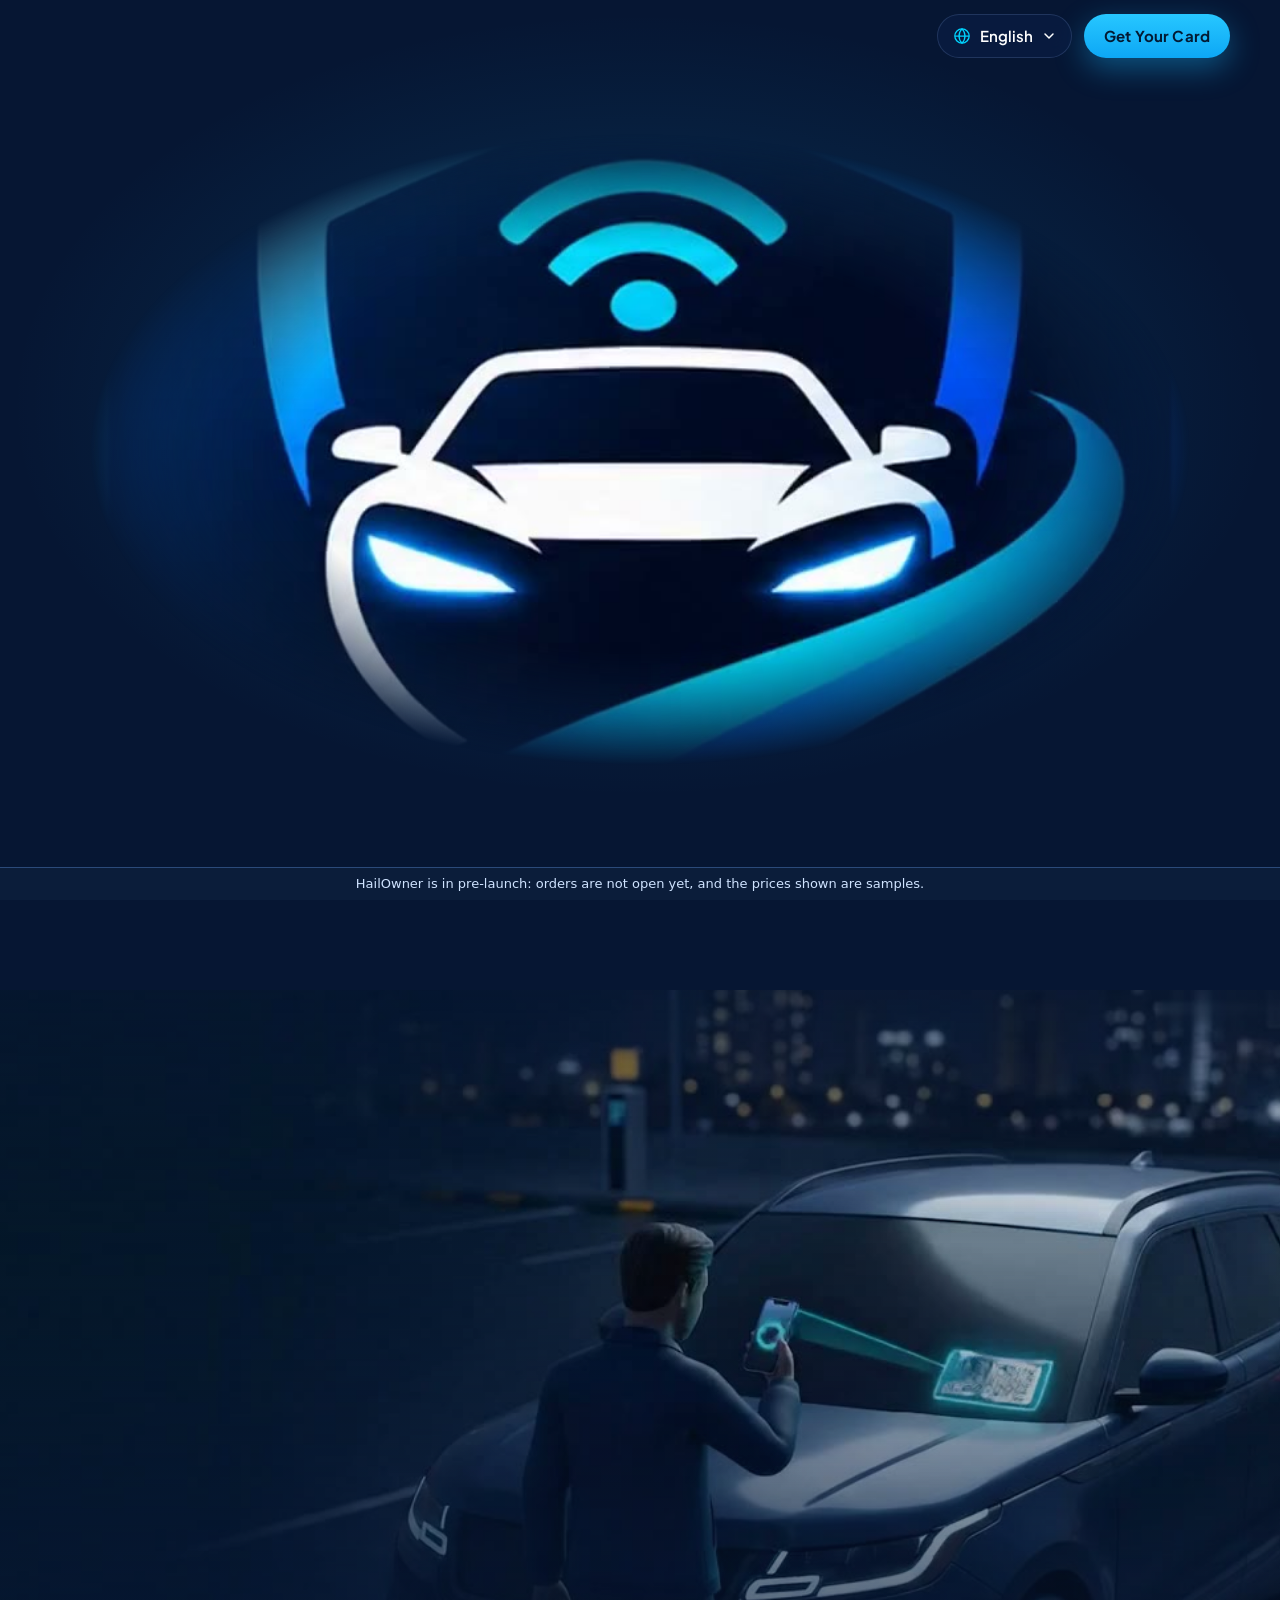
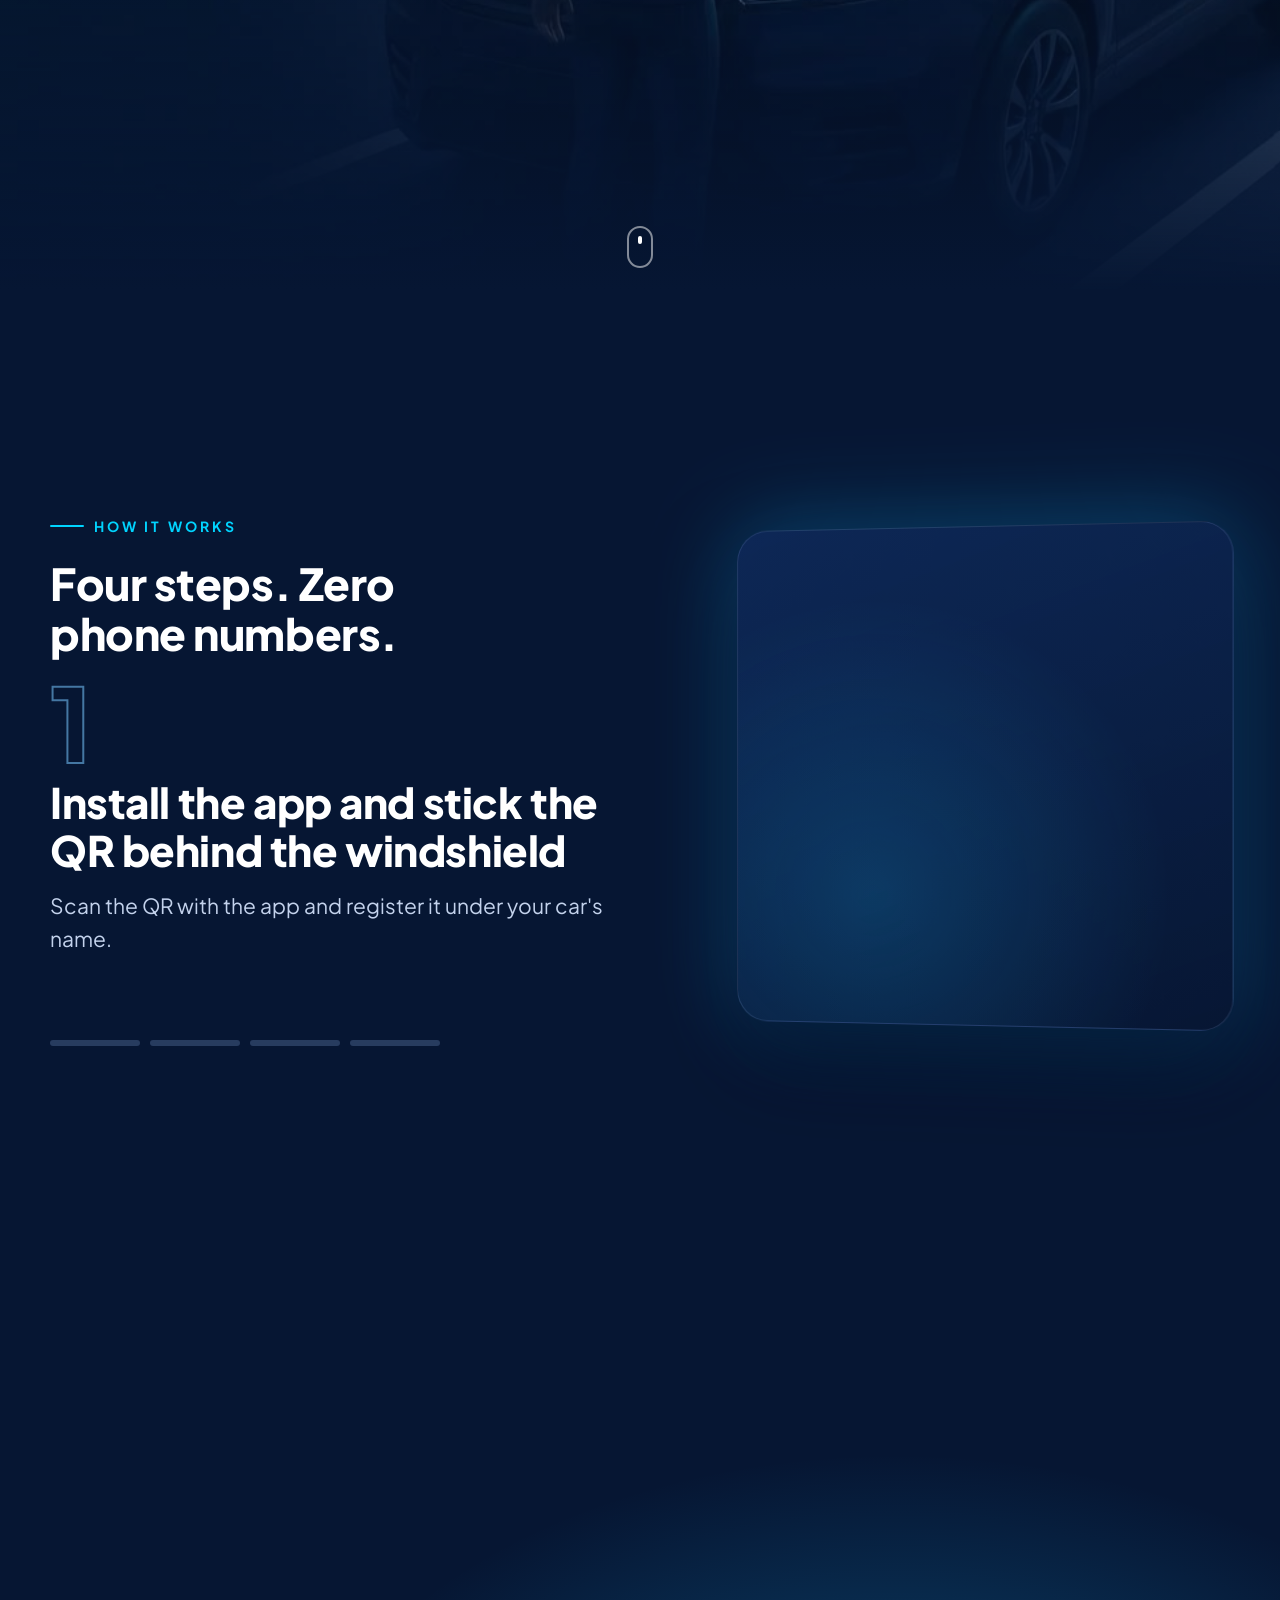
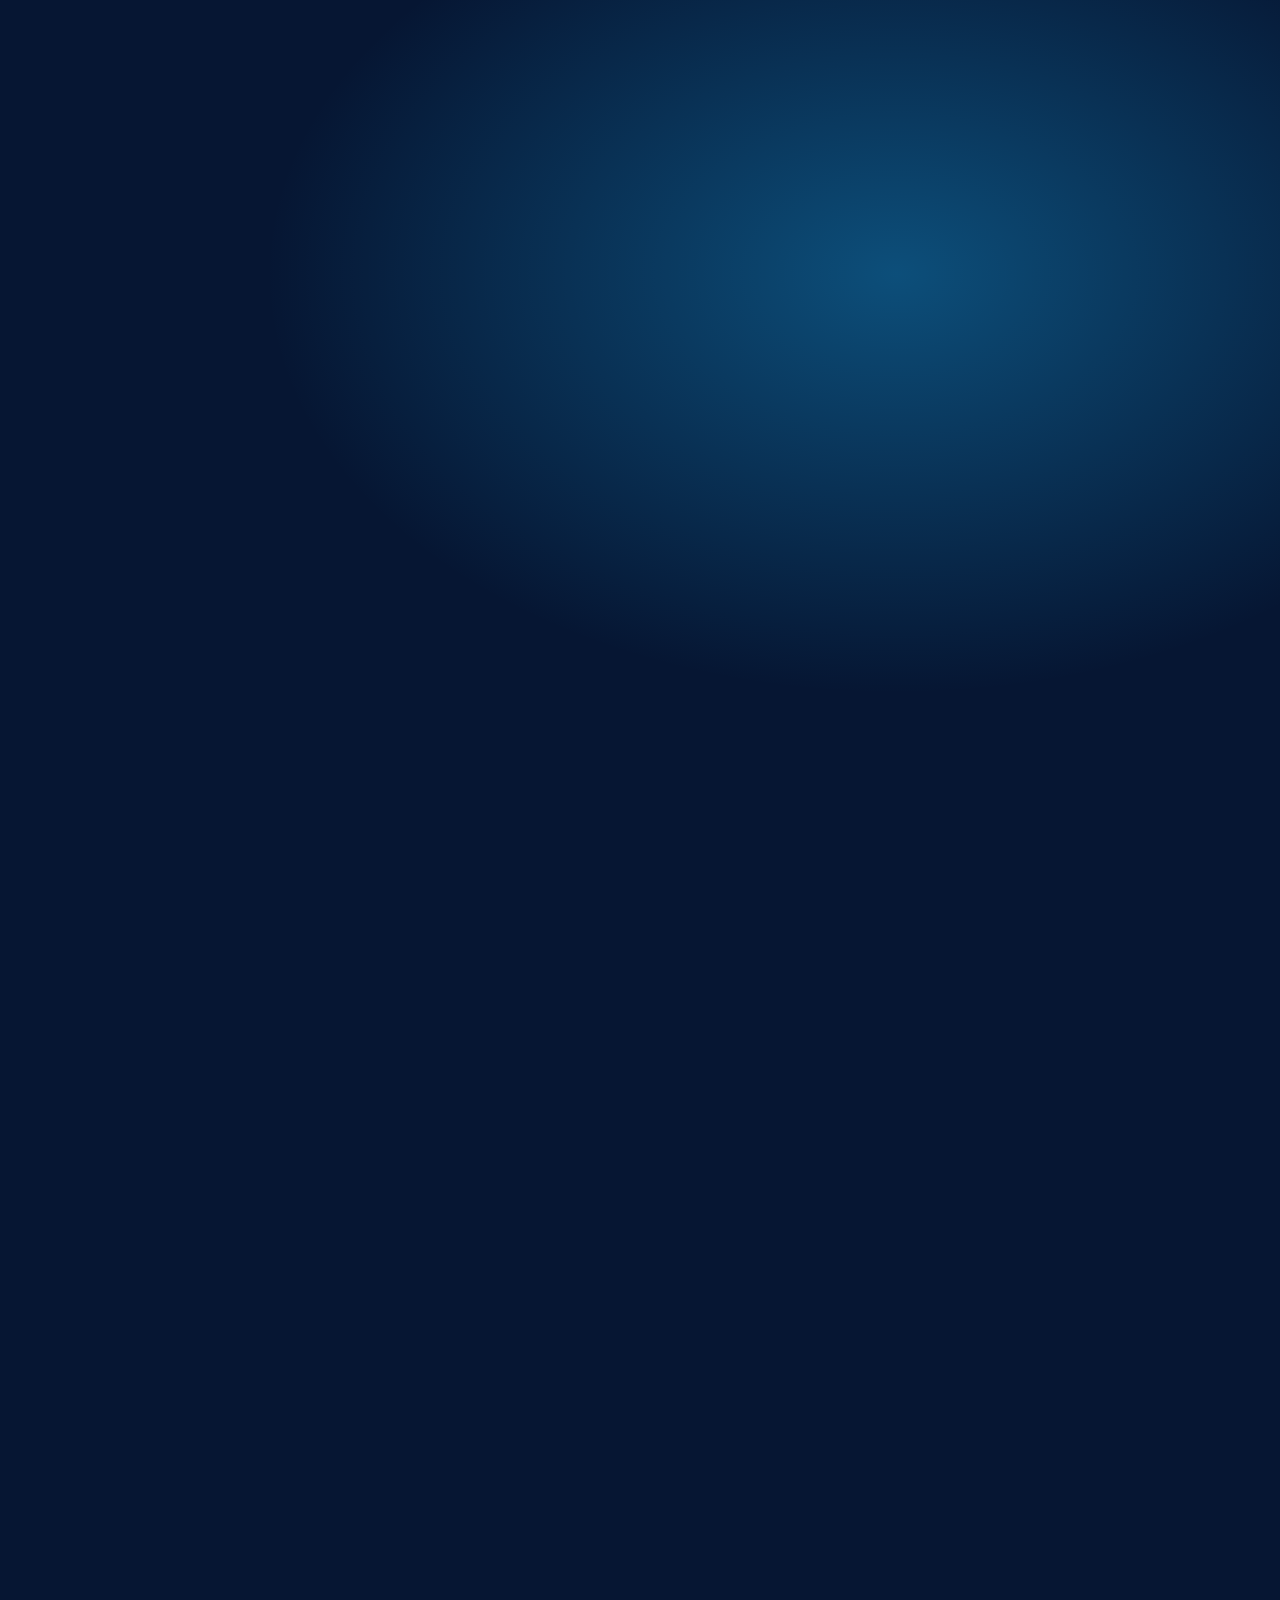
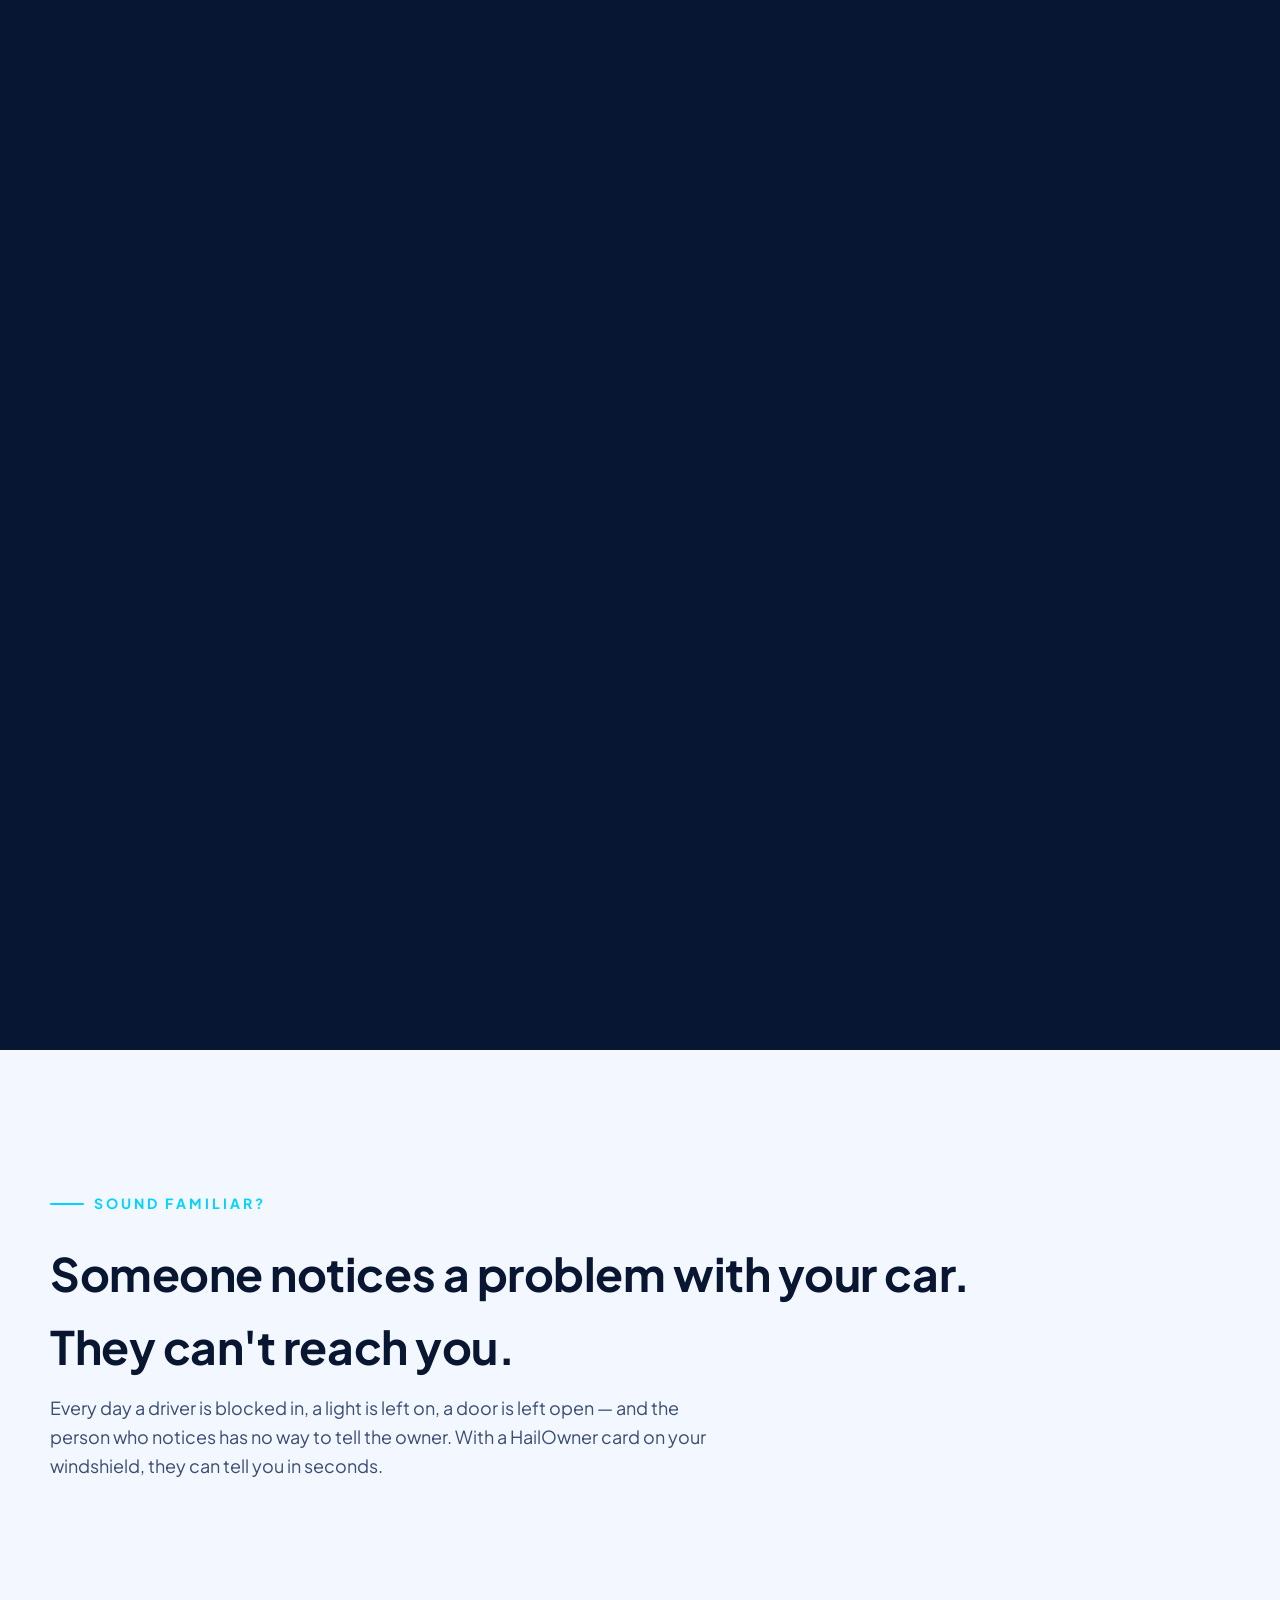
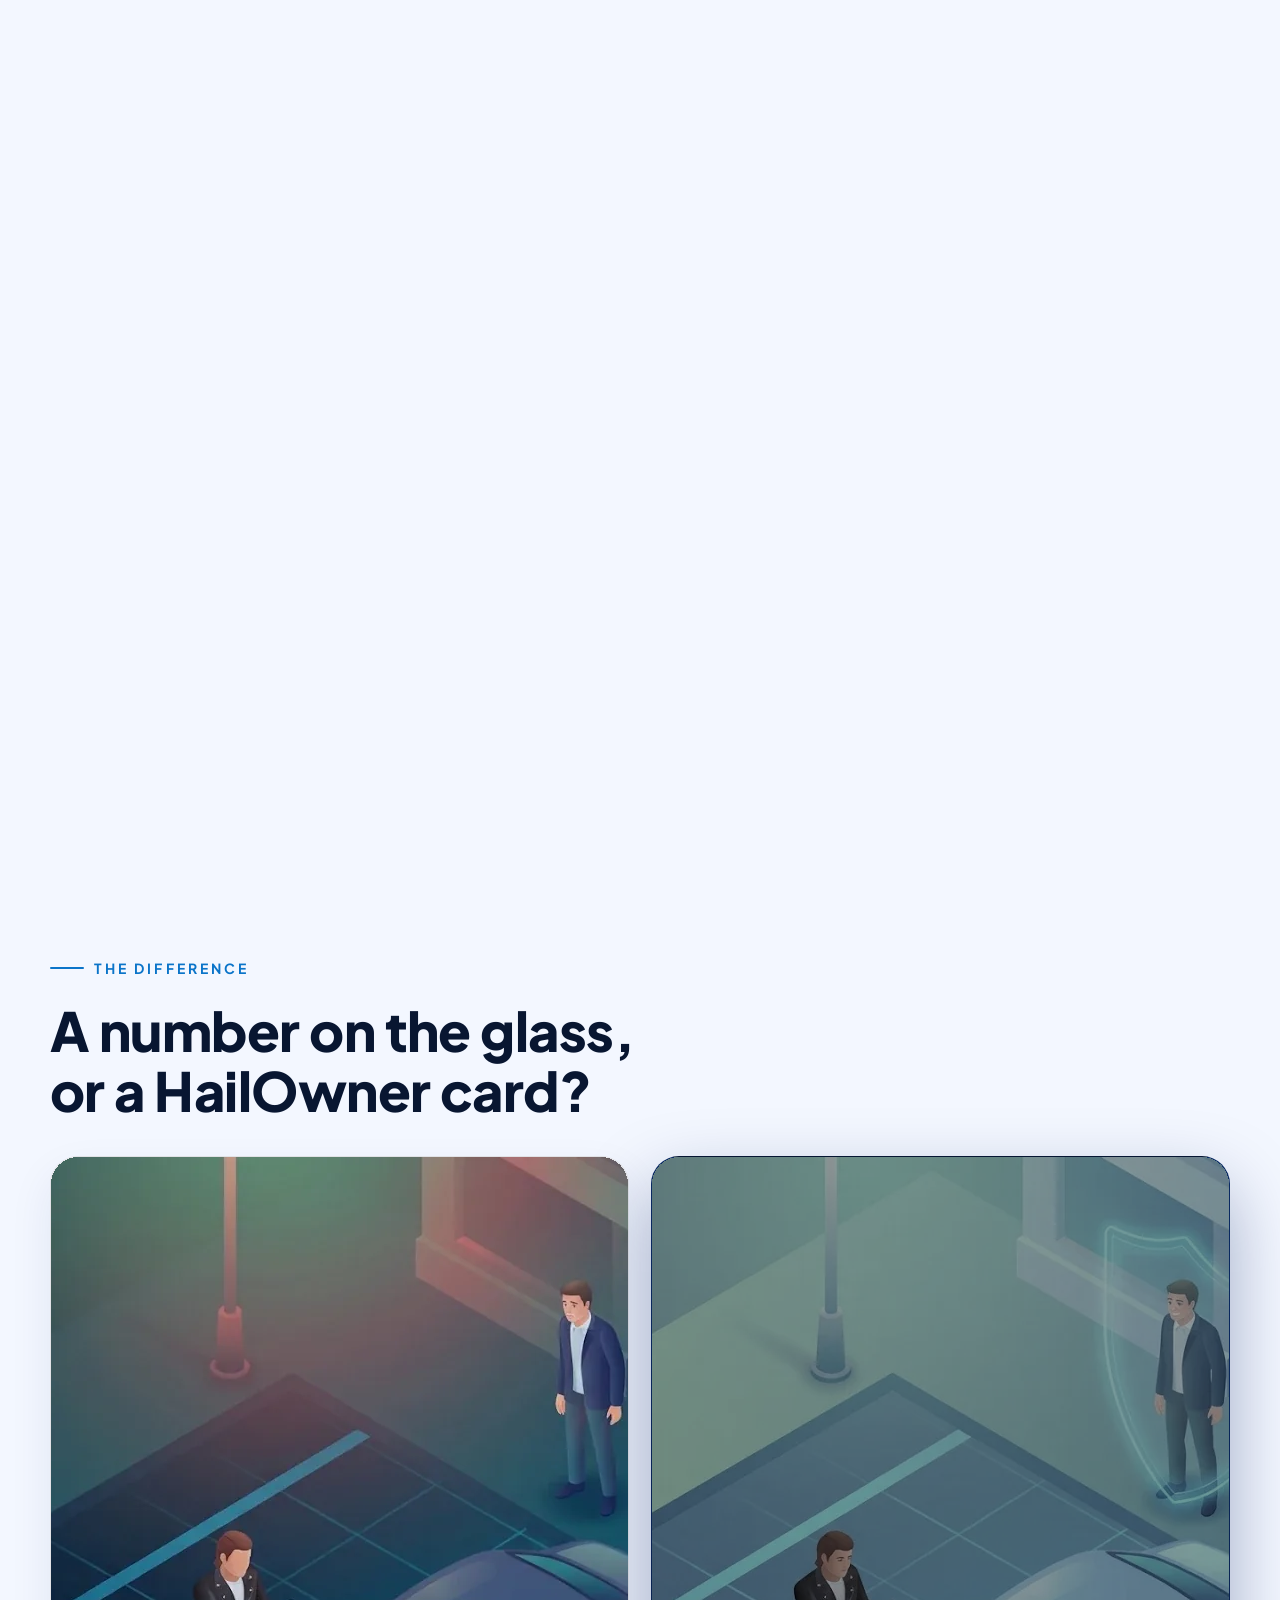
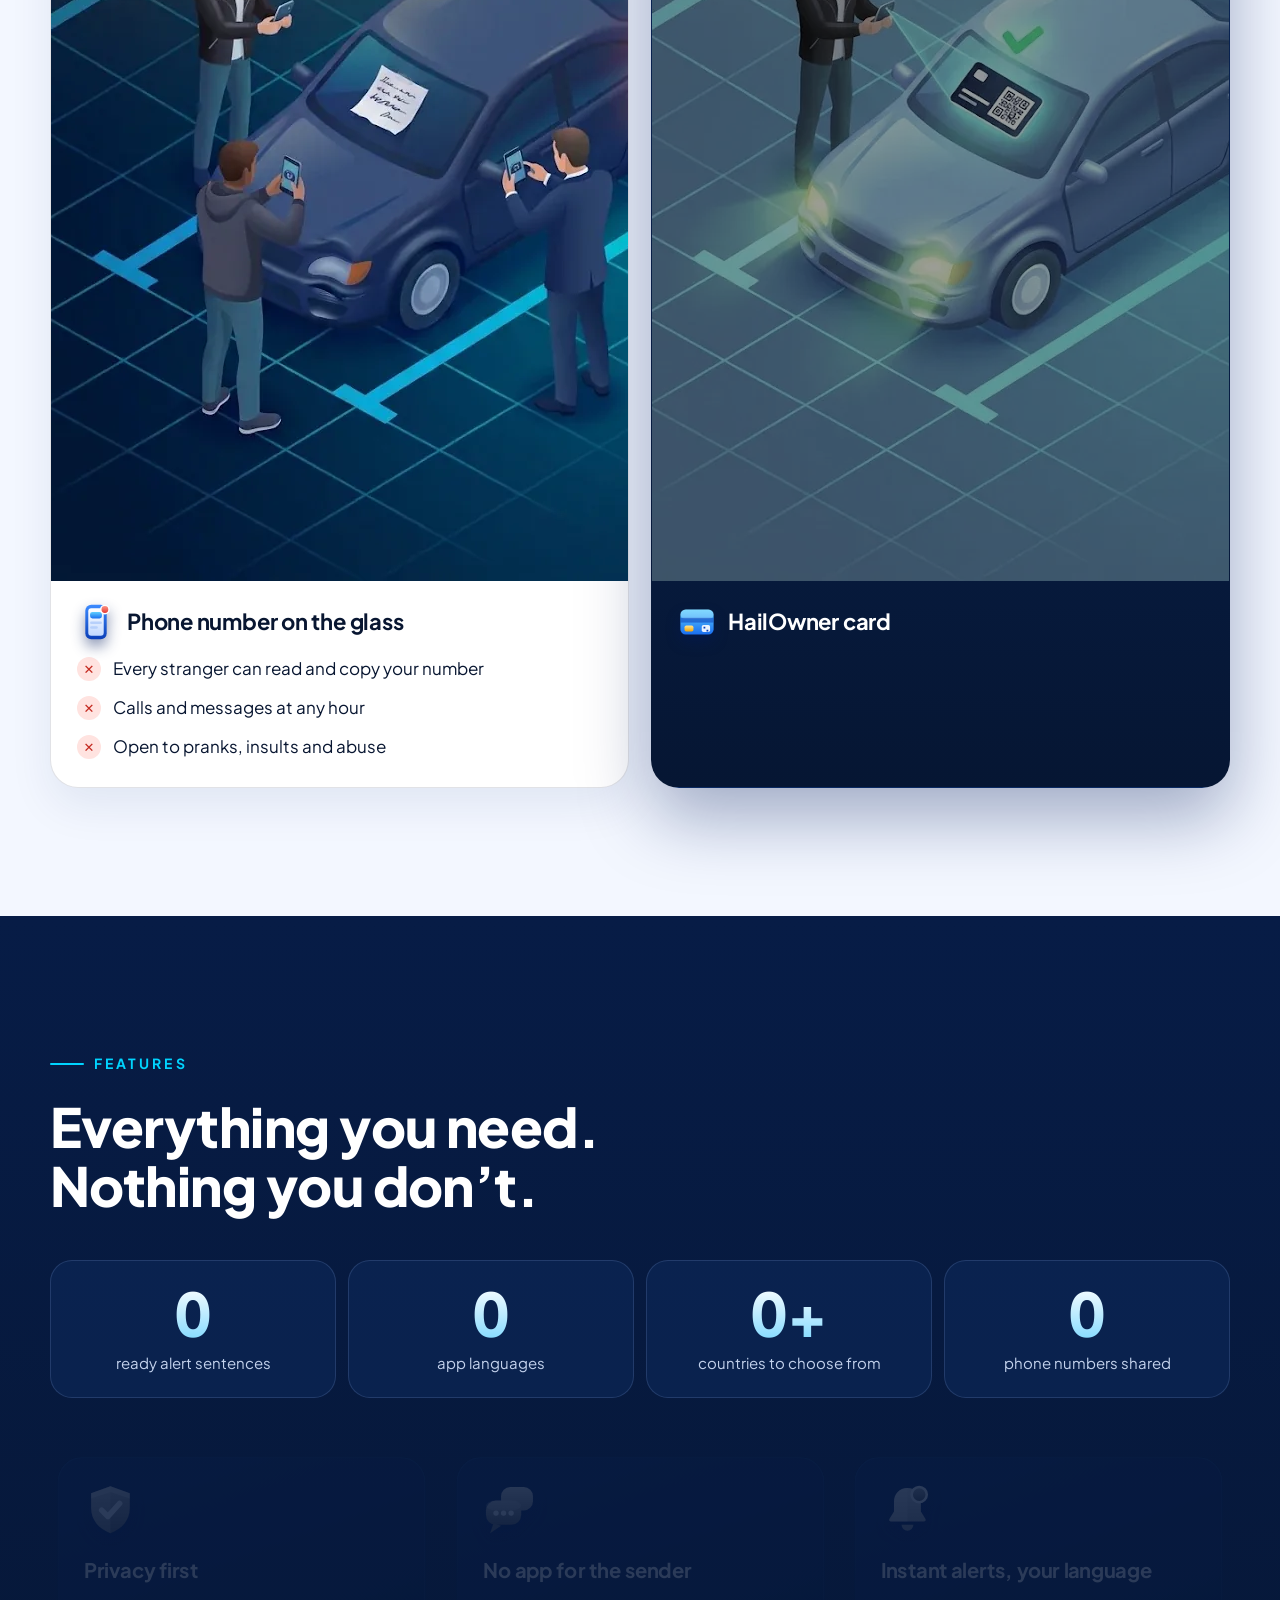
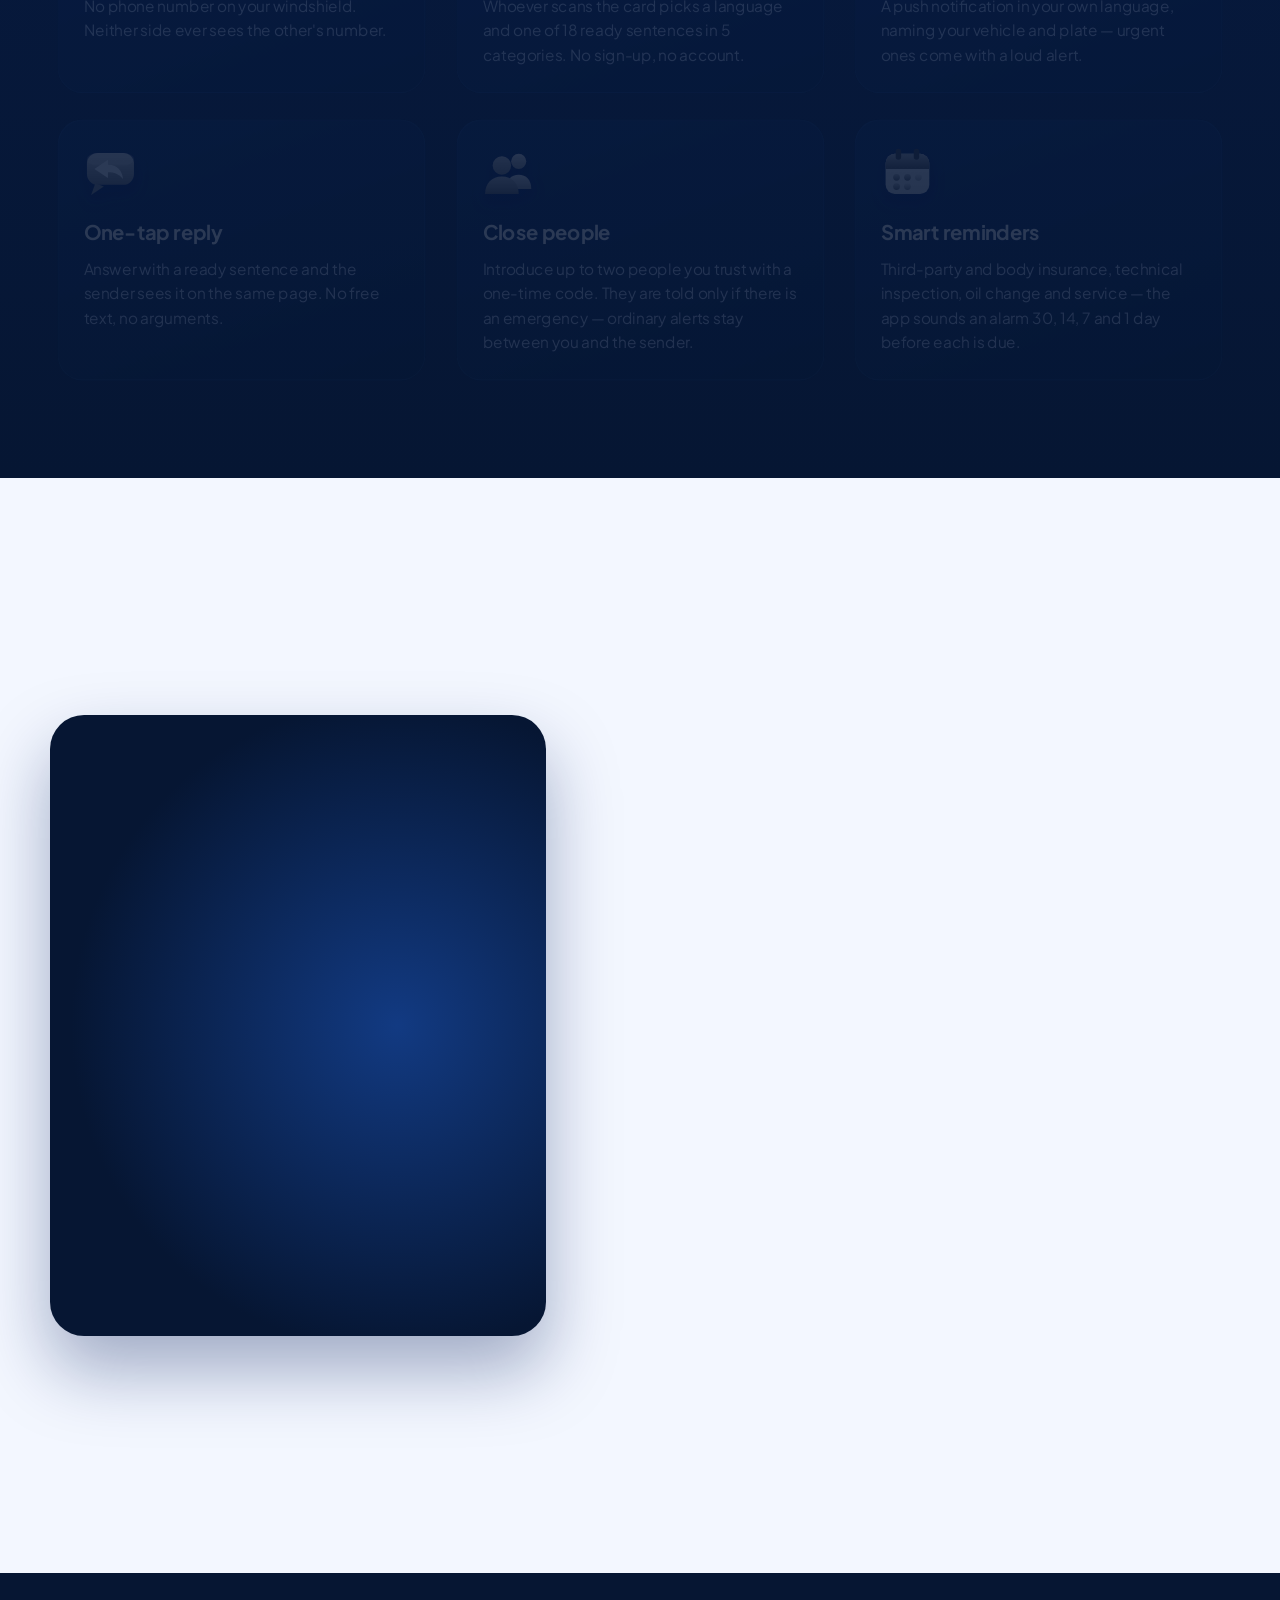
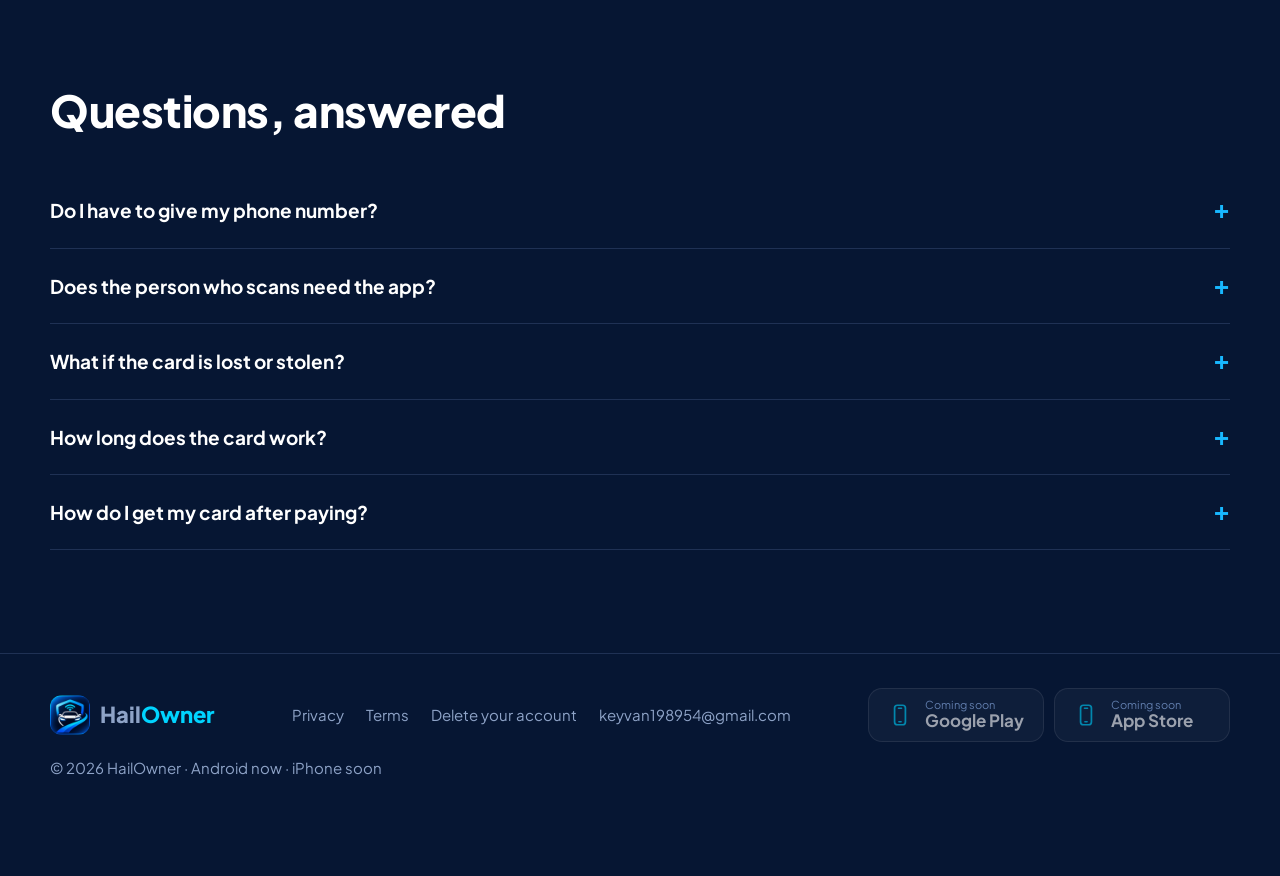
<file: index.html>
<!doctype html>
<html lang="en" dir="ltr">
<head>
<meta name="robots" content="noindex, nofollow">
  <meta charset="utf-8">
  <meta name="viewport" content="width=device-width, initial-scale=1">
  <title>HailOwner — Your Car. Always Connected.</title>
  <meta name="description" content="Put a HailOwner card on your car and anyone who notices a problem can tell you — without your phone number, identity or personal information.">
  <meta name="theme-color" content="#061633">
  <link rel="icon" type="image/png" sizes="32x32" href="favicon-32.png?v=2">
  <link rel="apple-touch-icon" href="favicon-180.png?v=2">
  <meta property="og:title" content="HailOwner — Your Car. Always Connected.">
  <meta property="og:description" content="Put a HailOwner card on your car and anyone who notices a problem can tell you in seconds — without your phone number.">
  <meta property="og:image" content="https://keyvan198954-cmd.github.io/hailowner-site/og-share.jpg">
  <meta property="og:image:width" content="1200">
  <meta property="og:image:height" content="630">
  <meta property="og:image:alt" content="HailOwner: a small card with a QR code and a phone showing an alert notification">
  <meta name="twitter:image" content="https://keyvan198954-cmd.github.io/hailowner-site/og-share.jpg">
  <meta property="og:url" content="https://keyvan198954-cmd.github.io/hailowner-site/">
  <meta property="og:type" content="website">
  <meta name="twitter:card" content="summary_large_image">
  <link rel="canonical" href="https://keyvan198954-cmd.github.io/hailowner-site/">
  <link rel="preconnect" href="https://fonts.googleapis.com">
  <link rel="preconnect" href="https://fonts.gstatic.com" crossorigin>
  <link href="https://fonts.googleapis.com/css2?family=Plus+Jakarta+Sans:wght@400;500;600;700;800&family=Vazirmatn:wght@400;500;600;700;800&family=Noto+Sans+Arabic:wght@400;500;600;700;800&display=swap" rel="stylesheet">
  <link rel="stylesheet" href="style.css?v=24">
  <link rel="stylesheet" href="v2.css?v=11">
</head>
<body class="v2">
<svg width="0" height="0" style="position:absolute" aria-hidden="true">
  <defs>
    <symbol id="i-shield" viewBox="0 0 24 24"><path d="M12 2.8 4.5 5.6v5.7c0 4.6 3.1 8.1 7.5 9.9 4.4-1.8 7.5-5.3 7.5-9.9V5.6L12 2.8Z" fill="none" stroke="currentColor" stroke-width="1.7" stroke-linejoin="round"/><path d="m8.6 11.9 2.4 2.4 4.5-4.7" fill="none" stroke="currentColor" stroke-width="1.7" stroke-linecap="round" stroke-linejoin="round"/></symbol>
    <symbol id="i-bell" viewBox="0 0 24 24"><path d="M6.2 16.8V11a5.8 5.8 0 0 1 11.6 0v5.8l1.6 1.7H4.6l1.6-1.7Z" fill="none" stroke="currentColor" stroke-width="1.7" stroke-linejoin="round"/><path d="M10 20.4a2.2 2.2 0 0 0 4 0" fill="none" stroke="currentColor" stroke-width="1.7" stroke-linecap="round"/></symbol>
    <symbol id="i-qr" viewBox="0 0 24 24"><path d="M4 8.2V5.6A1.6 1.6 0 0 1 5.6 4h2.6M15.8 4h2.6A1.6 1.6 0 0 1 20 5.6v2.6M20 15.8v2.6a1.6 1.6 0 0 1-1.6 1.6h-2.6M8.2 20H5.6A1.6 1.6 0 0 1 4 18.4v-2.6" fill="none" stroke="currentColor" stroke-width="1.7" stroke-linecap="round"/><rect x="7.8" y="7.8" width="3" height="3" rx=".5" fill="none" stroke="currentColor" stroke-width="1.5"/><rect x="13.2" y="7.8" width="3" height="3" rx=".5" fill="none" stroke="currentColor" stroke-width="1.5"/><rect x="7.8" y="13.2" width="3" height="3" rx=".5" fill="none" stroke="currentColor" stroke-width="1.5"/><path d="M13.4 13.4h2.8v2.8" fill="none" stroke="currentColor" stroke-width="1.5" stroke-linecap="round"/></symbol>
    <symbol id="i-nophone" viewBox="0 0 24 24"><circle cx="12" cy="12" r="8.6" fill="none" stroke="currentColor" stroke-width="1.7"/><path d="M5.9 18.1 18.1 5.9" stroke="currentColor" stroke-width="1.7" stroke-linecap="round"/><path d="M9.4 8.4c-.6.3-.9 1-.6 1.9.7 2 2.3 3.7 4.4 4.6.7.3 1.4 0 1.7-.6" fill="none" stroke="currentColor" stroke-width="1.5" stroke-linecap="round"/></symbol>
    <symbol id="i-car" viewBox="0 0 24 24"><path d="M5 11.2 6.9 6.6A1.9 1.9 0 0 1 8.7 5.4h6.6a1.9 1.9 0 0 1 1.8 1.2L19 11.2c1 .3 1.6 1.2 1.6 2.3v3.1c0 .5-.4.9-.9.9h-1.5a.9.9 0 0 1-.9-.9v-.7H6.7v.7a.9.9 0 0 1-.9.9H4.3a.9.9 0 0 1-.9-.9v-3.1c0-1.1.6-2 1.6-2.3Z" fill="none" stroke="currentColor" stroke-width="1.6" stroke-linejoin="round"/><circle cx="7.6" cy="14" r="1" fill="currentColor"/><circle cx="16.4" cy="14" r="1" fill="currentColor"/></symbol>
    <symbol id="i-globe" viewBox="0 0 24 24"><circle cx="12" cy="12" r="8.6" fill="none" stroke="currentColor" stroke-width="1.6"/><path d="M3.6 12h16.8M12 3.4c2.4 2.4 3.6 5.3 3.6 8.6s-1.2 6.2-3.6 8.6c-2.4-2.4-3.6-5.3-3.6-8.6s1.2-6.2 3.6-8.6Z" fill="none" stroke="currentColor" stroke-width="1.5"/></symbol>
    <symbol id="i-play" viewBox="0 0 24 24"><circle cx="12" cy="12" r="9.4" fill="none" stroke="currentColor" stroke-width="1.7"/><path d="m10 8.6 5.2 3.4-5.2 3.4V8.6Z" fill="currentColor"/></symbol>
    <symbol id="i-arrow" viewBox="0 0 24 24"><path d="M5 12h13M13 6.6 18.4 12 13 17.4" fill="none" stroke="currentColor" stroke-width="1.9" stroke-linecap="round" stroke-linejoin="round"/></symbol>
    <symbol id="i-chat" viewBox="0 0 24 24"><path d="M5 5.4h14a1.6 1.6 0 0 1 1.6 1.6v8.2a1.6 1.6 0 0 1-1.6 1.6h-7.2L8 20.4v-3.6H5A1.6 1.6 0 0 1 3.4 15.2V7A1.6 1.6 0 0 1 5 5.4Z" fill="none" stroke="currentColor" stroke-width="1.6" stroke-linejoin="round"/><path d="M8 10h8M8 13h5" stroke="currentColor" stroke-width="1.5" stroke-linecap="round"/></symbol>
    <symbol id="i-reply" viewBox="0 0 24 24"><path d="m9.6 6.2-5 5 5 5" fill="none" stroke="currentColor" stroke-width="1.8" stroke-linecap="round" stroke-linejoin="round"/><path d="M4.8 11.2h8.4a6 6 0 0 1 6 6" fill="none" stroke="currentColor" stroke-width="1.8" stroke-linecap="round"/></symbol>
    <symbol id="i-users" viewBox="0 0 24 24"><circle cx="9" cy="8.4" r="3.2" fill="none" stroke="currentColor" stroke-width="1.6"/><path d="M3.4 19c.3-3 2.7-5 5.6-5s5.3 2 5.6 5" fill="none" stroke="currentColor" stroke-width="1.6" stroke-linecap="round"/><path d="M15.4 5.6a3 3 0 0 1 0 5.6M17.6 14.4c1.8.6 3 2.3 3.2 4.6" fill="none" stroke="currentColor" stroke-width="1.5" stroke-linecap="round"/></symbol>
    <symbol id="i-calendar" viewBox="0 0 24 24"><rect x="4" y="5.4" width="16" height="14.6" rx="2.2" fill="none" stroke="currentColor" stroke-width="1.6"/><path d="M4 10h16M8.4 3.6v3.2M15.6 3.6v3.2" stroke="currentColor" stroke-width="1.6" stroke-linecap="round"/><path d="m9.4 14.6 1.7 1.7 3.5-3.6" fill="none" stroke="currentColor" stroke-width="1.5" stroke-linecap="round" stroke-linejoin="round"/></symbol>
    <symbol id="i-pulse" viewBox="0 0 24 24"><path d="M3.2 12.4h4l2.2-5.2 3.6 10.2 2.4-5h5.4" fill="none" stroke="currentColor" stroke-width="1.7" stroke-linecap="round" stroke-linejoin="round"/></symbol>
    <symbol id="i-swap" viewBox="0 0 24 24"><path d="M5 9h13M14.4 5.4 18 9l-3.6 3.6M19 15H6M9.6 11.4 6 15l3.6 3.6" fill="none" stroke="currentColor" stroke-width="1.7" stroke-linecap="round" stroke-linejoin="round"/></symbol>
    <symbol id="i-card" viewBox="0 0 24 24"><rect x="3.4" y="5.6" width="17.2" height="12.8" rx="2.4" fill="none" stroke="currentColor" stroke-width="1.6"/><path d="M3.8 10h16.4" stroke="currentColor" stroke-width="1.6"/><path d="M7 14.6h4" stroke="currentColor" stroke-width="1.6" stroke-linecap="round"/></symbol>
    <symbol id="i-phone" viewBox="0 0 24 24"><rect x="7" y="3" width="10" height="18" rx="2.6" fill="none" stroke="currentColor" stroke-width="1.6"/><path d="M10.6 5.8h2.8M11 18.2h2" stroke="currentColor" stroke-width="1.5" stroke-linecap="round"/></symbol>
    <symbol id="i-check" viewBox="0 0 24 24"><path d="m5.5 12.6 4.2 4.2 8.8-9.2" fill="none" stroke="currentColor" stroke-width="2.2" stroke-linecap="round" stroke-linejoin="round"/></symbol>
    <symbol id="i-sun" viewBox="0 0 24 24"><circle cx="12" cy="12" r="4" fill="none" stroke="currentColor" stroke-width="1.7"/><path d="M12 3v2.4M12 18.6V21M3 12h2.4M18.6 12H21M5.6 5.6l1.7 1.7M16.7 16.7l1.7 1.7M5.6 18.4l1.7-1.7M16.7 7.3l1.7-1.7" stroke="currentColor" stroke-width="1.7" stroke-linecap="round"/></symbol>
    <symbol id="i-lock" viewBox="0 0 24 24"><rect x="5" y="10.4" width="14" height="9.6" rx="2.2" fill="none" stroke="currentColor" stroke-width="1.7"/><path d="M8.2 10.4V8a3.8 3.8 0 0 1 7.6 0v2.4" fill="none" stroke="currentColor" stroke-width="1.7" stroke-linecap="round"/><circle cx="12" cy="15.2" r="1.3" fill="currentColor"/></symbol>
    <symbol id="i-alert" viewBox="0 0 24 24"><path d="M12 4.2 21 19.6H3L12 4.2Z" fill="none" stroke="currentColor" stroke-width="1.7" stroke-linejoin="round"/><path d="M12 10v4.2" stroke="currentColor" stroke-width="1.8" stroke-linecap="round"/><circle cx="12" cy="16.9" r="1.05" fill="currentColor"/></symbol>
    <symbol id="i-x" viewBox="0 0 24 24"><path d="M6.5 6.5l11 11M17.5 6.5l-11 11" fill="none" stroke="currentColor" stroke-width="2.4" stroke-linecap="round"/></symbol>
    <symbol id="i-download" viewBox="0 0 24 24"><path d="M12 4v11M7.6 11 12 15.4 16.4 11M5 19.4h14" fill="none" stroke="currentColor" stroke-width="1.8" stroke-linecap="round" stroke-linejoin="round"/></symbol>
    <!-- Colourful 3D-style icons (g-*): filled shapes, gradient body, soft highlight. The shadow comes from CSS (.ico3). -->
    <linearGradient id="g3b" x1="0" y1="0" x2="0" y2="1"><stop offset="0" stop-color="#5fd0ff"/><stop offset="1" stop-color="#1a6ff0"/></linearGradient>
    <linearGradient id="g3d" x1="0" y1="0" x2="0" y2="1"><stop offset="0" stop-color="#3c8bff"/><stop offset="1" stop-color="#0b3fb8"/></linearGradient>
    <linearGradient id="g3c" x1="0" y1="0" x2="0" y2="1"><stop offset="0" stop-color="#9af4ff"/><stop offset="1" stop-color="#16b4ee"/></linearGradient>
    <linearGradient id="g3w" x1="0" y1="0" x2="0" y2="1"><stop offset="0" stop-color="#ffffff"/><stop offset="1" stop-color="#c3d9ff"/></linearGradient>
    <linearGradient id="g3a" x1="0" y1="0" x2="0" y2="1"><stop offset="0" stop-color="#ffe591"/><stop offset="1" stop-color="#f5a300"/></linearGradient>
    <linearGradient id="g3g" x1="0" y1="0" x2="0" y2="1"><stop offset="0" stop-color="#86f5b0"/><stop offset="1" stop-color="#12a257"/></linearGradient>
    <linearGradient id="g3r" x1="0" y1="0" x2="0" y2="1"><stop offset="0" stop-color="#ff9d8c"/><stop offset="1" stop-color="#e2322c"/></linearGradient>
    <linearGradient id="g3p" x1="0" y1="0" x2="0" y2="1"><stop offset="0" stop-color="#c9a8ff"/><stop offset="1" stop-color="#6f45ee"/></linearGradient>
    <linearGradient id="g3s" x1="0" y1="0" x2="0" y2="1"><stop offset="0" stop-color="#e6eefc"/><stop offset="1" stop-color="#8ea6cc"/></linearGradient>

    <symbol id="g-shield" viewBox="0 0 64 64">
      <path d="M32 4 55 12.5v17.5C55 44.5 46 54.5 32 60 18 54.5 9 44.5 9 30V12.5Z" fill="url(#g3b)"/>
      <path d="M32 4 9 12.5V30C9 44.5 18 54.5 32 60Z" fill="#fff" opacity=".2"/>
      <path d="M32 4 55 12.5v6L32 11 9 18.5v-6Z" fill="#fff" opacity=".35"/>
      <path d="m21.5 32.5 7.5 7.5 14-15.5" fill="none" stroke="#fff" stroke-width="6.5" stroke-linecap="round" stroke-linejoin="round"/>
    </symbol>
    <symbol id="g-bell" viewBox="0 0 64 64">
      <path d="M32 6c-9.5 0-16 7-16 16.5V34l-5.5 9c-.8 1.5.2 3 2 3h39c1.8 0 2.800-1.500 2-3L48 34V22.500C48 13 41.500 6 32 6Z" fill="url(#g3a)"/>
      <path d="M32 6c-9.500 0-16 7-16 16.500V34l-5.500 9c-.800 1.500.200 3 2 3H32Z" fill="#fff" opacity=".25"/>
      <path d="M25 50a7 7 0 0 0 14 0Z" fill="#e08d00"/>
      <circle cx="46" cy="14" r="9" fill="url(#g3r)" stroke="#fff" stroke-width="3"/>
    </symbol>
    <symbol id="g-qr" viewBox="0 0 64 64">
      <rect x="6" y="6" width="52" height="52" rx="13" fill="url(#g3w)"/>
      <rect x="6" y="6" width="52" height="20" rx="13" fill="#fff" opacity=".5"/>
      <rect x="14" y="14" width="15" height="15" rx="4" fill="url(#g3d)"/><rect x="18.500" y="18.500" width="6" height="6" rx="1.500" fill="#fff"/>
      <rect x="35" y="14" width="15" height="15" rx="4" fill="url(#g3d)"/><rect x="39.500" y="18.500" width="6" height="6" rx="1.500" fill="#fff"/>
      <rect x="14" y="35" width="15" height="15" rx="4" fill="url(#g3d)"/><rect x="18.500" y="39.500" width="6" height="6" rx="1.500" fill="#fff"/>
      <rect x="35" y="35" width="7" height="7" rx="2" fill="url(#g3c)"/><rect x="44" y="35" width="6" height="7" rx="2" fill="url(#g3b)"/>
      <rect x="35" y="44" width="6" height="6" rx="2" fill="url(#g3b)"/><rect x="43" y="44" width="7" height="6" rx="2" fill="url(#g3c)"/>
    </symbol>
    <symbol id="g-nophone" viewBox="0 0 64 64">
      <rect x="14" y="4" width="30" height="52" rx="8" fill="url(#g3d)"/>
      <rect x="18" y="10" width="22" height="38" rx="4" fill="#0a2a6a"/>
      <rect x="14" y="4" width="30" height="16" rx="8" fill="#fff" opacity=".18"/>
      <circle cx="44" cy="44" r="16" fill="url(#g3r)" stroke="#fff" stroke-width="3.500"/>
      <path d="m34 54 20-20" stroke="#fff" stroke-width="5" stroke-linecap="round"/>
    </symbol>
    <symbol id="g-car" viewBox="0 0 64 64">
      <path d="M5 38c0-7 5-10 9-11l6-10c1.500-2.500 3.500-3 6.500-3h12c3 0 5 .5 6.500 3l6 10c4 1 9 4 9 11v7c0 3-2 4-4 4H9c-2 0-4-1-4-4Z" fill="url(#g3b)"/>
      <path d="M22 27l4-8h7v8Zm14 0v-8h5.500l4.500 8Z" fill="#e4f6ff"/>
      <path d="M5 38c0-7 5-10 9-11l6-10c1.500-2.500 3.500-3 6.500-3H32v30H5Z" fill="#fff" opacity=".16"/>
      <circle cx="19" cy="49" r="8" fill="#0a2a6a"/><circle cx="19" cy="49" r="3.500" fill="url(#g3w)"/>
      <circle cx="46" cy="49" r="8" fill="#0a2a6a"/><circle cx="46" cy="49" r="3.500" fill="url(#g3w)"/>
      <rect x="53" y="35" width="6" height="5" rx="2.500" fill="url(#g3a)"/>
    </symbol>
    <symbol id="g-bulb" viewBox="0 0 64 64">
      <path d="M32 4C20 4 12 13 12 24c0 7 3.500 11 7 15 2 2.500 3 4.500 3 7h20c0-2.500 1-4.500 3-7 3.500-4 7-8 7-15C52 13 44 4 32 4Z" fill="url(#g3a)"/>
      <ellipse cx="25" cy="18" rx="6" ry="9" fill="#fff" opacity=".45" transform="rotate(18 25 18)"/>
      <rect x="21" y="46" width="22" height="8" rx="3" fill="url(#g3s)"/>
      <rect x="24" y="54" width="16" height="6" rx="3" fill="#7f97bf"/>
      <path d="M26 30l6 6 6-6" fill="none" stroke="#c97a00" stroke-width="3" stroke-linecap="round" stroke-linejoin="round" opacity=".7"/>
    </symbol>
    <symbol id="g-lock" viewBox="0 0 64 64">
      <path d="M17 30V19a14 14 0 0 1 27-5" fill="none" stroke="url(#g3s)" stroke-width="7" stroke-linecap="round"/>
      <rect x="9" y="28" width="46" height="31" rx="9" fill="url(#g3g)"/>
      <rect x="9" y="28" width="46" height="13" rx="9" fill="#fff" opacity=".28"/>
      <circle cx="32" cy="43" r="5" fill="#0b5a2f"/><rect x="29.800" y="44" width="4.400" height="9" rx="2.200" fill="#0b5a2f"/>
    </symbol>
    <symbol id="g-alert" viewBox="0 0 64 64">
      <path d="M32 9 56 51H8Z" fill="url(#g3r)" stroke="url(#g3r)" stroke-width="8" stroke-linejoin="round"/>
      <path d="M32 9 20 30l24 0Z" fill="#fff" opacity=".18"/>
      <rect x="28.500" y="23" width="7" height="17" rx="3.500" fill="#fff"/><circle cx="32" cy="46.500" r="4" fill="#fff"/>
    </symbol>
    <symbol id="g-pulse" viewBox="0 0 64 64">
      <path d="M32 57C9 42 4 28 10 18 16 9 28 10 32 19 36 10 48 9 54 18c6 10 1 24-22 39Z" fill="url(#g3r)"/>
      <path d="M32 19C28 10 16 9 10 18c-1 2-2 4-2 7 8-8 18-8 24-1Z" fill="#fff" opacity=".3"/>
      <path d="M9 33h12l5-10 8 20 6-14h15" fill="none" stroke="#fff" stroke-width="4.500" stroke-linecap="round" stroke-linejoin="round"/>
    </symbol>
    <symbol id="g-card" viewBox="0 0 64 64">
      <rect x="4" y="11" width="56" height="42" rx="9" fill="url(#g3b)"/>
      <rect x="4" y="11" width="56" height="16" rx="9" fill="#fff" opacity=".22"/>
      <rect x="4" y="25" width="56" height="8" fill="#0b3fb8" opacity=".55"/>
      <rect x="11" y="38" width="15" height="10" rx="3" fill="url(#g3a)"/>
      <rect x="40" y="37" width="14" height="12" rx="3" fill="#fff" opacity=".9"/>
      <path d="M43 40h3v3h-3zM48 45h3v3h-3z" fill="#0b3fb8"/>
    </symbol>
    <symbol id="g-chat" viewBox="0 0 64 64">
      <rect x="22" y="5" width="38" height="28" rx="11" fill="url(#g3c)"/>
      <rect x="4" y="21" width="42" height="29" rx="12" fill="url(#g3b)"/>
      <path d="M13 48 9 60l13-9Z" fill="#2a7df2"/>
      <rect x="4" y="21" width="42" height="12" rx="12" fill="#fff" opacity=".22"/>
      <circle cx="16" cy="36" r="3.200" fill="#fff"/><circle cx="25" cy="36" r="3.200" fill="#fff"/><circle cx="34" cy="36" r="3.200" fill="#fff"/>
    </symbol>
    <symbol id="g-phone" viewBox="0 0 64 64">
      <rect x="14" y="3" width="36" height="58" rx="10" fill="url(#g3d)"/>
      <rect x="19" y="9" width="26" height="46" rx="5" fill="url(#g3w)"/>
      <rect x="22" y="15" width="20" height="11" rx="4" fill="url(#g3b)"/>
      <rect x="22" y="31" width="20" height="4.500" rx="2.200" fill="#b7d0fb"/><rect x="22" y="39" width="13" height="4.500" rx="2.200" fill="#b7d0fb"/>
      <circle cx="47" cy="11" r="7" fill="url(#g3r)" stroke="#fff" stroke-width="2.500"/>
    </symbol>
    <symbol id="g-reply" viewBox="0 0 64 64">
      <rect x="4" y="9" width="56" height="38" rx="13" fill="url(#g3g)"/>
      <path d="M14 45 9 59l15-10Z" fill="#17ad5e"/>
      <rect x="4" y="9" width="56" height="15" rx="13" fill="#fff" opacity=".25"/>
      <path d="M29 17 13 28l16 11v-7c8 0 13 2 18 8-1-10-7-17-18-17Z" fill="#fff"/>
    </symbol>
    <symbol id="g-users" viewBox="0 0 64 64">
      <circle cx="43" cy="19" r="9" fill="url(#g3c)"/>
      <path d="M28 52c0-11 6-17 15-17s15 6 15 17Z" fill="url(#g3c)"/>
      <circle cx="23" cy="24" r="11" fill="url(#g3b)"/>
      <path d="M3 58c0-13 8-21 20-21s20 8 20 21Z" fill="url(#g3b)"/>
      <circle cx="23" cy="24" r="11" fill="#fff" opacity=".16"/>
    </symbol>
    <symbol id="g-calendar" viewBox="0 0 64 64">
      <rect x="6" y="10" width="52" height="48" rx="11" fill="url(#g3w)"/>
      <path d="M6 28V21a11 11 0 0 1 11-11h30a11 11 0 0 1 11 11v7Z" fill="url(#g3p)"/>
      <rect x="18" y="4" width="6.500" height="13" rx="3.200" fill="#4b2fb5"/><rect x="39.500" y="4" width="6.500" height="13" rx="3.200" fill="#4b2fb5"/>
      <circle cx="19" cy="38" r="4" fill="url(#g3b)"/><circle cx="32" cy="38" r="4" fill="url(#g3b)"/><circle cx="45" cy="38" r="4" fill="url(#g3a)"/>
      <circle cx="19" cy="49" r="4" fill="url(#g3b)"/><circle cx="32" cy="49" r="4" fill="url(#g3g)"/>
    </symbol>
    <symbol id="g-swap" viewBox="0 0 64 64">
      <path d="M6 15h31V6l21 14-21 14v-9H6Z" fill="url(#g3b)"/>
      <path d="M58 39H27v-9L6 44l21 14v-9h31Z" fill="url(#g3c)"/>
      <path d="M6 15h31V6l21 14-4 3H6Z" fill="#fff" opacity=".22"/>
    </symbol>
    <symbol id="g-globe" viewBox="0 0 64 64">
      <circle cx="32" cy="32" r="27" fill="url(#g3b)"/>
      <path d="M15 20c6-8 17-9 20-2 2 6-4 10-9 10-6 0-14 1-11-8ZM37 38c6-3 13 1 11 9-2 6-10 9-14 4-3-5-2-11 3-13Z" fill="url(#g3g)"/>
      <ellipse cx="32" cy="32" rx="12" ry="27" fill="none" stroke="#fff" stroke-width="2" opacity=".4"/>
      <ellipse cx="23" cy="17" rx="13" ry="8" fill="#fff" opacity=".22" transform="rotate(-30 23 17)"/>
    </symbol>
  </defs>
</svg>

<header class="v2-nav" id="v2Nav">
  <div class="wrap v2-nav__bar">
    <a class="v2-brand" id="v2Brand" href="#v2Hero" aria-label="HailOwner"><img src="mark-192.png?v=2" width="40" height="40" alt=""><span>Hail<span>Owner</span></span></a>
    <div class="v2-nav__tools">
      <div class="v2-langmenu" id="v2LangMenu">
        <button type="button" class="v2-langbtn" id="v2LangBtn" aria-haspopup="listbox" aria-expanded="false" aria-controls="v2LangList" aria-label="Language">
          <svg class="v2-langbtn__globe" aria-hidden="true"><use href="#i-globe"/></svg>
          <span id="v2LangCur">English</span>
          <svg class="v2-langbtn__chev" viewBox="0 0 24 24" aria-hidden="true"><path d="m6 9 6 6 6-6" fill="none" stroke="currentColor" stroke-width="2.2" stroke-linecap="round" stroke-linejoin="round"/></svg>
        </button>
        <ul class="v2-langlist" id="v2LangList" role="listbox" aria-label="Language">
          <li role="presentation"><button type="button" role="option" data-lang="en" lang="en" aria-selected="true">English</button></li>
          <li role="presentation"><button type="button" role="option" data-lang="fa" lang="fa" aria-selected="false">فارسی</button></li>
          <li role="presentation"><button type="button" role="option" data-lang="ar" lang="ar" aria-selected="false">العربية</button></li>
          <li role="presentation"><button type="button" role="option" data-lang="ckb" lang="ckb" aria-selected="false">کوردی (سۆرانی)</button></li>
          <li role="presentation"><button type="button" role="option" data-lang="tr" lang="tr" aria-selected="false">Türkçe</button></li>
        </ul>
      </div>
      <a class="btn btn--primary btn--sm" href="#v2Buy" data-i18n="cta_card">Get Your Card</a>
    </div>
  </div>
</header>

<main>
<!-- INTRO: the animated logo plays on open, then shrinks into the corner brand while you scroll (v2.js, js-driven) -->
<section class="v2-intro" id="v2Intro" aria-label="HailOwner">
  <div class="v2-intro__pin">
    <div class="v2-intro__box" id="v2IntroBox">
      <video id="v2IntroVid" muted playsinline preload="auto" poster="anilogo-poster.jpg" aria-hidden="true" tabindex="-1"><source src="anilogo-clean.mp4" type="video/mp4"></video>
    </div>
    <span class="v2-cue" aria-hidden="true"></span>
  </div>
</section>

<!-- HERO -->

<section class="v2-hero" id="v2Hero">
  <div class="v2-hero__media"><!-- the background video (hero-scrub.mp4, a keyframe on every frame) is loaded and played by scroll in v2.js -->
    <video class="v2-hero__video" id="v2Video" muted playsinline preload="none" poster="hero-poster.jpg" aria-hidden="true" tabindex="-1"></video></div>
  <div class="v2-hero__body">
    <p class="v2-eyebrow sc" style="--a:.05;--d:.14" data-i18n="hero_eyebrow">Smarter • Safer • Connected</p>
    <h1 class="sc" style="--a:.12;--d:.18" data-i18n="hero_title">A small card that<br>brings big <span>safety.</span></h1>
    <p class="v2-hero__lead sc" style="--a:.22;--d:.16" data-i18n="hero_lead">Put a HailOwner card on your windshield. If anything goes wrong with your car, anyone nearby can tell you in seconds — without ever knowing your phone number.</p>
    <div class="v2-hero__cta sc" style="--a:.3;--d:.14">
      <a class="btn btn--primary btn--lg" href="#v2Buy" data-i18n="cta_card">Get Your Card</a>
      <a class="btn btn--ghost btn--lg" href="#v2Story" data-i18n="cta_how">See How It Works</a>
    </div>
    <ul class="v2-pills sc" style="--a:.36;--d:.12">
      <li><svg><use href="#i-lock"/></svg><span data-i18n="v2_pill1">No phone number shared</span></li>
      <li><svg><use href="#i-qr"/></svg><span data-i18n="v2_pill2">Scanner needs no app</span></li>
      <li><svg><use href="#i-globe"/></svg><span data-i18n="v2_pill3">18 languages</span></li>
    </ul>
  </div>
  <span class="v2-cue" aria-hidden="true"></span>
</section>

<!-- PINNED STORY: four steps, the picture is built piece by piece -->
<section class="v2-story" id="v2Story" data-step="0" aria-labelledby="v2StoryTitle">
  <div class="v2-story__pin">
    <div class="v2-story__grid">
      <header class="v2-story__head">
        <p class="v2-eyebrow" data-i18n="h_eyebrow">How it works</p>
        <h2 id="v2StoryTitle" data-i18n="h_title">Four steps. You get told. Your number stays hidden.</h2>
      </header>
      <div>
        <div class="v2-story__text">
          <article class="v2-step is-on"><div class="v2-step__n">1</div><h3 data-i18n="s1_t">You put the card on your car</h3><p data-i18n="s1_p"></p></article>
          <article class="v2-step"><div class="v2-step__n">2</div><h3 data-i18n="s2_t">Someone sees a problem and scans it</h3><p data-i18n="s2_p"></p></article>
          <article class="v2-step"><div class="v2-step__n">3</div><h3 data-i18n="s3_t">They pick a ready message</h3><p data-i18n="s3_p"></p></article>
          <article class="v2-step"><div class="v2-step__n">4</div><h3 data-i18n="s4_t">You get the alert</h3><p data-i18n="s4_p"></p></article>
        </div>
        <div class="v2-rail" role="group" aria-label="Steps">
          <button type="button" aria-label="1"></button><button type="button" aria-label="2"></button><button type="button" aria-label="3"></button><button type="button" aria-label="4"></button>
        </div>
      </div>
      <div class="v2-stage">
        <div class="v2-board" id="v2Board" aria-hidden="true">
          <!-- Optional: when howitworks.mp4 exists, v2.js plays it by scroll and hides the drawn parts below. -->
          <video class="b-video" id="v2Vid" muted playsinline preload="auto" tabindex="-1"></video>
          <svg class="b-lines" viewBox="0 0 100 100">
            <path class="ln sc" style="--a:.3;--d:.16" pathLength="1" d="M66 63 L40 60"/>
            <path class="ln sc" style="--a:.54;--d:.2" pathLength="1" d="M78 50 L78 34"/>
          </svg>
          <svg class="ico3 b-car sc" style="--a:0;--d:.16"><use href="#g-car"/></svg>
          <svg class="ico3 b-card sc" style="--a:.1;--d:.14"><use href="#g-card"/></svg>
          <svg class="ico3 b-shield sc" style="--a:.19;--d:.08"><use href="#g-shield"/></svg>
          <svg class="ico3 b-scan sc" style="--a:.27;--d:.16"><use href="#g-phone"/></svg>
          <svg class="ico3 b-qr sc" style="--a:.38;--d:.1"><use href="#g-qr"/></svg>
          <div class="b-chip sc" style="--a:.52;--d:.14"><svg class="ico3"><use href="#g-bulb"/></svg><span data-i18n="u2_t">Lights left on?</span></div>
          <svg class="ico3 b-owner sc" style="--a:.72;--d:.12"><use href="#g-phone"/></svg>
          <div class="b-note sc" style="--a:.82;--d:.1"><svg class="ico3"><use href="#g-bell"/></svg><div><small>HailOwner · <span data-i18n="d_now">now</span></small><b data-i18n="d_car">Your BMW X3</b><span data-i18n="u2_t">Lights left on?</span></div></div>
          <div class="b-hid sc" style="--a:.91;--d:.09"><svg class="ico3"><use href="#g-nophone"/></svg><span data-i18n="d_hid_t">Number hidden</span></div>
        </div>
      </div>
    </div>
  </div>
</section>

<!-- LIGHT BAND: the problem (solved one by one) and the difference -->
<section class="v2-light v2-pinsec" id="v2Why" data-pin>
  <div class="v2-pinsec__pin"><div class="wrap">
    <header>
      <p class="v2-eyebrow" data-i18n="story_eyebrow">Sound familiar?</p>
      <h2 data-i18n="story_title">Someone notices a problem with your car.<br>They can't reach you.</h2>
      <p class="v2-lead" data-i18n="story_lead"></p>
    </header>
    <div class="v2-scenes">
      <figure class="v2-scene sc" style="--a:.05;--d:.15"><img src="story-blocked.webp" alt="" loading="lazy" decoding="async"><span class="v2-tick"><svg><use href="#i-check"/></svg></span><figcaption><b data-i18n="u1_t">Parked wrongly?</b><small data-i18n="u1_s">Someone can tell you</small></figcaption></figure>
      <figure class="v2-scene sc" style="--a:.27;--d:.15"><img src="story-lights.webp" alt="" loading="lazy" decoding="async"><span class="v2-tick"><svg><use href="#i-check"/></svg></span><figcaption><b data-i18n="u2_t">Lights left on?</b><small data-i18n="u2_s">A passer-by can tell you</small></figcaption></figure>
      <figure class="v2-scene sc" style="--a:.49;--d:.15"><img src="story-door.webp" alt="" loading="lazy" decoding="async"><span class="v2-tick"><svg><use href="#i-check"/></svg></span><figcaption><b data-i18n="u3_t">Door open or a problem?</b><small data-i18n="u3_s">Someone can tell you</small></figcaption></figure>
      <figure class="v2-scene sc" style="--a:.71;--d:.15"><img src="story-damage.webp" alt="" loading="lazy" decoding="async"><span class="v2-tick"><svg><use href="#i-check"/></svg></span><figcaption><b data-i18n="u4_t">Accident or damage?</b><small data-i18n="u4_s">A witness can tell you</small></figcaption></figure>
    </div>
    <div class="v2-dots" aria-hidden="true"><i class="sc" style="--a:.05;--d:.2"></i><i class="sc" style="--a:.27;--d:.2"></i><i class="sc" style="--a:.49;--d:.2"></i><i class="sc" style="--a:.71;--d:.2"></i></div>
  </div></div>
</section>

<!-- THE DIFFERENCE: number on the glass or the card -->
<section class="v2-light v2-band" id="v2Cmp">
  <div class="wrap">
    <header class="reveal">
      <p class="v2-eyebrow" data-i18n="cmp_eyebrow">The difference</p>
      <h2 data-i18n="cmp_title">A number on the glass, or a HailOwner card?</h2>
    </header>
    <div class="v2-cmp" data-scrub>
      <div class="v2-cmp__col v2-cmp__col--old sc" style="--a:0;--d:.4">
        <div class="v2-cmp__pic"><img src="cmp-old.webp" width="825" height="1024" loading="lazy" decoding="async" alt=""><span class="v2-stamp v2-stamp--x sc" style="--a:.28;--d:.14">✕</span></div>
        <h3><svg class="ico3"><use href="#g-phone"/></svg><span data-i18n="cmp_old_h">Phone number on the glass</span></h3>
        <ul><li data-i18n="cmp_o1">Every stranger can read and copy your number</li><li data-i18n="cmp_o2">Calls and messages at any hour</li><li data-i18n="cmp_o4">Open to pranks, insults and abuse</li></ul>
      </div>
      <div class="v2-cmp__col v2-cmp__col--new sc" style="--a:.2;--d:.5">
        <div class="v2-cmp__pic"><img src="cmp-new.webp" width="825" height="1024" loading="lazy" decoding="async" alt=""><span class="v2-stamp v2-stamp--ok sc" style="--a:.78;--d:.14">✓</span></div>
        <h3><svg class="ico3"><use href="#g-card"/></svg><span data-i18n="cmp_new_h">HailOwner card</span></h3>
        <ul>
          <li class="sc" style="--a:.3;--d:.18" data-i18n="cmp_n1">Your number is never shown, to anyone</li>
          <li class="sc" style="--a:.5;--d:.18" data-i18n="cmp_n2">18 ready, polite sentences — no free text</li>
          <li class="sc" style="--a:.7;--d:.18" data-i18n="cmp_n4">A loud alert that names your car, with a one-tap reply</li>
        </ul>
      </div>
    </div>
  </div>
</section>

<!-- FEATURES -->
<section class="v2-feat" id="v2Feat">
  <div class="wrap">
    <header class="reveal">
      <p class="v2-eyebrow" data-i18n="f_eyebrow">Features</p>
      <h2 data-i18n="v2_feat_title">Everything you need. Nothing you don’t.</h2>
    </header>
    <div class="v2-stats" data-scrub>
      <div class="v2-stat"><b data-count="18">18</b><span data-i18n="st1">ready alert sentences</span></div>
      <div class="v2-stat"><b data-count="18">18</b><span data-i18n="st2">app languages</span></div>
      <div class="v2-stat"><b data-count="200" data-suffix="+">200+</b><span data-i18n="st3">countries to choose from</span></div>
      <div class="v2-stat"><b>0</b><span data-i18n="st4">phone numbers shared</span></div>
    </div>
    <div class="v2-cards" data-scrub>
      <article class="v2-card sc" style="--a:0;--d:.28"><svg class="ico3"><use href="#g-shield"/></svg><h3 data-i18n="f1_t">Privacy first</h3><p data-i18n="f1_p"></p></article>
      <article class="v2-card sc" style="--a:.1;--d:.28"><svg class="ico3"><use href="#g-chat"/></svg><h3 data-i18n="f2_t">No app for the sender</h3><p data-i18n="f2_p"></p></article>
      <article class="v2-card sc" style="--a:.2;--d:.28"><svg class="ico3"><use href="#g-bell"/></svg><h3 data-i18n="f3_t">Instant alerts</h3><p data-i18n="f3_p"></p></article>
      <article class="v2-card sc" style="--a:.3;--d:.28"><svg class="ico3"><use href="#g-reply"/></svg><h3 data-i18n="f4_t">One-tap reply</h3><p data-i18n="f4_p"></p></article>
      <article class="v2-card sc" style="--a:.4;--d:.28"><svg class="ico3"><use href="#g-users"/></svg><h3 data-i18n="f5_t">Close people</h3><p data-i18n="f5_p"></p></article>
      <article class="v2-card sc" style="--a:.5;--d:.28"><svg class="ico3"><use href="#g-calendar"/></svg><h3 data-i18n="f6_t">Smart reminders</h3><p data-i18n="f6_p"></p></article>
    </div>
  </div>
</section>

<!-- BUY -->
<section class="v2-light v2-band" id="v2Buy" data-scrub>
  <div class="wrap v2-buy__grid">
    <div class="v2-buy__pic sc" style="--a:0;--d:.55">
      <img src="card-float.webp" width="1024" height="687" loading="lazy" decoding="async" alt="">
      <div class="v2-done sc" style="--a:.55;--d:.2"><svg><use href="#i-check"/></svg><span data-i18n="v2_done">Your car is now reachable</span></div>
    </div>
    <div class="reveal">
      <p class="v2-eyebrow" data-i18n="g_eyebrow">Buy a card</p>
      <h2 data-i18n="v2_buy_title">Get your HailOwner card</h2>
      <p class="v2-lead" data-i18n="v2_buy_lead">Put it on your car and anyone who notices a problem can tell you in seconds. Your number is never shown.</p>
      <div class="v2-tiers" role="group" aria-label="Cards">
        <button type="button" class="v2-tier" data-tier="1" aria-pressed="true"><b data-i18n="v2_t1">1 card</b><strong>$9</strong></button>
        <button type="button" class="v2-tier" data-tier="2" aria-pressed="false"><b data-i18n="v2_t2">2 cards</b><strong>$16</strong></button>
        <button type="button" class="v2-tier" data-tier="3" aria-pressed="false"><em data-i18n="v2_best">Best value</em><b data-i18n="v2_t3">5 cards</b><strong>$35</strong></button>
      </div>
      <p class="v2-sample" data-i18n="v2_sample">Sample prices for this preview. Real prices come before launch.</p>
      <div class="v2-order">
        <a class="btn btn--wa btn--lg" id="v2Wa" href="https://wa.me/" target="_blank" rel="noopener"><span data-i18n="v2_wa">Order on WhatsApp</span></a>
        <a class="btn btn--ghost btn--lg" id="v2Mail" href="mailto:keyvan198954@gmail.com"><span data-i18n="v2_mail">Email us</span></a>
      </div>
      <ul class="v2-trust">
        <li><svg><use href="#i-check"/></svg><span data-i18n="v2_tr1"></span></li>
        <li><svg><use href="#i-check"/></svg><span data-i18n="v2_tr2"></span></li>
        <li><svg><use href="#i-check"/></svg><span data-i18n="v2_tr3"></span></li>
      </ul>
      <!-- App download: the addresses are set in APP_LINKS at the top of v2.js; until then the buttons say "Coming soon" -->
      <div class="v2-apps">
        <p class="v2-apps__t" data-i18n="v2_app_title">Get the app</p>
        <p class="v2-apps__p" data-i18n="foot_note">Android now · iPhone soon</p>
        <div class="v2-apps__row">
          <a class="v2-store is-soon" data-store="android" aria-disabled="true"><svg><use href="#i-phone"/></svg><span><small data-i18n="store_soon">Coming soon</small><b>Google Play</b></span></a>
          <a class="v2-store is-soon" data-store="ios" aria-disabled="true"><svg><use href="#i-phone"/></svg><span><small data-i18n="store_soon2">Coming soon</small><b>App Store</b></span></a>
        </div>
      </div>
    </div>
  </div>
</section>

<!-- FAQ -->
<section class="v2-faq" id="v2Faq">
  <div class="wrap">
    <h2 data-i18n="v2_faq_title">Questions, answered</h2>
    <details><summary data-i18n="q1">Do I have to give my phone number?</summary><p data-i18n="a1"></p></details>
    <details><summary data-i18n="q2">Does the person who scans need the app?</summary><p data-i18n="a2"></p></details>
    <details><summary data-i18n="q3">What if the card is lost or stolen?</summary><p data-i18n="a3"></p></details>
    <details><summary data-i18n="q10">How long does the card work?</summary><p data-i18n="a10"></p></details>
    <details><summary data-i18n="q7">How do I get my card after paying?</summary><p data-i18n="a7"></p></details>
  </div>
</section>
</main>

<footer class="v2-foot">
  <div class="wrap v2-foot__bar">
    <a class="v2-brand" href="#v2Hero" aria-label="HailOwner"><img src="mark-192.png?v=2" width="40" height="40" alt=""><span>Hail<span>Owner</span></span></a>
    <nav>
      <a href="privacy.html" data-i18n="foot_privacy">Privacy</a>
      <a href="terms.html" data-i18n="foot_terms">Terms</a>
      <a href="delete-account.html" data-i18n="foot_delete">Delete your account</a>
      <a href="mailto:keyvan198954@gmail.com">keyvan198954@gmail.com</a>
    </nav>
    <div class="v2-apps__row v2-apps__row--foot">
      <a class="v2-store is-soon" data-store="android" aria-disabled="true"><svg><use href="#i-phone"/></svg><span><small data-i18n="store_soon">Coming soon</small><b>Google Play</b></span></a>
      <a class="v2-store is-soon" data-store="ios" aria-disabled="true"><svg><use href="#i-phone"/></svg><span><small data-i18n="store_soon2">Coming soon</small><b>App Store</b></span></a>
    </div>
    <p>© 2026 HailOwner · <span data-i18n="foot_note">Android now · iPhone soon</span></p>
  </div>
</footer>

<div class="v2-sticky" id="v2Sticky"><a class="btn btn--primary btn--lg" href="#v2Buy" data-i18n="v2_sticky">Get your card</a></div>

<script src="i18n.js?v=25"></script>
<script src="v2.js?v=13"></script>
<div style="position:fixed;left:0;right:0;bottom:0;z-index:99999;background:#0b1d3a;color:#cfe3ff;font:13px/1.4 system-ui,sans-serif;text-align:center;padding:7px 10px;border-top:1px solid #2b4a7a">HailOwner is in pre-launch: orders are not open yet, and the prices shown are samples.</div>
</body>
</html>
</file>
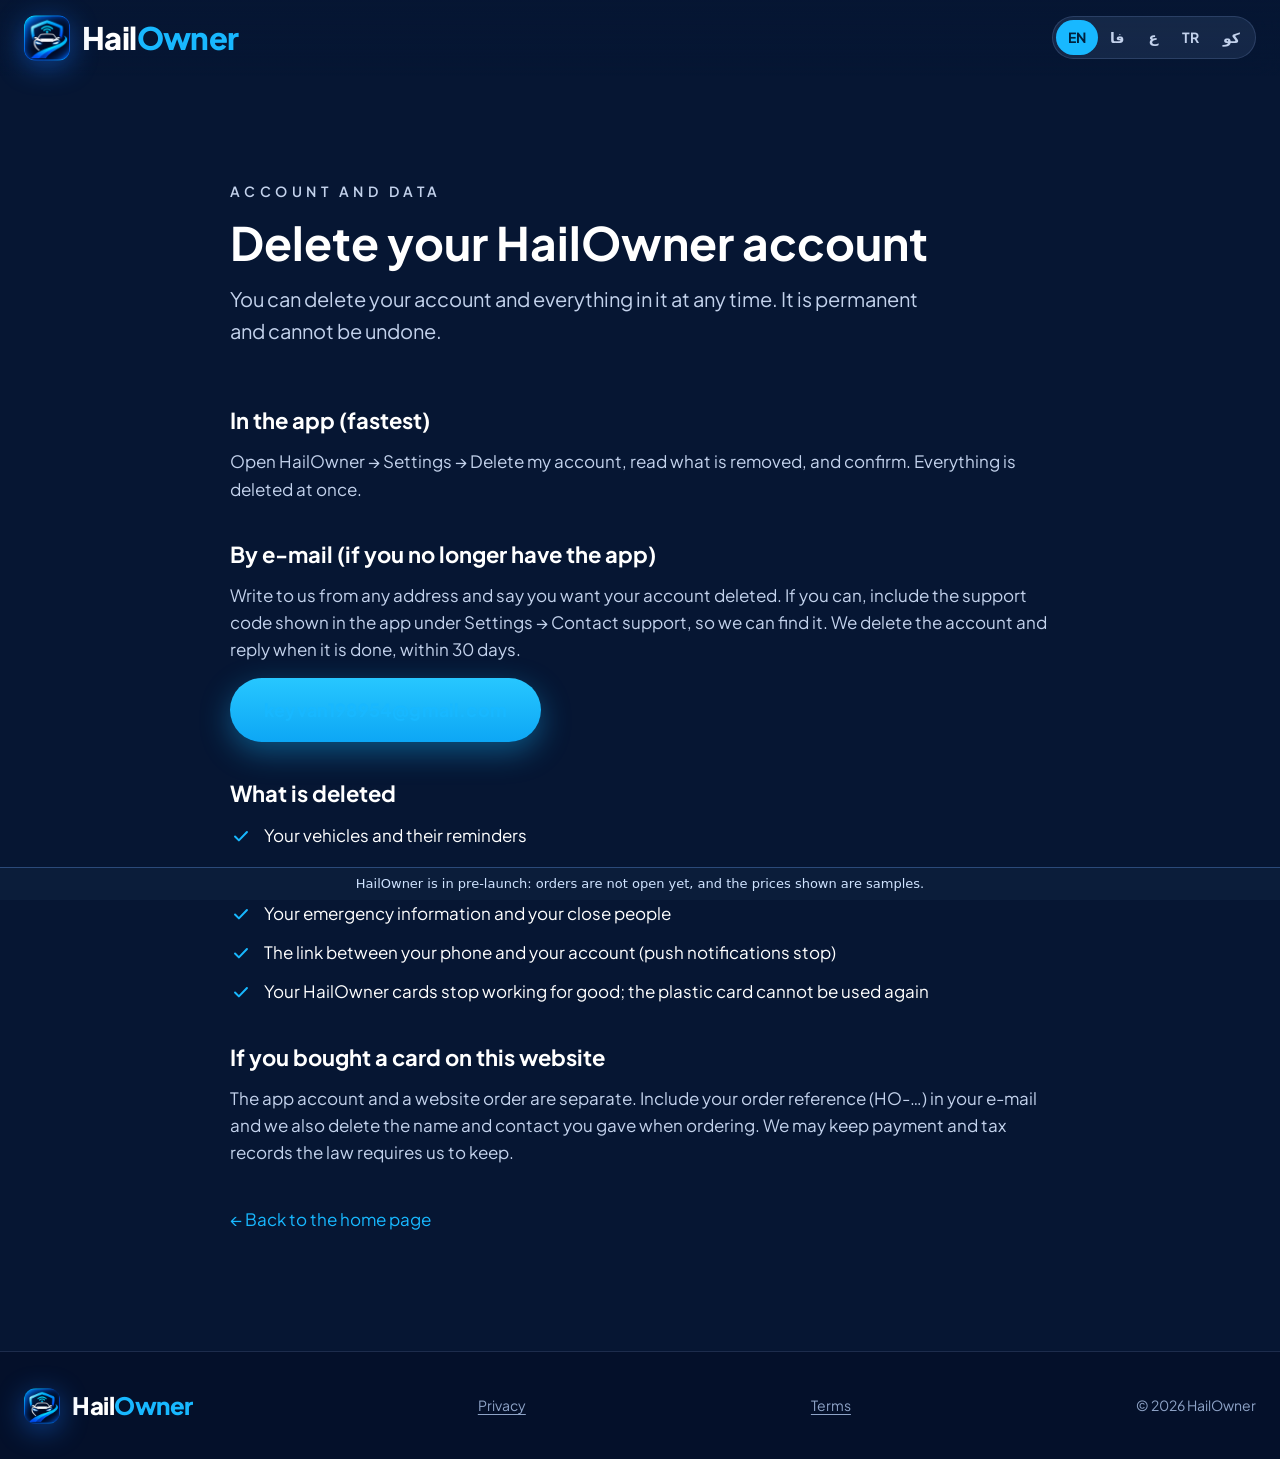
<file: delete-account.html>
<!doctype html>
<html lang="en" dir="ltr">
<head>
<meta name="robots" content="noindex, nofollow">
  <meta charset="utf-8">
  <meta name="viewport" content="width=device-width, initial-scale=1">
  <title>Delete your HailOwner account</title>
  <meta name="description" content="How to delete your HailOwner account and its data, in the app or by e-mail.">
  <meta name="theme-color" content="#061633">
  <link rel="icon" type="image/png" sizes="32x32" href="favicon-32.png?v=2">
  <link rel="apple-touch-icon" href="favicon-180.png?v=2">
  <link rel="preconnect" href="https://fonts.googleapis.com">
  <link rel="preconnect" href="https://fonts.gstatic.com" crossorigin>
  <link href="https://fonts.googleapis.com/css2?family=Plus+Jakarta+Sans:wght@400;500;600;700;800&family=Vazirmatn:wght@400;500;600;700;800&family=Noto+Sans+Arabic:wght@400;500;600;700;800&display=swap" rel="stylesheet">
  <link rel="stylesheet" href="style.css">
</head>
<body>

<header class="nav" id="top">
  <div class="wrap nav__bar">
    <a class="brand" href="index.html" aria-label="HailOwner">
      <img class="brand__mark" src="mark-192.png?v=2" width="46" height="46" alt="" aria-hidden="true">
      <span class="brand__word">Hail<span>Owner</span></span>
    </a>
    <div class="nav__tools">
      <div class="lang" role="group" aria-label="Language">
        <button type="button" data-lang="en" aria-pressed="true">EN</button>
        <button type="button" data-lang="fa" aria-pressed="false">فا</button>
        <button type="button" data-lang="ar" aria-pressed="false">ع</button>
        <button type="button" data-lang="tr" aria-pressed="false">TR</button>
        <button type="button" data-lang="ckb" aria-pressed="false">کو</button>
      </div>
    </div>
  </div>
</header>

<main>
  <section class="section">
    <div class="wrap doc">
      <header class="section__head">
        <p class="eyebrow" data-i18n="del_eyebrow">Account and data</p>
        <h1 class="doc__title" data-i18n="del_title">Delete your HailOwner account</h1>
        <p class="lead" data-i18n="del_lead">You can delete your account and everything in it at any time. It is permanent and cannot be undone.</p>
      </header>

      <h2 data-i18n="del_h_app">In the app (fastest)</h2>
      <p data-i18n="del_p_app">Open HailOwner → Settings → Delete my account, read what is removed, and confirm. Everything is deleted at once.</p>

      <h2 data-i18n="del_h_mail">By e-mail (if you no longer have the app)</h2>
      <p data-i18n="del_p_mail">Write to us from any address and say you want your account deleted. If you can, include the support code shown in the app under Settings → Contact support, so we can find it. We delete the account and reply when it is done, within 30 days.</p>
      <p><a class="btn btn--primary btn--lg" id="delMail" href="mailto:keyvan198954@gmail.com?subject=Delete%20my%20HailOwner%20account"><span id="delMailText">keyvan198954@gmail.com</span></a></p>

      <h2 data-i18n="del_h_what">What is deleted</h2>
      <ul class="ticks">
        <li><svg class="ico"><use href="#i-check"/></svg><span data-i18n="del_l1">Your vehicles and their reminders</span></li>
        <li><svg class="ico"><use href="#i-check"/></svg><span data-i18n="del_l2">Your alert history and your replies</span></li>
        <li><svg class="ico"><use href="#i-check"/></svg><span data-i18n="del_l3">Your emergency information and your close people</span></li>
        <li><svg class="ico"><use href="#i-check"/></svg><span data-i18n="del_l4">The link between your phone and your account (push notifications stop)</span></li>
        <li><svg class="ico"><use href="#i-check"/></svg><span data-i18n="del_l5">Your HailOwner cards stop working for good; the plastic card cannot be used again</span></li>
      </ul>

      <h2 data-i18n="del_h_orders">If you bought a card on this website</h2>
      <p data-i18n="del_p_orders">The app account and a website order are separate. Include your order reference (HO-…) in your e-mail and we also delete the name and contact you gave when ordering. We may keep payment and tax records the law requires us to keep.</p>

      <p class="doc__back"><a href="index.html" data-i18n="del_back">← Back to the home page</a></p>
    </div>
  </section>
</main>

<footer class="foot">
  <div class="wrap foot__bar">
    <a class="brand brand--sm" href="index.html" aria-label="HailOwner"><img class="brand__mark" src="mark-192.png?v=2" width="46" height="46" alt="" aria-hidden="true"><span class="brand__word">Hail<span>Owner</span></span></a>
    <a class="foot__link" href="privacy.html" data-i18n="foot_privacy">Privacy</a>
    <a class="foot__link" href="terms.html" data-i18n="foot_terms">Terms</a>
    <p class="foot__copy">© <span id="year">2026</span> HailOwner</p>
  </div>
</footer>

<!-- the icon the checkmarks use (same sprite entry as on the home page) -->
<svg width="0" height="0" style="position:absolute" aria-hidden="true">
  <defs>
    <symbol id="i-check" viewBox="0 0 24 24"><path d="m5.5 12.6 4.2 4.2 8.8-9.2" fill="none" stroke="currentColor" stroke-width="2.2" stroke-linecap="round" stroke-linejoin="round"/></symbol>
  </defs>
</svg>

<script src="i18n.js" defer></script>
<script src="page.js" defer></script>
<div style="position:fixed;left:0;right:0;bottom:0;z-index:99999;background:#0b1d3a;color:#cfe3ff;font:13px/1.4 system-ui,sans-serif;text-align:center;padding:7px 10px;border-top:1px solid #2b4a7a">HailOwner is in pre-launch: orders are not open yet, and the prices shown are samples.</div>
</body>
</html>
</file>
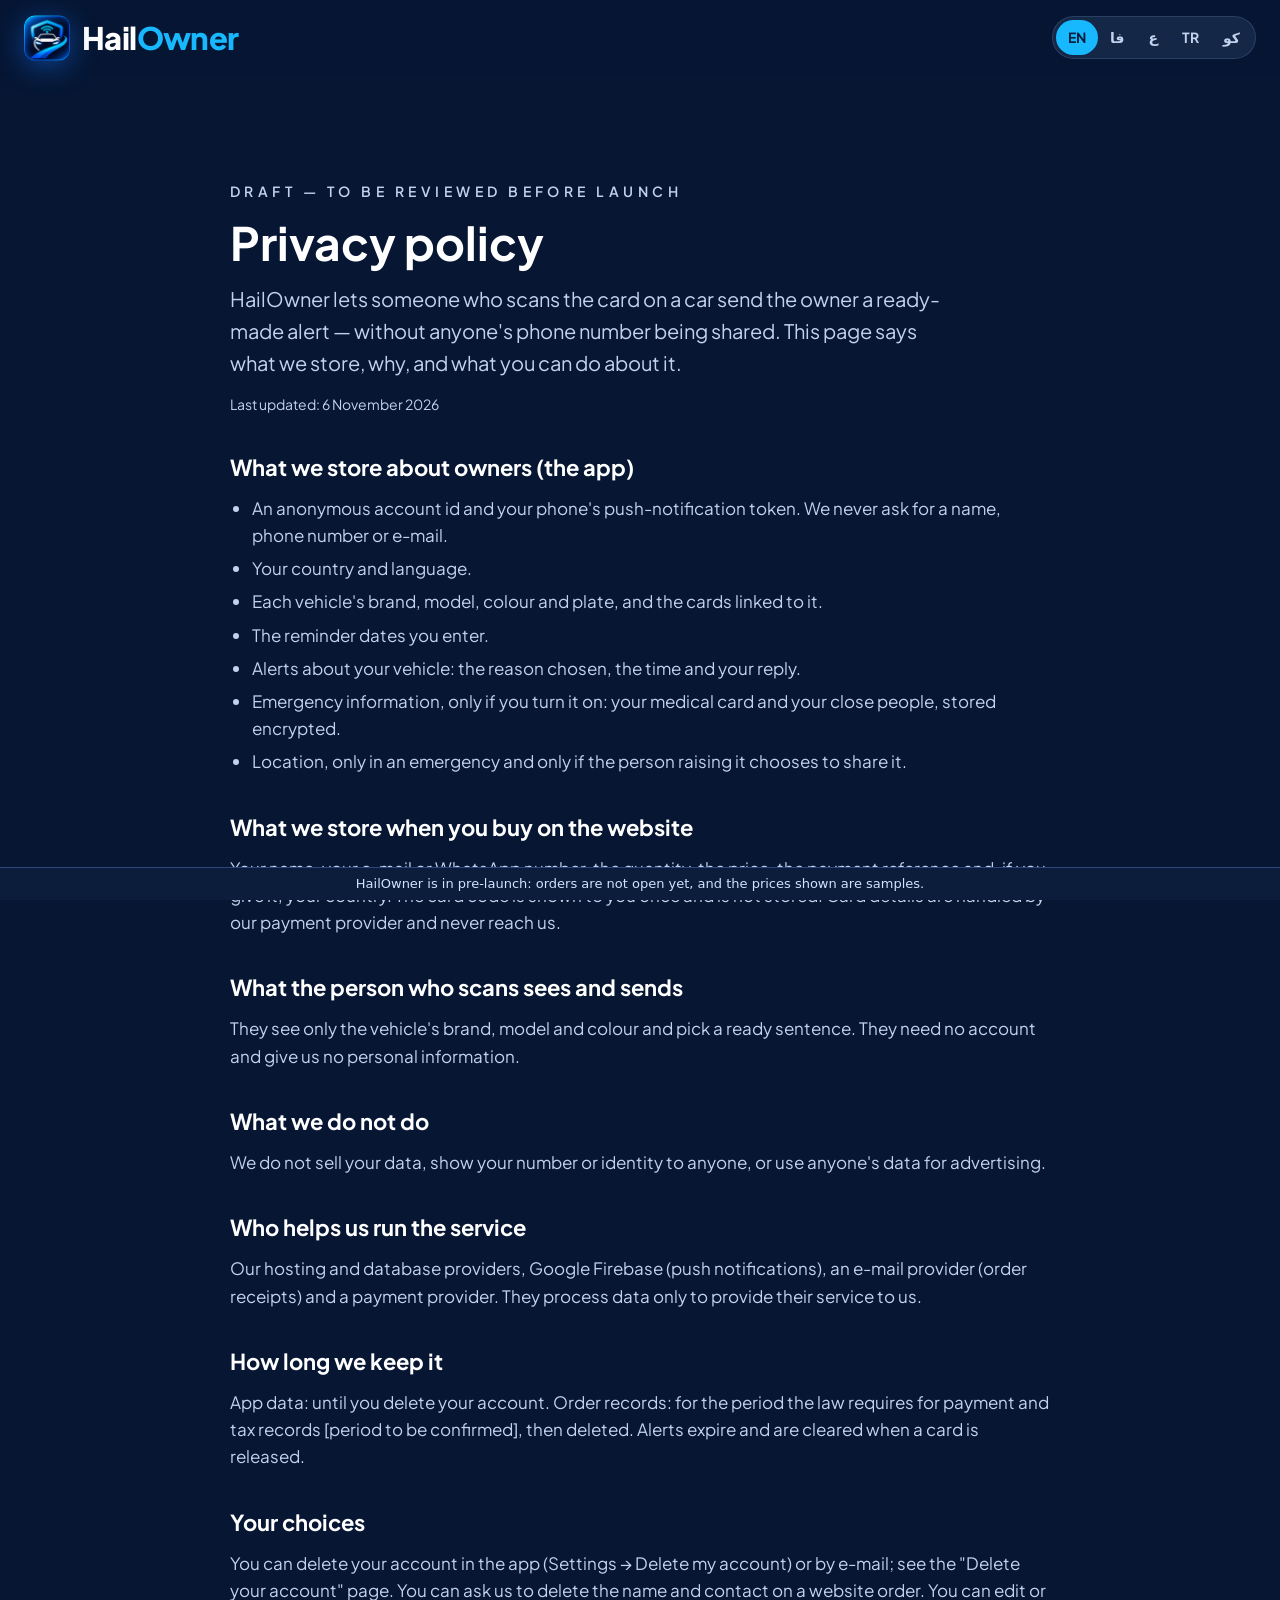
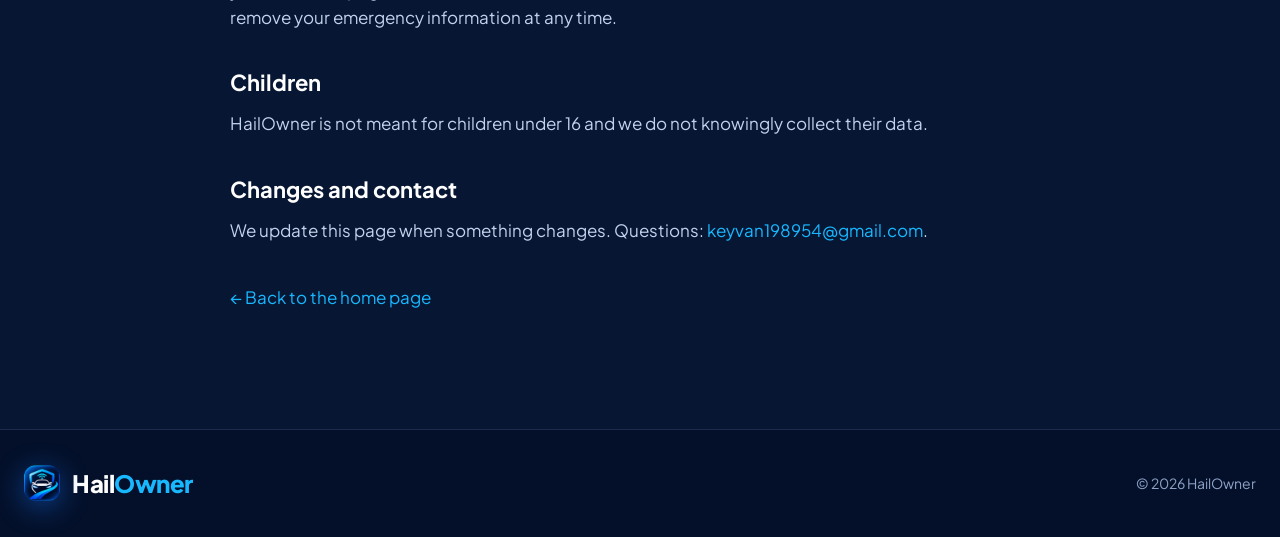
<file: privacy.html>
<!doctype html>
<html lang="en" dir="ltr">
<head>
<meta name="robots" content="noindex, nofollow">
  <meta charset="utf-8">
  <meta name="viewport" content="width=device-width, initial-scale=1">
  <title>Privacy policy — HailOwner</title>
  <meta name="description" content="Privacy policy — HailOwner.">
  <meta name="theme-color" content="#061633">
  <link rel="icon" type="image/png" sizes="32x32" href="favicon-32.png?v=2">
  <link rel="apple-touch-icon" href="favicon-180.png?v=2">
  <link rel="preconnect" href="https://fonts.googleapis.com">
  <link rel="preconnect" href="https://fonts.gstatic.com" crossorigin>
  <link href="https://fonts.googleapis.com/css2?family=Plus+Jakarta+Sans:wght@400;500;600;700;800&family=Vazirmatn:wght@400;500;600;700;800&family=Noto+Sans+Arabic:wght@400;500;600;700;800&display=swap" rel="stylesheet">
  <link rel="stylesheet" href="style.css">
</head>
<body>

<header class="nav" id="top">
  <div class="wrap nav__bar">
    <a class="brand" href="index.html" aria-label="HailOwner">
      <img class="brand__mark" src="mark-192.png?v=2" width="46" height="46" alt="" aria-hidden="true">
      <span class="brand__word">Hail<span>Owner</span></span>
    </a>
    <div class="nav__tools">
      <div class="lang" role="group" aria-label="Language">
        <button type="button" data-lang="en" aria-pressed="true">EN</button>
        <button type="button" data-lang="fa" aria-pressed="false">فا</button>
        <button type="button" data-lang="ar" aria-pressed="false">ع</button>
        <button type="button" data-lang="tr" aria-pressed="false">TR</button>
        <button type="button" data-lang="ckb" aria-pressed="false">کو</button>
      </div>
    </div>
  </div>
</header>

<main>
  <section class="section">
    <div class="wrap doc" id="legal" data-doc="privacy">
      <p class="eyebrow" id="legalDraft" hidden>Draft — to be reviewed before launch</p>
      <h1 class="doc__title" id="legalTitle">Privacy policy</h1>
      <p class="lead" id="legalIntro"></p>
      <p class="doc__updated" id="legalUpdated"></p>
      <div id="legalBody"></div>
      <p class="doc__back"><a href="index.html" data-i18n="del_back">← Back to the home page</a></p>
    </div>
  </section>
</main>

<footer class="foot">
  <div class="wrap foot__bar">
    <a class="brand brand--sm" href="index.html" aria-label="HailOwner"><img class="brand__mark" src="mark-192.png?v=2" width="46" height="46" alt="" aria-hidden="true"><span class="brand__word">Hail<span>Owner</span></span></a>
    <p class="foot__copy">© <span id="year">2026</span> HailOwner</p>
  </div>
</footer>

<!-- the icon the checkmarks use (same sprite entry as on the home page) -->
<svg width="0" height="0" style="position:absolute" aria-hidden="true">
  <defs>
    <symbol id="i-check" viewBox="0 0 24 24"><path d="m5.5 12.6 4.2 4.2 8.8-9.2" fill="none" stroke="currentColor" stroke-width="2.2" stroke-linecap="round" stroke-linejoin="round"/></symbol>
  </defs>
</svg>

<script src="i18n.js" defer></script>
<script src="legal.js" defer></script>
<script src="page.js" defer></script>
<div style="position:fixed;left:0;right:0;bottom:0;z-index:99999;background:#0b1d3a;color:#cfe3ff;font:13px/1.4 system-ui,sans-serif;text-align:center;padding:7px 10px;border-top:1px solid #2b4a7a">HailOwner is in pre-launch: orders are not open yet, and the prices shown are samples.</div>
</body>
</html>
</file>
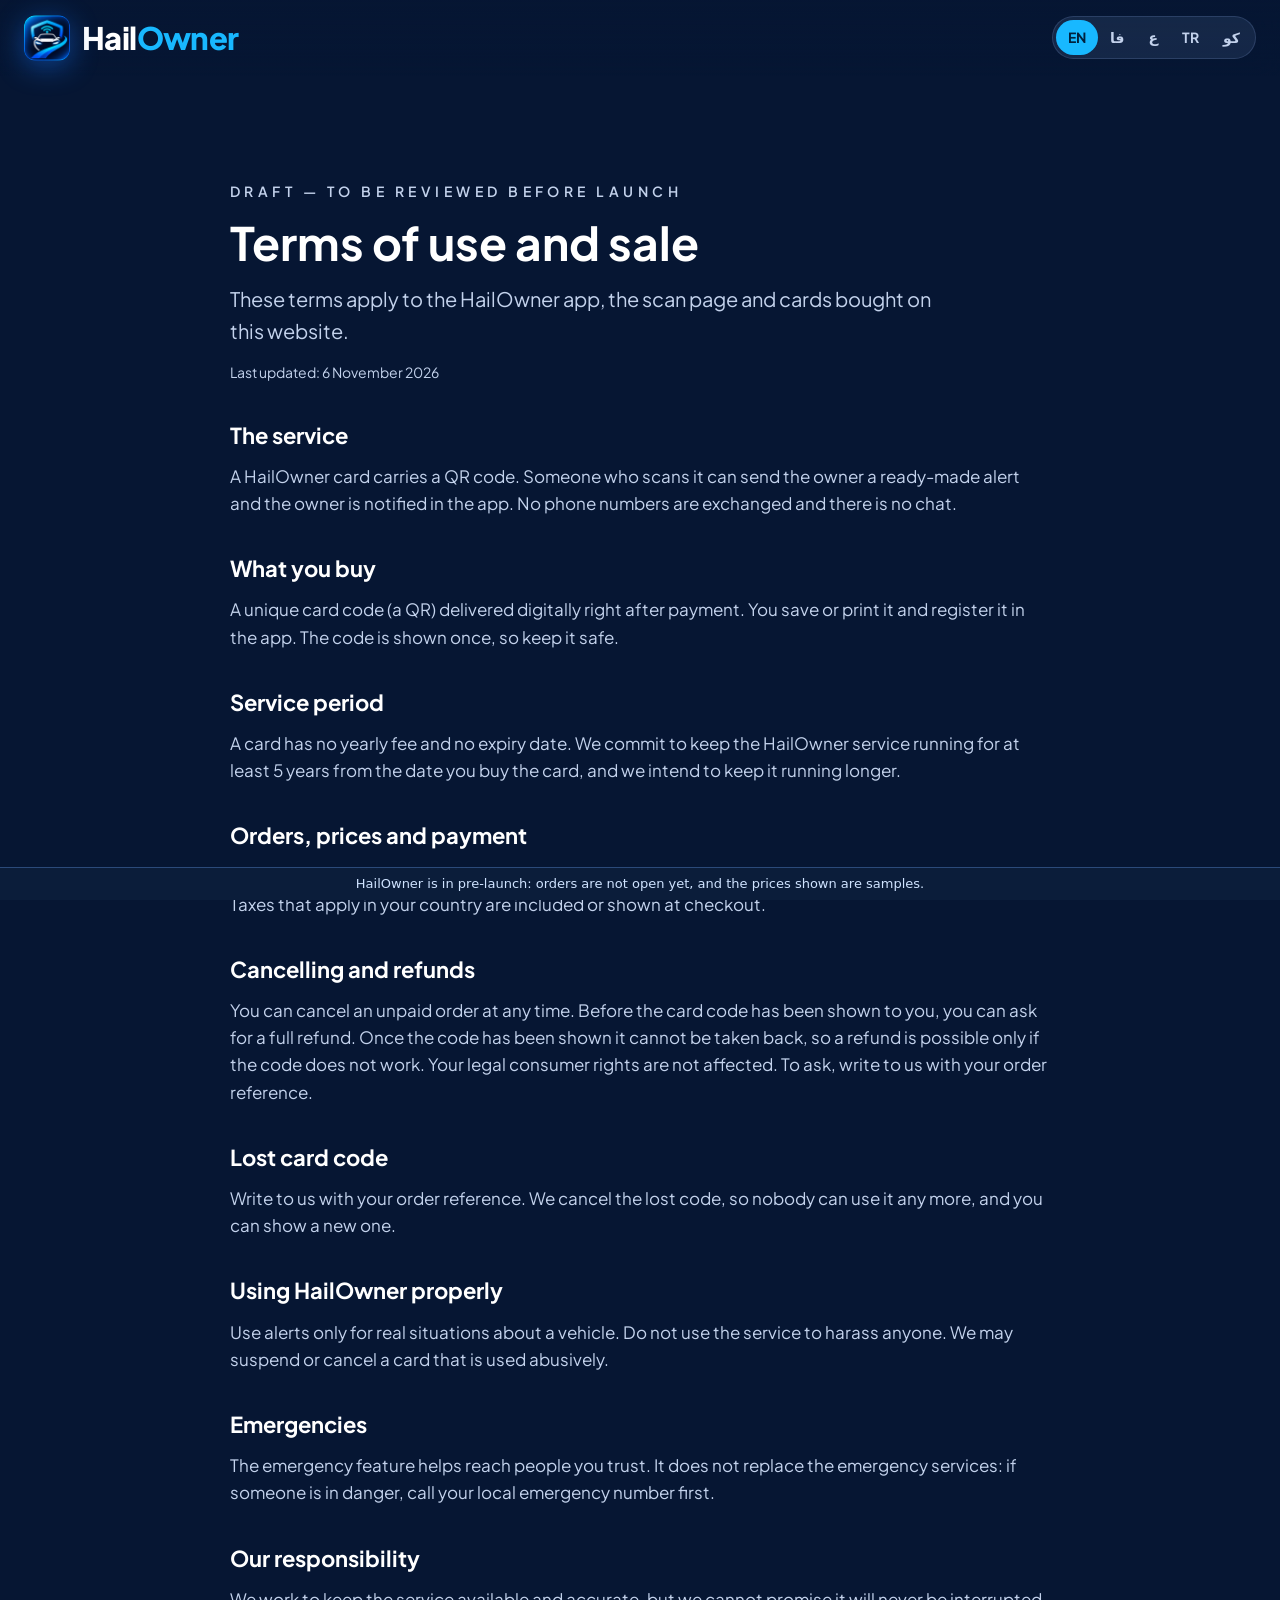
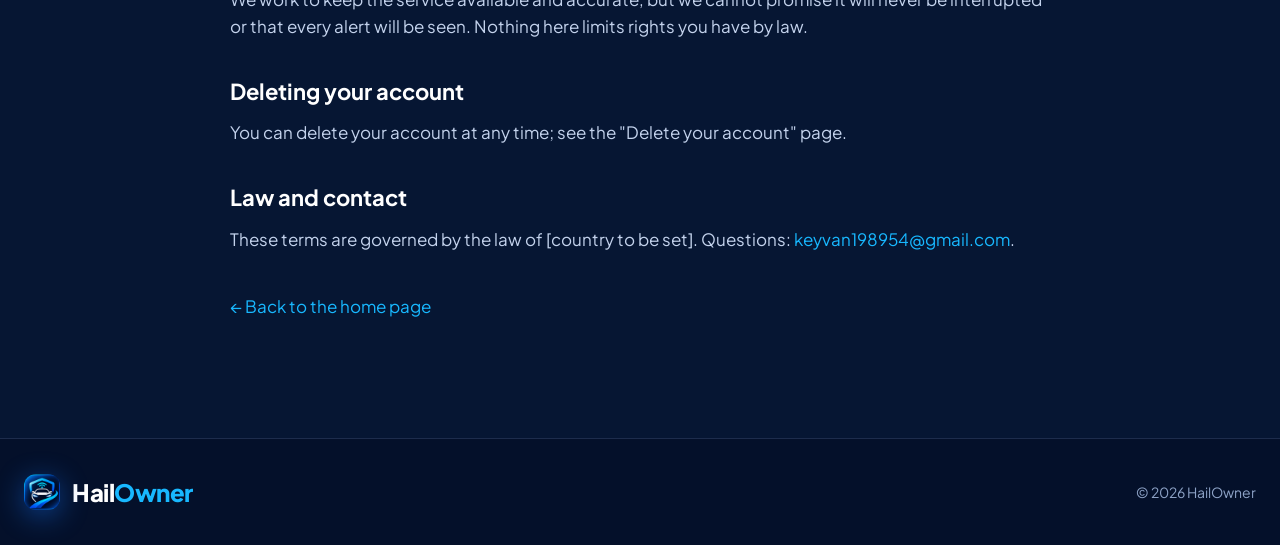
<file: terms.html>
<!doctype html>
<html lang="en" dir="ltr">
<head>
<meta name="robots" content="noindex, nofollow">
  <meta charset="utf-8">
  <meta name="viewport" content="width=device-width, initial-scale=1">
  <title>Terms of use and sale — HailOwner</title>
  <meta name="description" content="Terms of use and sale — HailOwner.">
  <meta name="theme-color" content="#061633">
  <link rel="icon" type="image/png" sizes="32x32" href="favicon-32.png?v=2">
  <link rel="apple-touch-icon" href="favicon-180.png?v=2">
  <link rel="preconnect" href="https://fonts.googleapis.com">
  <link rel="preconnect" href="https://fonts.gstatic.com" crossorigin>
  <link href="https://fonts.googleapis.com/css2?family=Plus+Jakarta+Sans:wght@400;500;600;700;800&family=Vazirmatn:wght@400;500;600;700;800&family=Noto+Sans+Arabic:wght@400;500;600;700;800&display=swap" rel="stylesheet">
  <link rel="stylesheet" href="style.css">
</head>
<body>

<header class="nav" id="top">
  <div class="wrap nav__bar">
    <a class="brand" href="index.html" aria-label="HailOwner">
      <img class="brand__mark" src="mark-192.png?v=2" width="46" height="46" alt="" aria-hidden="true">
      <span class="brand__word">Hail<span>Owner</span></span>
    </a>
    <div class="nav__tools">
      <div class="lang" role="group" aria-label="Language">
        <button type="button" data-lang="en" aria-pressed="true">EN</button>
        <button type="button" data-lang="fa" aria-pressed="false">فا</button>
        <button type="button" data-lang="ar" aria-pressed="false">ع</button>
        <button type="button" data-lang="tr" aria-pressed="false">TR</button>
        <button type="button" data-lang="ckb" aria-pressed="false">کو</button>
      </div>
    </div>
  </div>
</header>

<main>
  <section class="section">
    <div class="wrap doc" id="legal" data-doc="terms">
      <p class="eyebrow" id="legalDraft" hidden>Draft — to be reviewed before launch</p>
      <h1 class="doc__title" id="legalTitle">Terms of use and sale</h1>
      <p class="lead" id="legalIntro"></p>
      <p class="doc__updated" id="legalUpdated"></p>
      <div id="legalBody"></div>
      <p class="doc__back"><a href="index.html" data-i18n="del_back">← Back to the home page</a></p>
    </div>
  </section>
</main>

<footer class="foot">
  <div class="wrap foot__bar">
    <a class="brand brand--sm" href="index.html" aria-label="HailOwner"><img class="brand__mark" src="mark-192.png?v=2" width="46" height="46" alt="" aria-hidden="true"><span class="brand__word">Hail<span>Owner</span></span></a>
    <p class="foot__copy">© <span id="year">2026</span> HailOwner</p>
  </div>
</footer>

<!-- the icon the checkmarks use (same sprite entry as on the home page) -->
<svg width="0" height="0" style="position:absolute" aria-hidden="true">
  <defs>
    <symbol id="i-check" viewBox="0 0 24 24"><path d="m5.5 12.6 4.2 4.2 8.8-9.2" fill="none" stroke="currentColor" stroke-width="2.2" stroke-linecap="round" stroke-linejoin="round"/></symbol>
  </defs>
</svg>

<script src="i18n.js" defer></script>
<script src="legal.js" defer></script>
<script src="page.js" defer></script>
<div style="position:fixed;left:0;right:0;bottom:0;z-index:99999;background:#0b1d3a;color:#cfe3ff;font:13px/1.4 system-ui,sans-serif;text-align:center;padding:7px 10px;border-top:1px solid #2b4a7a">HailOwner is in pre-launch: orders are not open yet, and the prices shown are samples.</div>
</body>
</html>
</file>
<file: style.css>
/* HailOwner website — dark blue, cyan accent. Logical properties are used so the page mirrors itself in right-to-left languages. */
:root {
  --bg: #061633;
  --bg-2: #08214a;
  --bg-3: #0a2a5e;
  --ink: #ffffff;
  --ink-2: #c3d2ec;
  --ink-3: #8ea3c7;
  --line: rgba(160, 195, 255, .16);
  --glass: rgba(14, 42, 92, .55);
  --accent: #18b8ff;
  --accent-2: #00d4ff;
  --accent-ink: #00213d;
  --radius: 22px;
  --shadow: 0 24px 60px rgba(0, 10, 40, .45);
  --font: 'Plus Jakarta Sans', 'Segoe UI', system-ui, -apple-system, Roboto, sans-serif;
  --nav-h: 76px;
}
html[lang='fa'] { --font: 'Vazirmatn', 'Segoe UI', Tahoma, sans-serif; }
html[lang='ar'] { --font: 'Noto Sans Arabic', 'Segoe UI', Tahoma, sans-serif; }
html[lang='ckb'] { --font: 'Vazirmatn', 'Noto Sans Arabic', 'Segoe UI', Tahoma, sans-serif; }

* { box-sizing: border-box; }
.hero__grid > *, .about > *, .cta > *, .cards > *, .steps > *, .strip__grid > *, .stats > * { min-width: 0; }
h1, h2, h3, p, li, summary, label { overflow-wrap: anywhere; }
html { overflow-x: clip; scroll-behavior: smooth; scroll-padding-top: calc(var(--nav-h) + 12px); }
body {
  margin: 0; overflow-x: clip; min-width: 0; background: var(--bg); color: var(--ink); font-family: var(--font); font-size: 17px; line-height: 1.6;
  -webkit-font-smoothing: antialiased; text-rendering: optimizeLegibility;
}
img, svg { max-width: 100%; }
a { color: inherit; text-decoration: none; }
h1, h2, h3, p, ul, ol { margin: 0; }
ul, ol { padding: 0; list-style: none; }
button, input, textarea { font: inherit; color: inherit; }
.wrap { width: min(1240px, 100% - 48px); margin-inline: auto; }
.ico { width: 1.35em; height: 1.35em; flex: none; }
.ico--lg { width: 38px; height: 38px; }
.ico--xl { width: 54px; height: 54px; }
[dir='rtl'] .flip { transform: scaleX(-1); }
:focus-visible { outline: 3px solid var(--accent-2); outline-offset: 3px; border-radius: 8px; }

/* ---------- buttons ---------- */
.btn {
  display: inline-flex; align-items: center; justify-content: center; gap: 10px; border: 0; cursor: pointer; border-radius: 999px;
  font-weight: 700; letter-spacing: .01em; transition: transform .18s ease, box-shadow .18s ease, background .18s ease;
}
.btn--sm { padding: 12px 22px; font-size: 15px; }
.btn--lg { padding: 18px 34px; font-size: 18px; }
.btn--primary { background: linear-gradient(180deg, #27c7ff, #0da7f5); color: #031a33; box-shadow: 0 10px 30px rgba(24, 184, 255, .38); }
.btn--primary:hover { transform: translateY(-2px); box-shadow: 0 16px 38px rgba(24, 184, 255, .5); }
.btn--ghost { background: transparent; color: var(--accent); padding-inline: 14px; }
.btn--ghost:hover { color: #7fdcff; }
.hero__cta .btn--ghost, .contact .btn--ghost { border: 1.5px solid rgba(24, 184, 255, .45); }
.hero__cta .btn--ghost:hover, .contact .btn--ghost:hover { background: rgba(24, 184, 255, .1); }

/* ---------- nav ---------- */
.nav {
  position: sticky; top: 0; z-index: 50; height: var(--nav-h); display: flex; align-items: center;
  background: linear-gradient(180deg, rgba(6, 22, 51, .92), rgba(6, 22, 51, .6)); backdrop-filter: blur(14px);
  border-bottom: 1px solid transparent; transition: border-color .2s, background .2s;
}
.nav.is-stuck { border-color: var(--line); background: rgba(6, 22, 51, .9); }
.nav__bar { display: flex; align-items: center; justify-content: space-between; gap: 24px; }
.brand { display: inline-flex; align-items: center; gap: 12px; }
.brand__mark { width: 46px; height: 46px; display: block; border-radius: 12px; filter: drop-shadow(0 6px 14px rgba(20, 120, 255, .45)); }
.brand__word { font-size: 31px; font-weight: 800; letter-spacing: -.02em; direction: ltr; }
.brand__word span, .phone__word span, .tag-card b span { color: var(--accent); }
.brand--sm .brand__mark { width: 36px; height: 36px; }
.brand--sm .brand__word { font-size: 24px; }
.nav__links { display: flex; align-items: center; gap: 34px; }
.nav__links a { position: relative; font-size: 16px; font-weight: 500; color: #e8f0ff; padding: 8px 0; }
.nav__links a::after { content: ''; position: absolute; inset-inline: 0; bottom: 0; height: 2px; background: var(--accent); transform: scaleX(0); transition: transform .2s; }
.nav__links a:hover::after, .nav__links a.is-active::after { transform: scaleX(1); }
.nav__tools { display: flex; align-items: center; gap: 16px; }
.lang { display: inline-flex; padding: 3px; border-radius: 999px; background: rgba(160, 195, 255, .1); border: 1px solid var(--line); }
.lang button { border: 0; background: transparent; padding: 6px 12px; border-radius: 999px; cursor: pointer; font-size: 14px; font-weight: 700; color: var(--ink-2); }
.lang button[aria-pressed='true'] { background: var(--accent); color: var(--accent-ink); }
.burger { display: none; width: 46px; height: 46px; border-radius: 12px; border: 1px solid var(--line); background: transparent; cursor: pointer; padding: 0; position: relative; }
.burger span { position: absolute; inset-inline: 12px; height: 2px; background: #fff; border-radius: 2px; transition: transform .2s, opacity .2s; }
.burger span:nth-child(1) { top: 16px; } .burger span:nth-child(2) { top: 22px; } .burger span:nth-child(3) { top: 28px; }
.burger[aria-expanded='true'] span:nth-child(1) { transform: translateY(6px) rotate(45deg); }
.burger[aria-expanded='true'] span:nth-child(2) { opacity: 0; }
.burger[aria-expanded='true'] span:nth-child(3) { transform: translateY(-6px) rotate(-45deg); }

/* ---------- hero ---------- */
.hero { position: relative; overflow: hidden; isolation: isolate; padding-block: 56px 96px; }
.hero__sky { position: absolute; inset: 0; z-index: -3; background:
  radial-gradient(120% 80% at 82% 78%, rgba(255, 170, 90, .34), transparent 46%),
  radial-gradient(90% 70% at 88% 66%, rgba(120, 170, 255, .38), transparent 60%),
  linear-gradient(160deg, #04122b 0%, #072153 48%, #0a3a86 100%); }
.hero__arc { position: absolute; z-index: -2; inset-inline-end: -8%; top: -24%; width: 62vw; max-width: 900px; aspect-ratio: 1; border-radius: 50%;
  background: radial-gradient(circle at 30% 80%, rgba(255, 190, 130, .35), transparent 40%), linear-gradient(180deg, rgba(110, 175, 255, .55), rgba(30, 80, 190, .15) 70%); opacity: .75; }
[dir='rtl'] .hero__arc { inset-inline-end: auto; inset-inline-start: -8%; }
.hero__floor { position: absolute; z-index: -1; inset-inline: 0; bottom: 0; height: 36%;
  background: linear-gradient(180deg, transparent, rgba(5, 18, 44, .9)), repeating-linear-gradient(90deg, rgba(120, 160, 230, .05) 0 2px, transparent 2px 90px); }
.hero__grid { display: grid; grid-template-columns: 1.12fr .88fr; gap: 24px; align-items: center; }
.eyebrow { font-size: 14px; font-weight: 600; letter-spacing: .32em; text-transform: uppercase; color: var(--ink-2); margin-bottom: 18px; }
html[lang='fa'] .eyebrow, html[lang='ar'] .eyebrow { letter-spacing: .02em; font-size: 15px; }
.hero h1 { font-size: clamp(44px, 5.6vw, 82px); line-height: 1.02; font-weight: 800; letter-spacing: -.035em; margin-bottom: 26px; }
html[lang='fa'] .hero h1, html[lang='ar'] .hero h1 { line-height: 1.3; letter-spacing: 0; }
.hero h1 span { color: var(--accent-2); }
.lead { font-size: clamp(17px, 1.7vw, 20px); color: var(--ink-2); max-width: 36em; }
.hero .lead { margin-bottom: 38px; }
.chips { display: flex; flex-wrap: wrap; gap: 8px 0; margin-bottom: 40px; }
.chips li { display: flex; align-items: center; gap: 12px; padding-inline: 22px; font-size: 15px; font-weight: 500; line-height: 1.3; color: #e8f0ff; }
.chips li + li { border-inline-start: 1px solid var(--line); }
.chips li:first-child { padding-inline-start: 0; }
.chips .ico { width: 36px; height: 36px; color: var(--accent); }
.hero__cta { display: flex; flex-wrap: wrap; gap: 14px 22px; align-items: center; }

.hero__art { position: relative; min-height: 640px; }
.phone { position: absolute; inset-inline-start: 6%; top: 0; width: 300px; height: 610px; border-radius: 48px; padding: 6px;
  background: linear-gradient(160deg, #2b3446, #0b0f18 45%, #1b2333); /* thin dark frame, like a real phone */
  box-shadow: var(--shadow), 0 0 0 1.5px #566179, 0 0 0 3px #0a0d14, inset 0 0 0 1px rgba(255, 255, 255, .1);
  transform: perspective(1400px) rotateY(-16deg) rotateZ(5deg); transform-origin: 50% 60%; }
.phone::before, .phone::after { content: ''; position: absolute; width: 4px; border-radius: 3px; background: linear-gradient(#566179, #2b3446); }
.phone::before { inset-inline-end: -5px; top: 140px; height: 70px; }
.phone::after { inset-inline-start: -5px; top: 110px; height: 44px; box-shadow: 0 62px 0 #3b455a; }
[dir='rtl'] .phone { transform: perspective(1400px) rotateY(16deg) rotateZ(-5deg); }
.phone__screen { position: relative; height: 100%; border-radius: 42px; overflow: hidden; background: radial-gradient(120% 70% at 50% 100%, #0b52d6, #061a52 60%, #041238); display: flex; flex-direction: column; }
.phone__screen::before { content: ''; position: absolute; top: 12px; inset-inline: 0; margin-inline: auto; width: 98px; height: 28px; border-radius: 20px; background: #02040a; z-index: 2; }
.phone__status { display: flex; justify-content: space-between; padding: 18px 26px 0; font-size: 13px; z-index: 1; }
.phone__status i { width: 38px; height: 10px; border-radius: 3px; background: linear-gradient(90deg, #fff 70%, transparent 70%); opacity: .8; margin-top: 4px; }
.phone__body { flex: 1; display: grid; place-content: center; justify-items: center; gap: 8px; text-align: center; padding-bottom: 36px; }
.phone__mark { width: 92px; height: 92px; display: block; border-radius: 24px; filter: drop-shadow(0 12px 28px rgba(20, 140, 255, .65)); }
.phone__word { font-size: 38px; font-weight: 800; letter-spacing: -.02em; direction: ltr; }
.phone__tag { font-size: 13px; color: var(--ink-2); }
.phone__tabs { display: flex; justify-content: space-around; margin: 0 18px 22px; padding: 12px 6px; border-radius: 26px; background: rgba(20, 70, 170, .5); backdrop-filter: blur(6px); }
.phone__tabs span { display: grid; justify-items: center; gap: 2px; font-size: 11px; color: var(--ink-2); }
.phone__tabs em { font-style: normal; }
.phone__tabs .ico { width: 22px; height: 22px; }
.tag-card { position: absolute; inset-inline-end: 0; bottom: 36px; width: 280px; padding: 22px 22px 24px; border-radius: 26px; text-align: center;
  background: linear-gradient(150deg, #0c2b73, #071b4d 60%, #0a2f86); border: 1px solid rgba(140, 190, 255, .25); box-shadow: var(--shadow);
  transform: perspective(1200px) rotateY(-20deg) rotateZ(-4deg); }
[dir='rtl'] .tag-card { transform: perspective(1200px) rotateY(20deg) rotateZ(4deg); }
.tag-card__top { display: flex; align-items: center; justify-content: center; gap: 10px; font-size: 24px; direction: ltr; }
.tag-card__top b { font-weight: 800; letter-spacing: -.02em; }
.tag-card__mark { width: 34px; height: 34px; border-radius: 9px; }
.tag-card__qr { width: 168px; height: 168px; margin: 18px auto 14px; padding: 10px; border-radius: 12px; background: #fff; display: grid; place-items: center; }
.tag-card__qr svg, .tag-card__qr img { width: 100%; height: 100%; display: block; }
.tag-card p { font-size: 13px; color: var(--ink-2); }

/* ---------- strip ---------- */
.strip { background: linear-gradient(180deg, #071a40, #061633); border-block: 1px solid var(--line); }
.strip__grid { display: grid; grid-template-columns: repeat(3, 1fr); }
.strip__item { display: flex; align-items: center; gap: 18px; padding: 30px 28px; }
.strip__item + .strip__item { border-inline-start: 1px solid var(--line); }
.strip__item .ico { color: var(--accent); }
.strip__item b { display: block; font-size: 17px; font-weight: 600; }
.strip__item small { color: var(--ink-3); font-size: 14px; }

/* ---------- sections ---------- */
.section { padding-block: 104px; }
.section--alt { background: linear-gradient(180deg, #071c46, #061633); }
.section__head { max-width: 760px; margin-bottom: 56px; }
.section__head h2, .about h2, .cta h2 { font-size: clamp(32px, 4.2vw, 52px); line-height: 1.12; font-weight: 800; letter-spacing: -.03em; margin-bottom: 18px; }
html[lang='fa'] h2, html[lang='ar'] h2 { line-height: 1.35; letter-spacing: 0; }
.cards { display: grid; grid-template-columns: repeat(4, 1fr); gap: 20px; }
.card { padding: 28px 26px 30px; border-radius: var(--radius); background: linear-gradient(160deg, rgba(20, 56, 120, .6), rgba(10, 30, 70, .6)); border: 1px solid var(--line); transition: transform .2s, border-color .2s; }
.card:hover { transform: translateY(-4px); border-color: rgba(24, 184, 255, .5); }
.card__ico { display: grid; place-items: center; width: 54px; height: 54px; border-radius: 16px; margin-bottom: 18px; background: rgba(24, 184, 255, .14); color: var(--accent); }
.card h3 { font-size: 20px; margin-bottom: 8px; font-weight: 700; }
.card p { color: var(--ink-2); font-size: 15.5px; }
.spot { display: flex; gap: 32px; align-items: center; margin-top: 28px; padding: 38px 42px; border-radius: 28px;
  background: linear-gradient(120deg, rgba(220, 70, 70, .16), rgba(20, 56, 120, .55) 60%); border: 1px solid rgba(255, 120, 120, .3); }
.spot__ico { display: grid; place-items: center; flex: none; width: 96px; height: 96px; border-radius: 28px; background: rgba(255, 90, 90, .16); color: #ff8b8b; }
.spot h3 { font-size: 26px; margin-bottom: 8px; }
.spot p:not(.eyebrow) { color: var(--ink-2); max-width: 52em; }
.spot .eyebrow { margin-bottom: 8px; color: #ffb1b1; }

.steps { display: grid; grid-template-columns: repeat(3, 1fr); gap: 24px; counter-reset: s; }
.step { position: relative; padding: 36px 30px 34px; border-radius: 26px; background: rgba(14, 42, 92, .5); border: 1px solid var(--line); }
.step__n { position: absolute; top: -18px; inset-inline-start: 28px; width: 38px; height: 38px; display: grid; place-items: center; border-radius: 50%; background: var(--accent); color: var(--accent-ink); font-weight: 800; }
.step__ico { display: grid; place-items: center; width: 74px; height: 74px; border-radius: 22px; margin-bottom: 20px; background: rgba(24, 184, 255, .14); color: var(--accent); }
.step h3 { font-size: 22px; margin-bottom: 8px; }
.step p { color: var(--ink-2); }

.about { display: grid; grid-template-columns: 1.2fr .8fr; gap: 64px; align-items: center; }
.about__copy p:not(.eyebrow) { color: var(--ink-2); margin-bottom: 16px; max-width: 38em; }
.ticks { display: grid; gap: 12px; margin-top: 24px; }
.ticks li { display: flex; gap: 12px; align-items: flex-start; }
.ticks .ico { color: var(--accent); margin-top: 3px; width: 22px; height: 22px; }
.stats { display: grid; grid-template-columns: 1fr 1fr; gap: 16px; }
.stat { padding: 26px 24px; border-radius: 22px; background: linear-gradient(160deg, rgba(20, 56, 120, .6), rgba(10, 30, 70, .6)); border: 1px solid var(--line); }
.stat b { display: block; font-size: 52px; line-height: 1; font-weight: 800; color: var(--accent-2); letter-spacing: -.03em; margin-bottom: 8px; }
.stat span { color: var(--ink-2); font-size: 15px; }

.cta { display: grid; grid-template-columns: 1fr 1fr; gap: 56px; align-items: start; }
.stores { display: flex; flex-wrap: wrap; gap: 14px; margin-top: 30px; }
.store { display: inline-flex; align-items: center; gap: 12px; padding: 12px 22px; border-radius: 16px; border: 1px solid var(--line); background: rgba(255, 255, 255, .04); opacity: .8; cursor: default; }
.store .ico { width: 28px; height: 28px; color: var(--accent); }
.store small { display: block; font-size: 11.5px; color: var(--ink-3); line-height: 1.2; }
.store b { font-size: 17px; }
.form { display: grid; gap: 16px; padding: 34px; border-radius: 28px; background: linear-gradient(160deg, rgba(20, 56, 120, .62), rgba(10, 30, 70, .62)); border: 1px solid var(--line); box-shadow: var(--shadow); }
.form label { display: grid; gap: 7px; font-size: 14px; font-weight: 600; color: var(--ink-2); }
.form__row { display: grid; grid-template-columns: 1fr 1fr; gap: 16px; }
.form input, .form textarea { width: 100%; padding: 14px 16px; border-radius: 14px; border: 1px solid var(--line); background: rgba(3, 14, 38, .6); font-size: 16px; resize: vertical; }
.form input:focus, .form textarea:focus { outline: 2px solid var(--accent); border-color: transparent; }
.form input.is-bad { border-color: #ff7a7a; }
.form__note { font-size: 13px; color: var(--ink-3); }

.support { max-width: 920px; }
.faq { display: grid; gap: 12px; }
.faq details { border-radius: 18px; background: rgba(14, 42, 92, .45); border: 1px solid var(--line); overflow: hidden; }
.faq summary { cursor: pointer; padding: 20px 26px; font-weight: 600; list-style: none; display: flex; justify-content: space-between; align-items: center; gap: 16px; }
.faq summary::-webkit-details-marker { display: none; }
.faq summary::after { content: '+'; font-size: 26px; line-height: 1; color: var(--accent); transition: transform .2s; }
.faq details[open] summary::after { transform: rotate(45deg); }
.faq details p { padding: 0 26px 22px; color: var(--ink-2); }
.contact { margin-top: 44px; padding: 34px; border-radius: 24px; text-align: center; background: linear-gradient(160deg, rgba(20, 56, 120, .5), rgba(10, 30, 70, .5)); border: 1px solid var(--line); }
.contact h3 { font-size: 24px; margin-bottom: 6px; }
.contact p { color: var(--ink-2); margin-bottom: 18px; }

.foot { border-top: 1px solid var(--line); padding-block: 34px; background: #04102a; }
.foot__bar { display: flex; flex-wrap: wrap; align-items: center; justify-content: space-between; gap: 14px 28px; }
.foot__tag { color: var(--ink-2); }
.foot__copy { color: var(--ink-3); font-size: 14px; }

/* reveal on scroll */
.reveal { opacity: 0; transform: translateY(22px); transition: opacity .6s ease, transform .6s ease; }
.reveal.is-in { opacity: 1; transform: none; }
@media (prefers-reduced-motion: reduce) { html { scroll-behavior: auto; } .reveal { opacity: 1; transform: none; transition: none; } }

/* ---------- responsive ---------- */
@media (max-width: 1180px) {
  .cards { grid-template-columns: repeat(2, 1fr); }
  .nav__links { gap: 22px; }
}
@media (max-width: 1000px) {
  .hero__grid { grid-template-columns: 1fr; }
  .hero__art { min-height: 600px; max-width: 560px; margin-inline: auto; width: 100%; }
  .phone { inset-inline-start: 4%; width: 270px; height: 550px; }
  .tag-card { width: 250px; }
  .about, .cta { grid-template-columns: 1fr; gap: 40px; }
  .steps { grid-template-columns: 1fr; gap: 34px; }
  .burger { display: block; }
  .nav__cta { display: none; }
  .nav__links { position: fixed; inset-inline: 0; top: var(--nav-h); flex-direction: column; align-items: stretch; gap: 0; padding: 12px 24px 22px; background: rgba(6, 22, 51, .98);
    border-bottom: 1px solid var(--line); transform: translateY(-120%); transition: transform .25s ease; visibility: hidden; }
  .nav__links.is-open { transform: none; visibility: visible; }
  .nav__links a { padding: 16px 4px; border-bottom: 1px solid var(--line); font-size: 18px; }
  .nav__links a::after { display: none; }
}
@media (max-width: 680px) {
  body { font-size: 16px; }
  .hero__art { min-height: 520px; max-width: 100%; overflow: hidden; }
  .phone { inset-inline-start: 0; }
  .tag-card { inset-inline-end: 0; }
  .nav__bar { gap: 10px; }
  .nav__tools { flex: none; }
  .wrap { width: min(1240px, 100% - 36px); }
  .section { padding-block: 72px; }
  .brand__word { font-size: 26px; }
  .brand__mark { width: 40px; height: 40px; }
  .hero { padding-block: 36px 70px; }
  .chips li { padding-inline: 14px; font-size: 14px; }
  .chips .ico { width: 30px; height: 30px; }
  .chips li:nth-child(3) { border-inline-start: 0; padding-inline-start: 0; }
  .btn--lg { padding: 16px 26px; font-size: 17px; }
  .hero__art { min-height: 540px; }
  .phone { width: 238px; height: 488px; border-radius: 40px; padding: 5px; }
  .phone__screen { border-radius: 35px; }
  .phone__mark { width: 72px; height: 72px; }
  .phone__word { font-size: 30px; }
  .tag-card { width: 206px; bottom: 20px; padding: 16px 16px 18px; }
  .tag-card__qr { width: 126px; height: 126px; }
  .strip__grid { grid-template-columns: 1fr; }
  .strip__item + .strip__item { border-inline-start: 0; border-top: 1px solid var(--line); }
  .cards { grid-template-columns: 1fr; }
  .spot { flex-direction: column; align-items: flex-start; padding: 28px 24px; }
  .stats { grid-template-columns: 1fr 1fr; }
  .stat b { font-size: 42px; }
  .form { padding: 24px 20px; }
  .form__row { grid-template-columns: 1fr; }
  .lang button { padding: 6px 9px; }
  .nav__tools { gap: 10px; }
}

/* ---------- v2: card photo, use cases, why, shop (2026-10-26) ---------- */
[hidden] { display: none !important; }
.hero__art, .hero__art { min-height: 0 !important; }
.photo { margin: 0; position: relative; border-radius: 28px; overflow: hidden; border: 1px solid var(--line); box-shadow: var(--shadow); transform: rotate(-1.2deg); }
[dir='rtl'] .photo { transform: rotate(1.2deg); }
.photo img { display: block; width: 100%; height: auto; }
.photo figcaption { position: absolute; inset-inline: 0; bottom: 0; padding: 40px 22px 16px; font-size: 14px; font-weight: 600; text-align: center; color: #fff; background: linear-gradient(0deg, rgba(3, 12, 32, .85), transparent); }

.uses { background: linear-gradient(180deg, #071a40, #061633); border-block: 1px solid var(--line); }
.uses__grid { display: grid; grid-template-columns: repeat(4, 1fr); }
.uses__grid > * { min-width: 0; }
.use { display: flex; align-items: center; gap: 16px; padding: 26px 24px; }
.use + .use { border-inline-start: 1px solid var(--line); }
.use__ico { display: grid; place-items: center; flex: none; width: 52px; height: 52px; border-radius: 50%; color: #fff; }
.use__ico .ico { width: 26px; height: 26px; }
.use--blue .use__ico { background: #1f7ae0; } .use--amber .use__ico { background: #f2a900; color: #2a1c00; }
.use--green .use__ico { background: #1fb15a; } .use--red .use__ico { background: #e5352f; }
.use b { display: block; font-size: 17px; font-weight: 700; line-height: 1.3; }
.use small { color: var(--ink-3); font-size: 14px; }

.steps { grid-template-columns: repeat(4, 1fr); gap: 22px; }
.why { margin-top: 84px; }
.cards--4 { grid-template-columns: repeat(4, 1fr); }
.who { margin-top: 44px; padding: 30px 34px; border-radius: 26px; border: 1px solid var(--line); background: rgba(14, 42, 92, .45); }
.who h3 { font-size: 20px; margin-bottom: 16px; }
.who__list { display: flex; flex-wrap: wrap; gap: 10px; }
.who__list li { padding: 10px 18px; border-radius: 999px; border: 1px solid rgba(24, 184, 255, .4); background: rgba(24, 184, 255, .08); font-size: 15px; font-weight: 600; }

.cta__copy .ticks { margin-top: 22px; }
.cta__copy .stores { margin-top: 26px; }
.shop__price, .shop__ref { display: flex; justify-content: space-between; align-items: baseline; gap: 12px; padding: 14px 16px; border-radius: 14px; background: rgba(3, 14, 38, .5); border: 1px solid var(--line); font-weight: 600; color: var(--ink-2); }
.shop__price b, .shop__ref b { font-size: 22px; color: #fff; }
.shop__price--total { border-color: rgba(24, 184, 255, .5); }
.shop__ref b { letter-spacing: .06em; color: var(--accent-2); }
.shop__state { font-weight: 700; color: var(--accent-2); }
.form__note--warn { color: #ffd089; font-weight: 600; }
.codes { display: grid; gap: 18px; }
.code { display: grid; gap: 12px; justify-items: center; padding: 20px; border-radius: 20px; background: #fff; color: #061633; text-align: center; }
.code h4 { margin: 0; font-size: 16px; }
.code__qr { width: 220px; max-width: 100%; }
.code__qr svg, .code__qr img { width: 100%; height: auto; display: block; }
.code__url { width: 100%; font-size: 12px; direction: ltr; word-break: break-all; color: #3a4a6b; }
.code__btns { display: flex; flex-wrap: wrap; gap: 8px; justify-content: center; }
.code__btns .btn { background: #061633; color: #fff; padding: 10px 16px; font-size: 14px; }
.code__use { font-size: 14px; color: #3a4a6b; }
@media print {
  body { background: #fff; color: #000; }
  .nav, .hero, .uses, .foot, main > section:not(#get-card), .cta__copy, #cardForm, #orderForm, .code__btns, .form > :not(#codes), #newOrderBtn { display: none !important; }
  #get-card, .cta, .shop, #orderPanel { display: block !important; background: none; padding: 0; border: 0; box-shadow: none; }
  .code { break-inside: avoid; border: 1px solid #000; }
}

@media (max-width: 1180px) { .steps, .cards--4 { grid-template-columns: repeat(2, 1fr); } .uses__grid { grid-template-columns: repeat(2, 1fr); } .use:nth-child(3) { border-inline-start: 0; } .use:nth-child(n+3) { border-top: 1px solid var(--line); } }
@media (max-width: 1000px) { .hero__art { max-width: 640px; } .steps { grid-template-columns: 1fr; } }
@media (max-width: 680px) {
  .steps, .cards--4, .uses__grid { grid-template-columns: 1fr; }
  .use + .use, .use:nth-child(3) { border-inline-start: 0; border-top: 1px solid var(--line); }
  .who { padding: 24px 20px; }
  .why { margin-top: 64px; }
}
@media (min-width: 1001px) and (max-width: 1240px) { .nav__cta { display: none; } .nav__links { gap: 16px; } .nav__links a { font-size: 15px; white-space: nowrap; } .brand__word { font-size: 27px; } }
.foot__link { color: var(--ink-3); font-size: 14px; text-decoration: underline; text-underline-offset: 3px; }
.foot__link:hover { color: var(--ink); }
.doc { max-width: 820px; }
.doc h2 { font-size: 22px; margin: 34px 0 10px; }
.doc p { color: var(--ink-2); margin-bottom: 14px; }
.doc__title { font-size: clamp(30px, 4.4vw, 46px); line-height: 1.15; margin: 8px 0 14px; }
.doc .ticks { margin-top: 8px; }
.doc__back { margin-top: 40px; }
.doc__back a { color: var(--accent); }
.doc__updated { color: var(--ink-3); font-size: 14px; margin: 6px 0 4px; }
.doc .bullets { margin: 0 0 14px; padding-inline-start: 22px; list-style: disc; color: var(--ink-2); }
.doc .bullets li { margin-bottom: 6px; }
.doc a { color: var(--accent); }

/* Colourful 3D icons (g-* sprite symbols): the shapes carry their own colours, the tile behind them is gone. */
.ico3 { width: 100%; height: auto; aspect-ratio: 1 / 1; display: block; overflow: visible; filter: drop-shadow(0 7px 7px rgba(0, 24, 90, .45)); transition: transform .35s cubic-bezier(.3, 1.4, .5, 1); }
.chips .ico3 { width: 42px; height: 42px; flex: none; }
.card__ico, .step__ico, .spot__ico, .use__ico { background: none !important; border-radius: 0 !important; }
.card__ico { width: 64px; height: 64px; }
.step__ico { width: 84px; height: 84px; }
.spot__ico { width: 112px; height: 112px; }
.use__ico { width: 56px; height: 56px; }
/* motion: a gentle float, a lift on hover, and a pop when the block scrolls into view */
@keyframes ico3-float { 0%, 100% { transform: translateY(0); } 50% { transform: translateY(-5px); } }
@keyframes ico3-pop { 0% { transform: scale(.55) rotate(-8deg); opacity: 0; } 70% { transform: scale(1.08) rotate(2deg); opacity: 1; } 100% { transform: none; opacity: 1; } }
.reveal.is-in .ico3 { animation: ico3-pop .7s cubic-bezier(.3, 1.4, .5, 1) both, ico3-float 4.5s ease-in-out 1s infinite; }
.step:nth-child(2) .ico3, .card:nth-child(2n) .ico3 { animation-delay: .12s, 1.2s; }
.step:nth-child(3) .ico3, .card:nth-child(3n) .ico3 { animation-delay: .24s, 1.4s; }
.step:nth-child(4) .ico3, .card:nth-child(4n) .ico3 { animation-delay: .36s, 1.6s; }
.card:hover .ico3, .step:hover .ico3, .use:hover .ico3, .chips li:hover .ico3, .spot:hover .ico3 { animation: none; transform: translateY(-6px) scale(1.1) rotate(-4deg); }
.chips .ico3, .use .ico3 { animation: ico3-float 5s ease-in-out infinite; }
@media (prefers-reduced-motion: reduce) { .ico3, .reveal.is-in .ico3, .chips .ico3, .use .ico3 { animation: none !important; transition: none; } }

/* ===== Hero video (owner-made scene, the dark left side carries the headline) ===== */
.hero--video { min-height: min(86vh, 760px); display: flex; align-items: center; }
.hero--video .hero__grid { grid-template-columns: minmax(0, 560px) 1fr; width: min(1240px, 100% - 48px); margin-inline: auto; }
.hero__video { position: absolute; inset: 0; z-index: -2; width: 100%; height: 100%; object-fit: cover; object-position: 78% 50%; }
[dir='rtl'] .hero__video { transform: scaleX(-1); }
.hero__shade { position: absolute; inset: 0; z-index: -1; pointer-events: none; background: linear-gradient(90deg, rgba(6, 22, 51, .94) 0%, rgba(6, 22, 51, .78) 34%, rgba(6, 22, 51, .18) 66%, rgba(6, 22, 51, 0) 100%), linear-gradient(0deg, rgba(6, 22, 51, .9) 0%, rgba(6, 22, 51, 0) 22%); }
[dir='rtl'] .hero__shade { background: linear-gradient(270deg, rgba(6, 22, 51, .94) 0%, rgba(6, 22, 51, .78) 34%, rgba(6, 22, 51, .18) 66%, rgba(6, 22, 51, 0) 100%), linear-gradient(0deg, rgba(6, 22, 51, .9) 0%, rgba(6, 22, 51, 0) 22%); }
.hero--video .hero__sky, .hero--video .hero__arc, .hero--video .hero__floor { display: none; }
.hero--video .hero__art { display: none; }
@media (max-width: 900px) {
  .hero--video { min-height: 0; align-items: flex-end; padding-block: 330px 40px; }
  .hero--video .hero__grid { grid-template-columns: 1fr; }
  .hero__video { object-position: 72% 30%; height: 54%; }
  .hero__shade { background: linear-gradient(0deg, rgba(6, 22, 51, 1) 0%, rgba(6, 22, 51, .92) 48%, rgba(6, 22, 51, .3) 78%, rgba(6, 22, 51, .1) 100%); }
  [dir='rtl'] .hero__shade { background: linear-gradient(0deg, rgba(6, 22, 51, 1) 0%, rgba(6, 22, 51, .92) 48%, rgba(6, 22, 51, .3) 78%, rgba(6, 22, 51, .1) 100%); }
}

/* ===== Redesign v2: story, live phone demo, comparison ===== */
.story__head { text-align: center; max-width: 860px; margin: 0 auto 36px; }
.story__head h2 { font-size: clamp(30px, 4.4vw, 48px); line-height: 1.15; margin: 8px 0 14px; }
.story__head .lead { color: var(--ink-2); }

/* the phone frame */
.pf { position: relative; width: 250px; aspect-ratio: 9 / 18.6; border-radius: 40px; padding: 9px; background: linear-gradient(160deg, #2b4584, #0a1330); box-shadow: 0 34px 70px rgba(0, 8, 30, .65), inset 0 0 0 1.5px rgba(160, 195, 255, .3); }
.pf__notch { position: absolute; z-index: 4; top: 15px; inset-inline-start: 50%; transform: translateX(-50%); width: 74px; height: 20px; border-radius: 12px; background: #050b1c; }
[dir='rtl'] .pf__notch { transform: translateX(50%); }
.pf__screen { position: relative; width: 100%; height: 100%; border-radius: 32px; overflow: hidden; background: linear-gradient(180deg, #f4f8ff, #dfeaff); color: #0b1b3a; padding: 50px 15px 15px; display: flex; flex-direction: column; gap: 12px; }
.pf__q { font-size: 13.5px; font-weight: 800; line-height: 1.35; }
.pf__opts { display: grid; gap: 8px; }
.pf__opts li { display: flex; align-items: center; gap: 10px; padding: 9px 10px; border-radius: 15px; background: #fff; border: 1.5px solid #d3e1fb; font-size: 12.5px; font-weight: 700; line-height: 1.25; }
.pf__opts .ico3 { width: 28px; height: 28px; flex: none; filter: none; animation: none !important; }
.pf__opts li.on { background: #e8f3ff; border-color: #2f86ff; box-shadow: 0 0 0 3px rgba(47, 134, 255, .18); }
.pf__send { margin-top: auto; text-align: center; padding: 12px; border-radius: 15px; background: linear-gradient(180deg, #34c3ff, #1a74f0); color: #fff; font-weight: 800; font-size: 14px; box-shadow: 0 8px 18px rgba(26, 116, 240, .35); }

/* hero: the card, a phone choosing a message, and the owner's notification */
.hero__art { padding-bottom: 96px; }
.hphone { position: absolute; inset-inline-end: -2%; bottom: 0; width: min(214px, 44%); z-index: 2; animation: v2-floaty 6.5s ease-in-out infinite; }
.hphone .pf { width: 100%; }
.hnotif { position: absolute; z-index: 3; inset-inline-start: 1%; bottom: 3%; display: flex; align-items: center; gap: 12px; width: min(300px, 70%); padding: 13px 16px; border-radius: 20px; background: rgba(255, 255, 255, .96); color: #0b1b3a; box-shadow: 0 22px 50px rgba(0, 10, 40, .5); animation: v2-notif 8s ease-in-out infinite; }
.hnotif .ico3 { width: 40px; height: 40px; flex: none; filter: none; animation: none !important; }
.hnotif b { display: block; font-size: 14.5px; line-height: 1.25; }
.hnotif small { display: block; font-size: 12.5px; color: #4d6490; }
.hnotif em { margin-inline-start: auto; font-style: normal; font-size: 11.5px; color: #7a8db3; align-self: flex-start; }
.hero .pf__opts li { animation: v2-opt 8s infinite; }
.hero .pf__opts li:nth-child(2) { animation-delay: 2s; }
.hero .pf__opts li:nth-child(3) { animation-delay: 4s; }
.hero .pf__opts li:nth-child(4) { animation-delay: 6s; }
@keyframes v2-opt { 0%, 24% { background: #e8f3ff; border-color: #2f86ff; box-shadow: 0 0 0 3px rgba(47, 134, 255, .18); transform: scale(1.02); } 25%, 100% { background: #fff; border-color: #d3e1fb; box-shadow: none; transform: none; } }
@keyframes v2-notif { 0%, 52% { opacity: 0; transform: translateY(16px) scale(.96); } 60%, 90% { opacity: 1; transform: none; } 100% { opacity: 0; transform: translateY(-8px); } }
@keyframes v2-floaty { 0%, 100% { transform: translateY(0); } 50% { transform: translateY(-9px); } }

/* how it works: the steps on the side, the phone changing with them */
.demo { display: grid; grid-template-columns: 1.05fr .95fr; gap: 56px; align-items: center; margin-top: 8px; }
.demo__steps { display: grid; gap: 14px; }
.dstep { position: relative; border-radius: 22px; border: 1px solid var(--line); background: rgba(14, 42, 92, .4); overflow: hidden; transition: background .35s, border-color .35s, transform .35s; }
.dstep button { appearance: none; background: none; border: 0; color: inherit; text-align: start; cursor: pointer; display: flex; gap: 16px; align-items: flex-start; padding: 18px 20px; width: 100%; }
.dstep__n { flex: none; width: 34px; height: 34px; border-radius: 50%; display: grid; place-items: center; background: rgba(255, 255, 255, .1); font-weight: 800; transition: background .3s, color .3s; }
.dstep__ico { flex: none; width: 56px; height: 56px; }
.dstep__ico .ico3 { animation: none !important; }
.dstep__txt { display: block; min-width: 0; }
.dstep b { display: block; font-size: 19.5px; line-height: 1.3; }
.dstep small { display: block; color: var(--ink-2); font-size: 15.5px; line-height: 1.55; margin-top: 4px; }
.js .dstep small { max-height: 0; opacity: 0; overflow: hidden; margin-top: 0; transition: max-height .45s ease, opacity .4s ease, margin .3s; }
.dstep.is-on { background: linear-gradient(120deg, rgba(24, 184, 255, .22), rgba(14, 42, 92, .75)); border-color: rgba(24, 184, 255, .65); transform: translateX(8px); }
[dir='rtl'] .dstep.is-on { transform: translateX(-8px); }
.dstep.is-on .dstep__n { background: var(--accent); color: var(--accent-ink); }
.js .dstep.is-on small { max-height: 140px; opacity: 1; margin-top: 4px; }
.dstep__bar { position: absolute; inset-inline-start: 0; bottom: 0; height: 3px; width: 0; background: linear-gradient(90deg, var(--accent), var(--accent-2)); }
.dstep.is-on .dstep__bar { animation: v2-bar 4.5s linear forwards; }
@keyframes v2-bar { to { width: 100%; } }
.demo__stage { display: grid; justify-items: center; gap: 18px; }
.demo__tap { color: var(--ink-3); font-size: 14px; }
.pf--lg { width: min(300px, 100%); }
.pf--lg .pf__screen { padding: 0; background: #05102a; }
.scr { position: absolute; inset: 0; padding: 54px 18px 18px; display: flex; flex-direction: column; gap: 14px; opacity: 0; transform: translateY(12px) scale(.985); transition: opacity .5s ease, transform .5s ease; pointer-events: none; }
.pf[data-step='0'] .scr--1, .pf[data-step='1'] .scr--2, .pf[data-step='2'] .scr--3, .pf[data-step='3'] .scr--4 { opacity: 1; transform: none; }
.scr--1 { background: linear-gradient(180deg, #0f2a62, #061633); color: #fff; align-items: center; justify-content: center; text-align: center; }
.scr--2 { background: #05102a; color: #fff; align-items: center; justify-content: center; text-align: center; }
.scr--3 { background: linear-gradient(180deg, #f4f8ff, #dfeaff); color: #0b1b3a; }
.scr--4 { background: linear-gradient(180deg, #17387a, #061633); color: #fff; align-items: stretch; }
.cap { font-size: 13.5px; font-weight: 600; color: #c3d2ec; max-width: 15em; }
.scene { position: relative; width: 210px; height: 170px; }
.scene .car { position: absolute; bottom: 0; inset-inline-start: 6px; width: 180px; height: 180px; animation: none !important; }
.scene .cardico { position: absolute; top: -6px; inset-inline-end: 0; width: 84px; height: 84px; animation: v2-floaty 3.2s ease-in-out infinite !important; filter: drop-shadow(0 0 18px rgba(24, 184, 255, .8)); }
.vf { position: relative; width: 196px; height: 196px; display: grid; place-items: center; border-radius: 26px; border: 3px solid transparent; background: linear-gradient(#05102a, #05102a) padding-box, linear-gradient(135deg, #18b8ff, #00d4ff) border-box; box-shadow: 0 0 40px rgba(24, 184, 255, .35); }
.vf .qr { width: 124px; height: 124px; animation: none !important; }
.vf .beam { position: absolute; inset-inline: 12px; top: 12px; height: 3px; border-radius: 3px; background: linear-gradient(90deg, transparent, #00d4ff, transparent); box-shadow: 0 0 18px #00d4ff; animation: v2-beam 2s ease-in-out infinite; }
@keyframes v2-beam { 0%, 100% { top: 12px; } 50% { top: calc(100% - 15px); } }
.scr--3 .pf__q, .scr--3 .pf__send { margin-top: 0; }
.scr--3 .pf__send { margin-top: auto; }
.clock { font-size: 56px; font-weight: 800; letter-spacing: -.02em; text-align: center; line-height: 1; margin: 8px 0 6px; }
.ncard { display: flex; gap: 12px; align-items: center; padding: 13px 14px; border-radius: 20px; background: rgba(255, 255, 255, .96); color: #0b1b3a; box-shadow: 0 18px 40px rgba(0, 10, 40, .45); }
.pf[data-step='3'] .ncard { animation: v2-slide .7s cubic-bezier(.2, 1.2, .4, 1) both; }
@keyframes v2-slide { from { transform: translateY(-30px) scale(.94); opacity: 0; } to { transform: none; opacity: 1; } }
.ncard .ico3 { width: 42px; height: 42px; flex: none; filter: none; animation: none !important; }
.ncard small { display: block; font-size: 11.5px; color: #5c70a0; }
.ncard b { display: block; font-size: 14px; }
.ncard span { font-size: 13px; color: #31466f; }

/* comparison */
.cmp { display: grid; grid-template-columns: 1fr 1fr; gap: 24px; margin-top: 40px; }
.cmp__col { border-radius: 26px; padding: 30px 30px 24px; border: 1px solid var(--line); }
.cmp__col--old { background: rgba(130, 30, 45, .14); border-color: rgba(255, 120, 120, .28); }
.cmp__col--new { background: linear-gradient(150deg, rgba(24, 184, 255, .2), rgba(14, 42, 92, .75)); border-color: rgba(24, 184, 255, .6); box-shadow: var(--shadow); }
.cmp__col h3 { display: flex; align-items: center; gap: 14px; font-size: 23px; margin-bottom: 14px; }
.cmp__col h3 .ico3 { width: 46px; height: 46px; flex: none; }
.cmp__col li { display: flex; gap: 12px; align-items: flex-start; padding: 12px 0; border-top: 1px solid var(--line); font-size: 16.5px; line-height: 1.5; }
.cmp__col li .ico { flex: none; margin-top: 2px; }
.cmp__col--old .ico { color: #ff7b7b; }
.cmp__col--new .ico { color: #3ee08a; }
.cmp__cta { text-align: center; margin-top: 38px; }

@media (max-width: 900px) {
  .cmp, .demo { grid-template-columns: 1fr; }
  .demo__stage { order: -1; }
  .dstep.is-on, [dir='rtl'] .dstep.is-on { transform: none; }
}
@media (max-width: 620px) {
  .hero__art { padding-bottom: 70px; }
  .hphone { inset-inline-end: 0; width: 54%; }
  .hphone .pf { border-radius: 30px; padding: 7px; aspect-ratio: 9 / 13.5; }
  .hphone .pf__screen { border-radius: 24px; padding-inline: 11px; }
  .hphone .pf__q { font-size: 11.5px; }
  .hphone .pf__opts li { font-size: 11px; padding: 7px 8px; gap: 7px; }
  .hphone .pf__opts .ico3 { width: 22px; height: 22px; }
  .hphone .pf__send { font-size: 12px; padding: 9px; }
  .hnotif { inset-inline-start: 0; bottom: 4%; width: 56%; padding: 10px 12px; }
  .hnotif .ico3 { width: 32px; height: 32px; }
  .hphone .pf__opts li:nth-child(n+3) { display: none; }
  .hphone .pf__screen { padding-top: 44px; gap: 10px; }
  .story__head h2 { font-size: 28px; }
}
@media (prefers-reduced-motion: reduce) {
  .hphone, .hnotif, .hero .pf__opts li, .vf .beam, .scene .cardico, .pf[data-step='3'] .ncard { animation: none !important; }
  .hnotif { opacity: 1; }
  .dstep.is-on .dstep__bar { animation: none; width: 100%; }
}
@media (max-width: 440px) {
  .brand__word { font-size: 22px; }
  .brand__mark { width: 36px; height: 36px; }
  .nav__tools { gap: 8px; }
  .lang button { padding: 5px 6px; min-width: 0; font-size: 12px; }
  .brand { gap: 8px; }
  .nav__bar { gap: 8px; }
}
.cta__card { display: block; width: 100%; max-width: 480px; height: auto; aspect-ratio: 1 / 1; object-fit: cover; object-position: 100% 50%; margin: 26px 0 6px; border-radius: 24px; border: 1px solid var(--line); box-shadow: var(--shadow); }

/* "Sound familiar?": four picture cards (owner-made scenes) with the situation underneath */
.story .uses__grid { display: grid; grid-template-columns: repeat(4, minmax(0, 1fr)); gap: 20px; }
.story .use { display: grid; grid-template-columns: auto 1fr; grid-template-areas: 'pic pic' 'ico txt'; align-items: center; gap: 0 12px; padding: 0 0 16px; border: 1px solid var(--line) !important; border-radius: 24px; overflow: hidden; background: rgba(14, 42, 92, .45); transition: transform .35s ease, border-color .35s ease, box-shadow .35s ease; }
.story .use + .use { border-inline-start: 1px solid var(--line) !important; }
.story .use:hover { transform: translateY(-6px); border-color: rgba(24, 184, 255, .55) !important; box-shadow: var(--shadow); }
.use__pic { grid-area: pic; display: block; width: 100%; height: auto; aspect-ratio: 1 / 1; object-fit: cover; margin-bottom: 14px; transition: transform .6s ease; }
.story .use:hover .use__pic { transform: scale(1.04); }
.story .use .use__ico { grid-area: ico; margin-inline-start: 16px; width: 46px; height: 46px; }
.story .use > div { grid-area: txt; padding-inline-end: 14px; }
.story .use b { font-size: 16.5px; }
@media (max-width: 1000px) { .story .uses__grid { grid-template-columns: repeat(2, minmax(0, 1fr)); } }
@media (max-width: 420px) { .story .uses__grid { gap: 12px; } .story .use b { font-size: 14.5px; } .story .use .use__ico { width: 36px; height: 36px; margin-inline-start: 10px; } }

/* comparison: the two scenes above the lists (same car, same angle) */
.cmp__col { overflow: hidden; }
.cmp__pic { display: block; width: calc(100% + 60px); max-width: none; margin: -30px -30px 22px; height: auto; aspect-ratio: 1 / 1; object-fit: cover; object-position: 50% 38%; }
.cmp__col--old .cmp__pic { filter: saturate(.95); }
@media (max-width: 900px) { .cmp__pic { aspect-ratio: 4 / 3; object-position: 50% 30%; } }

/* emergency block: the owner-made picture on the far side of the text */
.spot--pic { display: grid; grid-template-columns: minmax(0, 1fr) minmax(0, 1.05fr); gap: 40px; padding: 38px 42px; overflow: hidden; }
.spot--pic .spot__ico { display: none; }
.spot__pic { display: block; width: 100%; height: auto; aspect-ratio: 16 / 9; object-fit: cover; border-radius: 22px; box-shadow: var(--shadow); border: 1px solid rgba(255, 120, 120, .25); transition: transform .6s ease; }
.spot--pic:hover .spot__pic { transform: scale(1.02); }
@media (max-width: 900px) { .spot--pic { grid-template-columns: 1fr; gap: 24px; padding: 28px 22px; } .spot__pic { order: -1; } }

/* hero scene: the still picture gets a slow push-in and a light sweep, so it feels alive without a video */
.hero__img { animation: v3-push 22s ease-in-out infinite alternate; transform-origin: 72% 55%; will-change: transform; }
/* mirrored picture: the flip must happen around the centre, so the zoom origin is the centre too */
[dir='rtl'] .hero__img { animation-name: v3-push-rtl; transform-origin: 50% 55%; }
@keyframes v3-push { from { transform: scale(1); } to { transform: scale(1.07); } }
@keyframes v3-push-rtl { from { transform: scaleX(-1) scale(1); } to { transform: scaleX(-1) scale(1.07); } }
.hero__sweep { position: absolute; inset: 0; z-index: -1; pointer-events: none; overflow: hidden; }
.hero__sweep::before { content: ''; position: absolute; top: -20%; bottom: -20%; width: 28%; inset-inline-start: -40%; background: linear-gradient(100deg, transparent, rgba(0, 212, 255, .16), transparent); transform: skewX(-18deg); animation: v3-sweep 9s ease-in-out infinite; }
@keyframes v3-sweep { 0%, 55% { inset-inline-start: -40%; opacity: 0; } 62% { opacity: 1; } 100% { inset-inline-start: 120%; opacity: 0; } }
@media (prefers-reduced-motion: reduce) { .hero__img, .hero__sweep::before { animation: none !important; } }

/* video player (the explainer opens over the page) */
.vmodal { position: fixed; inset: 0; z-index: 300; display: grid; place-items: center; padding: 20px; background: rgba(2, 8, 24, .84); backdrop-filter: blur(6px); }
.vmodal[hidden] { display: none; }
.vmodal__box { position: relative; width: min(980px, 100%); border-radius: 22px; overflow: visible; }
.vmodal__box video { display: block; width: 100%; aspect-ratio: 16 / 9; border-radius: 20px; background: #020818; box-shadow: 0 30px 80px rgba(0, 0, 0, .65); border: 1px solid var(--line); }
.vmodal__close { position: absolute; top: -18px; inset-inline-end: -10px; z-index: 2; width: 44px; height: 44px; border-radius: 50%; border: 1px solid var(--line); background: #0a2a5e; color: #fff; font-size: 28px; line-height: 1; cursor: pointer; box-shadow: 0 8px 24px rgba(0, 0, 0, .5); }
.vmodal__close:hover, .vmodal__close:focus-visible { background: var(--accent); color: var(--accent-ink); }
@media (max-width: 620px) { .vmodal { padding: 12px; } .vmodal__close { top: -14px; inset-inline-end: 0; } }
/* hero chips: an even 2 x 2 grid, each one a small tile (same size, aligned icons and text) */
.chips { display: grid; grid-template-columns: repeat(2, minmax(0, 1fr)); gap: 12px; max-width: 460px; }
.chips li, .chips li:first-child { padding: 12px 16px; gap: 14px; border: 1px solid var(--line); border-radius: 16px; background: rgba(255, 255, 255, .04); }
.chips li + li, .chips li:nth-child(3) { border-inline-start: 1px solid var(--line); padding-inline-start: 16px; }
.chips .ico3 { width: 40px; height: 40px; }
.chips li span { text-align: start; }
@media (max-width: 440px) { .chips { gap: 8px; } .chips li, .chips li:first-child, .chips li + li, .chips li:nth-child(3) { padding: 10px 12px; gap: 10px; font-size: 13px; } .chips .ico3 { width: 34px; height: 34px; } }
/* demo step 4: the alert arrives and the phone number stays hidden */
.hidnum { display: flex; gap: 12px; align-items: center; padding: 12px 14px; border-radius: 18px; background: rgba(255, 255, 255, .08); border: 1px solid rgba(255, 255, 255, .16); }
.hidnum .ico3 { width: 40px; height: 40px; flex: none; animation: none !important; }
.hidnum b { display: block; font-size: 14px; }
.hidnum small { display: block; font-size: 12px; color: #c3d2ec; margin-top: 2px; line-height: 1.4; }
.hidnum .mask { display: inline-block; margin-top: 6px; padding: 3px 10px; border-radius: 999px; background: rgba(0, 0, 0, .3); font-size: 12px; letter-spacing: .08em; color: #8fb4ff; }
.pf[data-step='3'] .hidnum { animation: v2-slide .7s .35s cubic-bezier(.2, 1.2, .4, 1) both; }
@media (prefers-reduced-motion: reduce) { .pf[data-step='3'] .hidnum { animation: none !important; } }
</file>
<file: v2.css>
/* HailOwner website v2 prototype. Loads after style.css and only adds .v2-* rules plus a few overrides.
   Idea: night-glass base, one message per screen, and every picture is "built" while you scroll:
   a section sets --p (0 to 1) and each part (.sc) turns that into its own --s (0 to 1) between --a (start) and --a + --d. */

.v2 { --v2-glow: rgba(24, 184, 255, .35); --maxw: 1180px; font-size: 18px; }
.v2 .wrap { width: min(var(--maxw), 100% - 40px); }
.v2 h1, .v2 h2, .v2 h3 { letter-spacing: -.01em; }
[dir='rtl'] .v2 h1, [dir='rtl'] .v2 h2, [dir='rtl'] .v2 h3 { letter-spacing: 0; }
.v2 .reveal { transition-duration: .8s; }

/* ---------- scroll-built parts ---------- */
[data-scrub] { --p: 1; }                                   /* finished picture if scripts never run */
.sc { --s: clamp(0, calc((var(--p, 1) - var(--a, 0)) / var(--d, .2)), 1); }

/* ---------- nav ---------- */
.v2-nav { position: fixed; inset: 0 0 auto 0; z-index: 60; height: 72px; display: flex; align-items: center; transition: background .3s, backdrop-filter .3s, border-color .3s; border-bottom: 1px solid transparent; }
.v2-nav.is-stuck { background: rgba(6, 22, 51, .82); backdrop-filter: blur(16px); border-color: var(--line); }
.v2-nav__bar { display: flex; align-items: center; justify-content: space-between; gap: 16px; }
.v2-brand { display: inline-flex; align-items: center; gap: 10px; font-weight: 800; font-size: 22px; }
.v2-brand img { width: 40px; height: 40px; border-radius: 12px; }
.v2-brand span span { color: var(--accent-2); }
.v2-nav__tools { display: flex; align-items: center; gap: 12px; }
/* language menu: one button that opens a list of full language names */
.v2-langmenu { position: relative; }
.v2-langbtn { display: inline-flex; align-items: center; gap: 8px; padding: 9px 14px; border-radius: 999px; border: 1px solid var(--line); background: rgba(10, 30, 70, .6); color: #fff; font-size: 15px; font-weight: 600; cursor: pointer; backdrop-filter: blur(10px); }
.v2-langbtn:hover { border-color: rgba(120, 200, 255, .5); }
.v2-langbtn__globe { width: 20px; height: 20px; color: var(--accent-2); flex: none; }
.v2-langbtn__chev { width: 16px; height: 16px; flex: none; transition: transform .2s; }
.v2-langmenu.is-open .v2-langbtn__chev { transform: rotate(180deg); }
.v2-langlist { display: none; position: absolute; z-index: 70; top: calc(100% + 10px); inset-inline-end: 0; min-width: 220px; margin: 0; padding: 8px; list-style: none; border-radius: 18px; border: 1px solid var(--line); background: rgba(7, 24, 56, .97); backdrop-filter: blur(18px); box-shadow: 0 24px 60px rgba(0, 8, 30, .55); }
.v2-langmenu.is-open .v2-langlist { display: grid; gap: 2px; }
.v2-langlist button { display: flex; align-items: center; justify-content: space-between; gap: 12px; width: 100%; padding: 11px 14px; border: 0; border-radius: 12px; background: transparent; color: #fff; font-size: 17px; font-weight: 600; text-align: start; cursor: pointer; }
.v2-langlist button:hover, .v2-langlist button:focus-visible { background: rgba(24, 184, 255, .16); }
.v2-langlist button[aria-selected='true'] { color: var(--accent-2); }
.v2-langlist button[aria-selected='true']::after { content: '✓'; font-size: 16px; }
.v2-langlist [lang='fa'], .v2-langlist [lang='ckb'] { font-family: 'Vazirmatn', 'Noto Sans Arabic', 'Segoe UI', Tahoma, sans-serif; }
.v2-langlist [lang='ar'] { font-family: 'Noto Sans Arabic', 'Segoe UI', Tahoma, sans-serif; }
.v2-langlist [lang='tr'], .v2-langlist [lang='en'] { font-family: 'Plus Jakarta Sans', 'Segoe UI', system-ui, sans-serif; }
#v2LangCur[lang='fa'], #v2LangCur[lang='ckb'] { font-family: 'Vazirmatn', 'Noto Sans Arabic', 'Segoe UI', Tahoma, sans-serif; }
#v2LangCur[lang='ar'] { font-family: 'Noto Sans Arabic', 'Segoe UI', Tahoma, sans-serif; }
.v2-nav .btn--sm { padding: 10px 20px; }
@media (max-width: 640px) {
  .v2-nav .btn { display: none; }
  .v2-brand { font-size: 19px; gap: 8px; }
  .v2-brand img { width: 34px; height: 34px; border-radius: 10px; }
  .v2-langbtn { padding: 7px 11px; font-size: 14px; gap: 6px; }
  .v2-langlist { min-width: 200px; }
}
@media (max-width: 380px) { .v2-brand > span { display: none; } }

/* ---------- hero ---------- */
.v2-hero { position: relative; min-height: 100svh; display: flex; align-items: flex-end; overflow: hidden; isolation: isolate; background: var(--bg); }
.v2-hero__media { position: absolute; inset: -6% 0 0; z-index: -2; will-change: transform; transform: translate3d(0, calc(var(--hp, 0) * 70px), 0) scale(calc(1 + var(--hp, 0) * .08)); }
.v2-hero__video { width: 100%; height: 100%; object-fit: cover; object-position: 62% 40%; display: block; }
[dir='rtl'] .v2-hero__video { transform: scaleX(-1); }
.v2-hero::before { content: ''; position: absolute; inset: 0; z-index: -1; background: linear-gradient(180deg, rgba(6, 22, 51, .55) 0, rgba(6, 22, 51, .05) 28%, rgba(6, 22, 51, .55) 62%, var(--bg) 100%); }
.v2-hero__body { position: relative; z-index: 1; padding-block: 120px 72px; width: min(var(--maxw), 100% - 40px); margin-inline: auto; opacity: calc(1 - var(--hp, 0) * 1.4); transform: translate3d(0, calc(var(--hp, 0) * -40px), 0); }
.v2-eyebrow { display: inline-flex; align-items: center; gap: 10px; font-size: 14px; font-weight: 700; letter-spacing: .22em; text-transform: uppercase; color: var(--accent-2); margin-bottom: 22px; }
[dir='rtl'] .v2-eyebrow { letter-spacing: .04em; text-transform: none; font-size: 15px; }
.v2-eyebrow::before { content: ''; width: 34px; height: 2px; background: currentColor; border-radius: 2px; }
.v2-hero h1 { font-size: clamp(44px, 8.4vw, 108px); line-height: 1.02; font-weight: 800; max-width: 12ch; text-wrap: balance; }
.v2-hero h1 span { background: linear-gradient(90deg, #5fd8ff, #18b8ff 60%, #7aa8ff); -webkit-background-clip: text; background-clip: text; color: transparent; }
[dir='rtl'] .v2-hero h1 { line-height: 1.25; max-width: 14ch; }
.v2-hero__lead { margin-top: 26px; max-width: 34em; font-size: clamp(18px, 2.1vw, 22px); color: #dce8ff; }
.v2-hero__cta { margin-top: 34px; display: flex; flex-wrap: wrap; gap: 14px; align-items: center; }
.v2-hero__cta .btn--ghost { border: 1.5px solid rgba(255, 255, 255, .35); color: #fff; padding-inline: 26px; }
.v2-hero__cta .btn--ghost:hover { background: rgba(255, 255, 255, .1); }
.v2-pills { margin-top: 40px; display: flex; flex-wrap: wrap; gap: 10px 22px; color: #cfe0ff; font-size: 15px; font-weight: 600; }
.v2-pills li { display: inline-flex; align-items: center; gap: 9px; }
.v2-pills svg { width: 22px; height: 22px; color: var(--accent-2); }
.v2-cue { position: absolute; inset-inline-start: 50%; bottom: 22px; width: 26px; height: 42px; border: 2px solid rgba(255, 255, 255, .5); border-radius: 14px; transform: translateX(-50%); opacity: calc(1 - var(--hp, 0) * 4); }
.v2-cue::after { content: ''; position: absolute; top: 8px; left: 50%; width: 4px; height: 8px; margin-left: -2px; border-radius: 2px; background: #fff; animation: v2-cue 1.8s infinite; }
@keyframes v2-cue { 0% { opacity: 0; transform: translateY(0); } 40% { opacity: 1; } 100% { opacity: 0; transform: translateY(14px); } }

.v2-hero__body > .sc { opacity: var(--s); transform: translateY(calc((1 - var(--s)) * 34px)); }
@media (max-width: 960px) { .v2-hero__body { padding-bottom: 64px; } .v2-hero__video { object-position: 70% 40%; } }

/* ---------- intro: the animated logo plays, then shrinks into the corner brand while you scroll ---------- */
.v2-intro { position: relative; height: 210vh; }
.v2-intro__pin { position: sticky; top: 0; z-index: 3; height: 100svh; display: grid; grid-template-columns: minmax(0, 1fr); place-items: center; overflow: hidden; pointer-events: none; }
.v2-intro__pin::before { content: ''; position: absolute; inset: 0; z-index: -1; background: radial-gradient(900px 560px at 50% 45%, rgba(24, 184, 255, .18), transparent 70%), var(--bg); opacity: var(--ib, 1); }
.v2-hero { margin-top: -100svh; }
.v2-intro.is-off ~ .v2-hero { margin-top: 0; }
.v2-intro__box { width: min(max(96vw, 90svh), 1100px); aspect-ratio: 864 / 496; will-change: transform, opacity; transform: translate3d(var(--ix, 0px), var(--iy, 0px), 0) scale(var(--is, 1)); opacity: var(--io, 1);
  -webkit-mask-image: radial-gradient(closest-side, #000 64%, transparent 100%); mask-image: radial-gradient(closest-side, #000 64%, transparent 100%); }
.v2-intro__box video { width: 100%; height: 100%; display: block; object-fit: cover; }
.v2-intro .v2-cue { opacity: 0; transition: opacity .6s; }
.v2-intro.is-done .v2-cue { opacity: calc(1 - var(--ip, 0) * 5); }
.v2-brand { opacity: var(--bo, 1); }
.v2-intro.is-off { display: none; }

/* ---------- pinned story (four steps) ---------- */
.v2-story { position: relative; height: 440vh; background: radial-gradient(900px 600px at 70% 40%, var(--v2-glow), transparent 70%), var(--bg); }
.v2-story[data-step='1'] { --v2-glow: rgba(0, 212, 255, .32); }
.v2-story[data-step='2'] { --v2-glow: rgba(95, 140, 255, .36); }
.v2-story[data-step='3'] { --v2-glow: rgba(52, 211, 130, .28); }
.v2-story__pin { position: sticky; top: 0; height: 100svh; display: grid; align-items: center; overflow: hidden; padding-top: 72px; }
.v2-story__grid { display: grid; grid-template-columns: 1fr minmax(280px, 500px); grid-template-rows: auto auto; grid-template-areas: 'head board' 'body board'; column-gap: clamp(24px, 6vw, 90px); row-gap: 10px; align-content: center; align-items: center; width: min(var(--maxw), 100% - 40px); margin-inline: auto; }
.v2-story__head { grid-area: head; margin-bottom: 8px; align-self: end; }
.v2-story__grid > div:not(.v2-stage) { grid-area: body; align-self: start; }
.v2-stage { grid-area: board; }
.v2-story__head h2 { font-size: clamp(26px, 3.6vw, 44px); line-height: 1.12; font-weight: 800; max-width: 24ch; text-wrap: balance; }
[dir='rtl'] .v2-story__head h2 { line-height: 1.4; }
.v2-story__text { position: relative; min-height: 330px; }
.v2-step { position: absolute; inset: 0 auto auto 0; width: 100%; opacity: 0; transform: translateY(26px); transition: opacity .5s ease, transform .5s ease; pointer-events: none; }
.v2-step.is-on { opacity: 1; transform: none; pointer-events: auto; }
.v2-step__n { font-size: clamp(64px, 8vw, 104px); line-height: .9; font-weight: 800; color: transparent; -webkit-text-stroke: 2px rgba(120, 200, 255, .55); }
.v2-step h3 { margin-top: 10px; font-size: clamp(26px, 3.4vw, 42px); line-height: 1.15; font-weight: 800; }
.v2-step p { margin-top: 14px; max-width: 28em; font-size: clamp(17px, 1.9vw, 21px); color: var(--ink-2); }
.v2-rail { display: flex; gap: 10px; margin-top: 34px; position: relative; z-index: 2; }
.v2-rail button { flex: 1; max-width: 90px; height: 6px; border: 0; padding: 0; border-radius: 6px; background: rgba(160, 195, 255, .22); cursor: pointer; overflow: hidden; position: relative; }
.v2-rail button::after { content: ''; position: absolute; inset: 0; background: var(--accent-2); transform: scaleX(var(--fill, 0)); transform-origin: left; }
[dir='rtl'] .v2-rail button::after { transform-origin: right; }
.v2-stage { display: grid; place-items: center; perspective: 1400px; }

/* the picture of the whole story, built piece by piece (parts sit in a square, positions are percentages) */
.v2-board { position: relative; width: min(500px, 100%, 68vh); aspect-ratio: 1 / 1; container-type: inline-size; border-radius: 32px; border: 1px solid var(--line);
  background: radial-gradient(circle at 28% 74%, rgba(24, 184, 255, .18), transparent 58%), linear-gradient(160deg, rgba(20, 56, 120, .5), rgba(6, 22, 51, .65));
  box-shadow: 0 40px 90px rgba(0, 8, 30, .55), 0 0 90px var(--v2-glow); transform: rotateY(calc(var(--sr, 0) * 1deg)) rotateX(calc(var(--sx, 0) * 1deg)); transition: transform .25s ease-out, box-shadow .6s; }
.v2-board > .sc { position: absolute; opacity: var(--s); }
.v2-board .ico3 { filter: drop-shadow(0 1.4cqw 1.4cqw rgba(0, 24, 90, .5)); }
.b-video { display: none; position: absolute; inset: 0; width: 100%; height: 100%; object-fit: cover; border-radius: inherit; }
.v2-board.has-video { overflow: hidden; background: #061633; }
.v2-board.has-video .b-video { display: block; }
.v2-board.has-video > .sc, .v2-board.has-video .b-lines { display: none; }
.b-lines { position: absolute; inset: 0; width: 100%; height: 100%; fill: none; overflow: visible; }
.b-lines .ln { stroke: #7fe3ff; stroke-width: 1.2; stroke-linecap: round; stroke-dasharray: 1; stroke-dashoffset: calc(1 - var(--s)); opacity: 1; filter: drop-shadow(0 0 1.2px #18b8ff); }
.b-car { left: 0; top: 46%; width: 56%; transform: translateX(calc((1 - var(--s)) * -8cqw)) scale(calc(.86 + var(--s) * .14)); }
.b-card { left: 24%; top: 55%; width: 15%; transform: translateY(calc((1 - var(--s)) * -16cqw)) rotate(calc((1 - var(--s)) * -16deg)); }
.b-shield { left: 19%; top: 33%; width: 14%; transform: scale(calc(.3 + var(--s) * .7)); }
.b-scan { left: 64%; top: 52%; width: 26%; transform: translateX(calc((1 - var(--s)) * 14cqw)); }
.b-qr { left: 52%; top: 72%; width: 11%; transform: scale(calc(.3 + var(--s) * .7)); }
.b-chip { left: 34%; top: 38%; display: flex; align-items: center; gap: 1.6cqw; padding: 1.5cqw 3cqw 1.5cqw 1.6cqw; border-radius: 999px; background: #fff; color: #0b1b3a; font-weight: 700; font-size: 3.7cqw; line-height: 1.2; box-shadow: 0 2cqw 4cqw rgba(0, 10, 40, .4); transform: translate(calc((1 - var(--s)) * 26cqw), calc((1 - var(--s)) * 16cqw)) scale(calc(.7 + var(--s) * .3)); }
.b-chip .ico3 { width: 7cqw; filter: none; flex: none; }
.b-owner { left: 64%; top: 2%; width: 28%; transform: translateY(calc((1 - var(--s)) * -12cqw)) scale(calc(.8 + var(--s) * .2)); }
.b-note { left: 3%; top: 4%; width: 56%; display: flex; align-items: center; gap: 2.4cqw; padding: 2.4cqw 3cqw; border-radius: 4cqw; background: #fff; color: #0b1b3a; box-shadow: 0 2.4cqw 5cqw rgba(0, 10, 40, .45); transform: translateX(calc((1 - var(--s)) * 12cqw)) scale(calc(.85 + var(--s) * .15)); }
.b-note .ico3 { width: 9cqw; filter: none; flex: none; }
.b-note div { display: grid; line-height: 1.25; font-size: 3.3cqw; min-width: 0; }
.b-note small { font-size: 2.6cqw; color: #5b6e92; }
.b-note b { font-size: 3.9cqw; }
.b-hid { left: 3%; top: 21%; display: flex; align-items: center; gap: 2cqw; padding: 1.6cqw 3cqw 1.6cqw 1.8cqw; border-radius: 999px; background: rgba(18, 162, 87, .22); border: 1px solid rgba(92, 240, 164, .6); color: #c8ffe0; font-weight: 700; font-size: 3.5cqw; transform: translateX(calc((1 - var(--s)) * 10cqw)) scale(calc(.8 + var(--s) * .2)); }
.b-hid .ico3 { width: 6.5cqw; filter: none; flex: none; }
[dir='rtl'] .b-chip, [dir='rtl'] .b-hid { padding: 1.5cqw 1.6cqw 1.5cqw 3cqw; }
@media (max-width: 820px) {
  .v2-story__grid { grid-template-columns: 1fr; grid-template-areas: 'board' 'head' 'body'; row-gap: 6px; }
  .v2-story__head { align-self: start; }
  .v2-board { width: min(300px, 84vw, 36vh); border-radius: 24px; }
  .v2-story__text { min-height: 215px; }
  .v2-step__n { font-size: 56px; -webkit-text-stroke-width: 1.5px; }
  .v2-step h3 { font-size: 24px; }
  .v2-step p { font-size: 16px; }
  .v2-story__head h2 { font-size: 24px; }
  .v2-rail { margin-top: 14px; }
}
@media (max-height: 640px) and (min-width: 821px) { .v2-board { width: min(500px, 100%, 56vh); } }
@media (max-height: 700px) and (max-width: 820px) { .v2-story__head { display: none; } .v2-board { width: min(260px, 70vw, 32vh); } }

/* ---------- light bands ---------- */
.v2-light { --bg: #f3f7ff; --ink: #081631; --ink-2: #3a4d72; --ink-3: #5b6e92; --line: rgba(8, 22, 49, .12); background: var(--bg); color: var(--ink); }
.v2-band { padding-block: clamp(72px, 10vw, 128px); }
.v2-band h2 { font-size: clamp(30px, 4.6vw, 54px); line-height: 1.1; font-weight: 800; max-width: 18ch; text-wrap: balance; }
[dir='rtl'] .v2-band h2 { line-height: 1.35; }
.v2-band .v2-eyebrow { color: #0a74c9; }
.v2-lead { margin-top: 16px; max-width: 38em; color: var(--ink-2); font-size: clamp(17px, 1.8vw, 20px); }

/* four problems that turn from grey to solved, one by one */
/* pinned: the title stays on screen and the four pictures arrive one after another while you scroll */
.v2-pinsec { position: relative; height: 330vh; }
.v2-pinsec__pin { position: sticky; top: 0; height: 100svh; display: grid; align-content: center; padding-top: 76px; }
.v2-pinsec header h2 { font-size: clamp(26px, 3.6vw, 46px); max-width: 32ch; }
.v2-pinsec .v2-lead { margin-top: 10px; font-size: clamp(15px, 1.5vw, 18px); }
.v2-dots { display: flex; gap: 10px; margin-top: 20px; }
.v2-dots i { position: relative; overflow: hidden; width: 38px; height: 6px; border-radius: 6px; background: rgba(8, 22, 49, .14); }
.v2-dots i::after { content: ''; position: absolute; inset: 0; background: #0a74c9; transform: scaleX(var(--s)); transform-origin: left; }
[dir='rtl'] .v2-dots i::after { transform-origin: right; }
.v2-scenes { margin-top: 26px; display: grid; grid-template-columns: repeat(4, 1fr); gap: 16px; height: min(380px, 40svh); }
.v2-scene { margin: 0; height: 100%; position: relative; border-radius: 24px; overflow: hidden; background: #0a1d44; color: #fff; box-shadow: 0 20px 44px rgba(6, 22, 60, .22); opacity: var(--s); transform: translateY(calc((1 - var(--s)) * 60px)) scale(calc(.9 + var(--s) * .1)); }
.v2-scene img { position: absolute; inset: 0; width: 100%; height: 100%; object-fit: cover; filter: grayscale(calc(1 - var(--s))) brightness(calc(.5 + var(--s) * .5)) saturate(calc(.6 + var(--s) * .4)); }
.v2-scene::after { content: ''; position: absolute; inset: 0; background: linear-gradient(180deg, transparent 45%, rgba(4, 14, 40, .88)); }
.v2-scene figcaption { position: absolute; z-index: 1; inset: auto 18px 18px; }
.v2-scene b { display: block; font-size: 20px; line-height: 1.25; }
.v2-scene small { display: block; margin-top: 2px; color: #9fe3ff; font-weight: 600; font-size: 15px; opacity: calc(.25 + var(--s) * .75); }
.v2-tick { position: absolute; z-index: 2; top: 14px; inset-inline-end: 14px; width: 40px; height: 40px; border-radius: 50%; display: grid; place-items: center; background: linear-gradient(180deg, #34d37f, #12a257); box-shadow: 0 8px 20px rgba(18, 162, 87, .5); opacity: var(--s); transform: scale(var(--s)) rotate(calc((1 - var(--s)) * -90deg)); }
.v2-tick svg { width: 22px; height: 22px; color: #fff; }
@media (max-width: 900px) {
  .v2-pinsec header h2 { font-size: 24px; }
  .v2-pinsec .v2-lead { font-size: 14px; line-height: 1.55; }
  .v2-dots { margin-top: 14px; }
  .v2-scenes { grid-template-columns: repeat(2, 1fr); grid-template-rows: 1fr 1fr; height: min(340px, 40svh); gap: 12px; margin-top: 16px; }
  .v2-scene figcaption { inset: auto 12px 12px; }
  .v2-scene b { font-size: 16px; }
  .v2-scene small { font-size: 13px; }
}

/* the number on the glass fades away, the card lights up */
.v2-cmp { margin-top: clamp(56px, 8vw, 96px); display: grid; grid-template-columns: 1fr 1fr; gap: 22px; }
.v2-cmp__col { border-radius: 28px; padding: 0 0 26px; overflow: hidden; background: #fff; border: 1px solid var(--line); box-shadow: 0 18px 44px rgba(10, 40, 100, .08); }
.v2-cmp__col--new { background: linear-gradient(180deg, #0a2a63, #061633); color: #fff; border-color: transparent; box-shadow: 0 30px 70px rgba(6, 30, 90, .35), 0 0 calc(var(--s) * 60px) rgba(24, 184, 255, calc(var(--s) * .45)); }
.v2-cmp__pic { position: relative; }
.v2-cmp__pic img { width: 100%; aspect-ratio: 16 / 10; object-fit: cover; display: block; }
.v2-cmp__col--old .v2-cmp__pic img { filter: grayscale(calc(var(--s) * .9)) brightness(calc(1 - var(--s) * .3)); }
.v2-cmp__col--old h3, .v2-cmp__col--old ul { opacity: calc(1 - var(--s) * .4); }
.v2-cmp__col--new .v2-cmp__pic img { filter: brightness(calc(.62 + var(--s) * .38)) saturate(calc(.6 + var(--s) * .5)); }
.v2-stamp { position: absolute; inset: 50% auto auto 50%; width: 84px; height: 84px; margin: -42px 0 0 -42px; border-radius: 50%; display: grid; place-items: center; font-size: 44px; font-weight: 800; color: #fff; opacity: var(--s); transform: scale(var(--s)) rotate(calc((1 - var(--s)) * -40deg)); box-shadow: 0 14px 40px rgba(0, 0, 0, .35); }
.v2-stamp--x { background: linear-gradient(180deg, #ff6a5c, #d3261c); }
.v2-stamp--ok { background: linear-gradient(180deg, #34d37f, #12a257); }
.v2-cmp__col h3 { display: flex; align-items: center; gap: 12px; padding: 22px 26px 6px; font-size: 22px; }
.v2-cmp__col h3 svg { width: 38px; height: 38px; flex: none; }
.v2-cmp__col ul { padding: 8px 26px 0; display: grid; gap: 12px; }
.v2-cmp__col li { display: flex; gap: 12px; align-items: flex-start; font-size: 17px; }
.v2-cmp__col li::before { content: '✕'; flex: none; width: 24px; height: 24px; border-radius: 50%; display: grid; place-items: center; font-size: 13px; font-weight: 800; background: #ffe3e0; color: #c4291f; margin-top: 2px; }
.v2-cmp__col--new li::before { content: '✓'; background: rgba(52, 211, 130, .2); color: #5cf0a4; }
.v2-cmp__col--new li.sc { opacity: var(--s); transform: translateX(calc((1 - var(--s)) * 28px)); }
[dir='rtl'] .v2-cmp__col--new li.sc { transform: translateX(calc((1 - var(--s)) * -28px)); }
@media (max-width: 760px) { .v2-cmp { grid-template-columns: 1fr; } }

/* ---------- features ---------- */
.v2-feat { padding-block: clamp(72px, 10vw, 128px); background: linear-gradient(180deg, #071c46, #061633); }
.v2-feat h2 { font-size: clamp(30px, 4.6vw, 54px); line-height: 1.1; font-weight: 800; max-width: 18ch; text-wrap: balance; }
[dir='rtl'] .v2-feat h2 { line-height: 1.35; }
.v2-stats { margin-top: 44px; display: grid; grid-template-columns: repeat(4, 1fr); gap: 12px; }
.v2-stat { padding: 22px 18px; border-radius: 22px; background: var(--glass); border: 1px solid var(--line); text-align: center; }
.v2-stat b { display: block; font-size: clamp(38px, 5vw, 60px); line-height: 1; font-weight: 800; background: linear-gradient(180deg, #fff, #7fd9ff); -webkit-background-clip: text; background-clip: text; color: transparent; font-variant-numeric: tabular-nums; }
.v2-stat span { display: block; margin-top: 8px; color: var(--ink-2); font-size: 15px; }
.v2-cards { margin-top: 18px; display: grid; grid-template-columns: repeat(3, 1fr); gap: 16px; }
.v2-card { padding: 26px; border-radius: 26px; background: linear-gradient(160deg, rgba(20, 56, 120, .55), rgba(8, 28, 66, .55)); border: 1px solid var(--line); }
.v2-card.sc { opacity: calc(.15 + var(--s) * .85); transform: translateY(calc((1 - var(--s)) * 36px)) scale(calc(.96 + var(--s) * .04)); border-color: rgba(120, 200, 255, calc(.1 + var(--s) * .25)); }
.v2-card .ico3 { width: 56px; margin-bottom: 18px; filter: grayscale(calc(1 - var(--s, 1))) drop-shadow(0 7px 7px rgba(0, 24, 90, .45)); }
.v2-card h3 { font-size: 21px; margin-bottom: 8px; }
.v2-card p { color: var(--ink-2); font-size: 16px; line-height: 1.6; }
@media (max-width: 900px) { .v2-cards { grid-template-columns: 1fr 1fr; } .v2-stats { grid-template-columns: 1fr 1fr; } }
@media (max-width: 560px) { .v2-cards { grid-template-columns: 1fr; } }

/* ---------- buy ---------- */
.v2-buy__grid { display: grid; grid-template-columns: .9fr 1.1fr; gap: clamp(28px, 6vw, 80px); align-items: center; }
.v2-buy__pic { position: relative; overflow: hidden; aspect-ratio: 4 / 5; border-radius: 34px; background: #061633 radial-gradient(circle at 70% 50%, #123a82, #061633 70%); box-shadow: 0 34px 70px rgba(6, 30, 90, .35); }
.v2-buy__pic img { position: absolute; inset: 0; width: 100%; height: 100%; object-fit: cover; object-position: 93% 50%; transform: scale(1.04); transform-origin: 90% 50%;
  -webkit-mask-image: linear-gradient(to right, #000 calc(var(--s) * 112% - 12%), transparent calc(var(--s) * 112%)); mask-image: linear-gradient(to right, #000 calc(var(--s) * 112% - 12%), transparent calc(var(--s) * 112%)); }
[dir='rtl'] .v2-buy__pic img { -webkit-mask-image: linear-gradient(to left, #000 calc(var(--s) * 112% - 12%), transparent calc(var(--s) * 112%)); mask-image: linear-gradient(to left, #000 calc(var(--s) * 112% - 12%), transparent calc(var(--s) * 112%)); }
.v2-done { position: absolute; inset-inline: 16px; bottom: 16px; display: flex; align-items: center; gap: 10px; padding: 13px 16px; border-radius: 16px; background: rgba(18, 162, 87, .94); color: #fff; font-weight: 700; font-size: 16px; box-shadow: 0 14px 34px rgba(0, 40, 20, .4); opacity: var(--s); transform: translateY(calc((1 - var(--s)) * 30px)); }
.v2-done svg { width: 24px; height: 24px; flex: none; }
.v2-tiers { margin-top: 26px; display: grid; grid-template-columns: repeat(3, 1fr); gap: 12px; }
.v2-tier { position: relative; cursor: pointer; text-align: start; padding: 18px 16px; border-radius: 20px; background: #fff; border: 2px solid var(--line); color: var(--ink); transition: border-color .2s, box-shadow .2s, transform .2s; }
.v2-tier:hover { transform: translateY(-3px); }
.v2-tier[aria-pressed='true'] { border-color: #0da7f5; box-shadow: 0 14px 34px rgba(13, 167, 245, .28); }
.v2-tier b { display: block; font-size: 17px; }
.v2-tier strong { display: block; margin-top: 6px; font-size: 28px; font-weight: 800; color: #0a62c4; }
.v2-tier em { position: absolute; top: -11px; inset-inline-end: 12px; font-style: normal; font-size: 12px; font-weight: 800; padding: 3px 10px; border-radius: 999px; background: #18b8ff; color: #031a33; }
.v2-sample { margin-top: 10px; font-size: 13px; color: var(--ink-3); }
.v2-order { margin-top: 24px; display: flex; flex-wrap: wrap; gap: 12px; align-items: center; }
.v2-order .btn--wa { background: linear-gradient(180deg, #34d37f, #12a257); color: #04230f; box-shadow: 0 10px 28px rgba(18, 162, 87, .35); }
.v2-order .btn--wa:hover { transform: translateY(-2px); }
.v2-order .btn--ghost { border: 1.5px solid rgba(8, 22, 49, .25); color: var(--ink); }
.v2-trust { margin-top: 22px; display: grid; gap: 10px; color: var(--ink-2); font-size: 16px; }
.v2-trust li { display: flex; gap: 10px; align-items: center; }
.v2-trust svg { width: 22px; height: 22px; color: #12a257; flex: none; }
@media (max-width: 860px) { .v2-buy__grid { grid-template-columns: 1fr; } .v2-buy__pic { aspect-ratio: 16 / 11; } .v2-tiers { grid-template-columns: 1fr; } .v2-tier { display: flex; align-items: center; justify-content: space-between; } .v2-tier strong { margin: 0; } }

/* ---------- faq + footer ---------- */
.v2-faq { padding-block: clamp(64px, 8vw, 104px); }
.v2-faq h2 { font-size: clamp(28px, 4vw, 44px); font-weight: 800; margin-bottom: 28px; }
.v2-faq details { border-bottom: 1px solid var(--line); padding: 4px 0; }
.v2-faq summary { cursor: pointer; list-style: none; padding: 18px 0; font-size: 19px; font-weight: 700; display: flex; justify-content: space-between; gap: 16px; }
.v2-faq summary::-webkit-details-marker { display: none; }
.v2-faq summary::after { content: '+'; font-size: 26px; color: var(--accent); line-height: 1; transition: transform .25s; }
.v2-faq details[open] summary::after { transform: rotate(45deg); }
.v2-faq details p { padding: 0 0 20px; color: var(--ink-2); max-width: 46em; }
.v2-foot { border-top: 1px solid var(--line); padding-block: 34px 96px; color: var(--ink-3); font-size: 15px; }
.v2-foot__bar { display: flex; flex-wrap: wrap; gap: 14px 28px; align-items: center; justify-content: space-between; }
.v2-foot a:hover { color: var(--accent); }
.v2-foot nav { display: flex; flex-wrap: wrap; gap: 8px 22px; }

/* ---------- sticky mobile call to action ---------- */
.v2-sticky { position: fixed; z-index: 55; inset: auto 12px 12px; display: none; transform: translateY(140%); transition: transform .35s ease; }
.v2-sticky.is-on { transform: none; }
.v2-sticky .btn { width: 100%; padding-block: 16px; box-shadow: 0 16px 40px rgba(0, 20, 70, .55); }
@media (max-width: 820px) { .v2-sticky { display: block; } }

/* ---------- reduced motion: every picture is shown finished, nothing moves ---------- */
@media (prefers-reduced-motion: reduce) {
  [data-scrub], [data-pin], .v2-story { --p: 1 !important; }
  .v2-pinsec { height: auto; }
  .v2-pinsec__pin { position: static; height: auto; padding-block: 80px; }
  .v2-scenes { height: min(380px, 60svh); }
  .v2-hero { --hp: 1 !important; }
  .v2-intro { display: none; }
  .v2-hero { margin-top: 0 !important; }
  .v2-brand { opacity: 1 !important; }
  .v2-hero__media, .v2-hero__body { transform: none !important; }
  .v2-hero__body { opacity: 1 !important; }
  .v2-cue { display: none; }
  .v2-board { transform: none !important; transition: none; }
  .v2-step, .v2-sticky, .v2-tier, .v2-scene img { transition: none !important; }
  .v2-step { transform: none; }
}

/* small phone heights: the lead goes, the pictures stay */
@media (max-height: 700px) { .v2-pinsec .v2-lead { display: none; } }
.v2-band .v2-cmp { margin-top: 36px; }

/* ---------- app download buttons ---------- */
.v2-apps { margin-top: 26px; padding-top: 22px; border-top: 1px solid var(--line); }
.v2-apps__t { font-size: 18px; font-weight: 800; }
.v2-apps__p { margin-top: 2px; color: var(--ink-3); font-size: 14px; }
.v2-apps__row { margin-top: 14px; display: flex; flex-wrap: wrap; gap: 10px; }
.v2-store { display: inline-flex; align-items: center; gap: 12px; min-width: 176px; padding: 10px 18px; border-radius: 14px; background: #081631; color: #fff; border: 1px solid rgba(255, 255, 255, .14); transition: transform .2s, box-shadow .2s; }
a.v2-store:not(.is-soon):hover { transform: translateY(-2px); box-shadow: 0 12px 26px rgba(8, 22, 49, .35); }
.v2-store svg { width: 26px; height: 26px; flex: none; color: var(--accent-2); }
.v2-store span { display: grid; line-height: 1.15; }
.v2-store small { font-size: 11px; color: #9fc4ff; }
.v2-store b { font-size: 17px; }
.v2-store.is-soon { opacity: .6; cursor: default; }
.v2-apps__row--foot { margin-top: 0; }
.v2-foot .v2-store { background: rgba(255, 255, 255, .06); }
</file>
